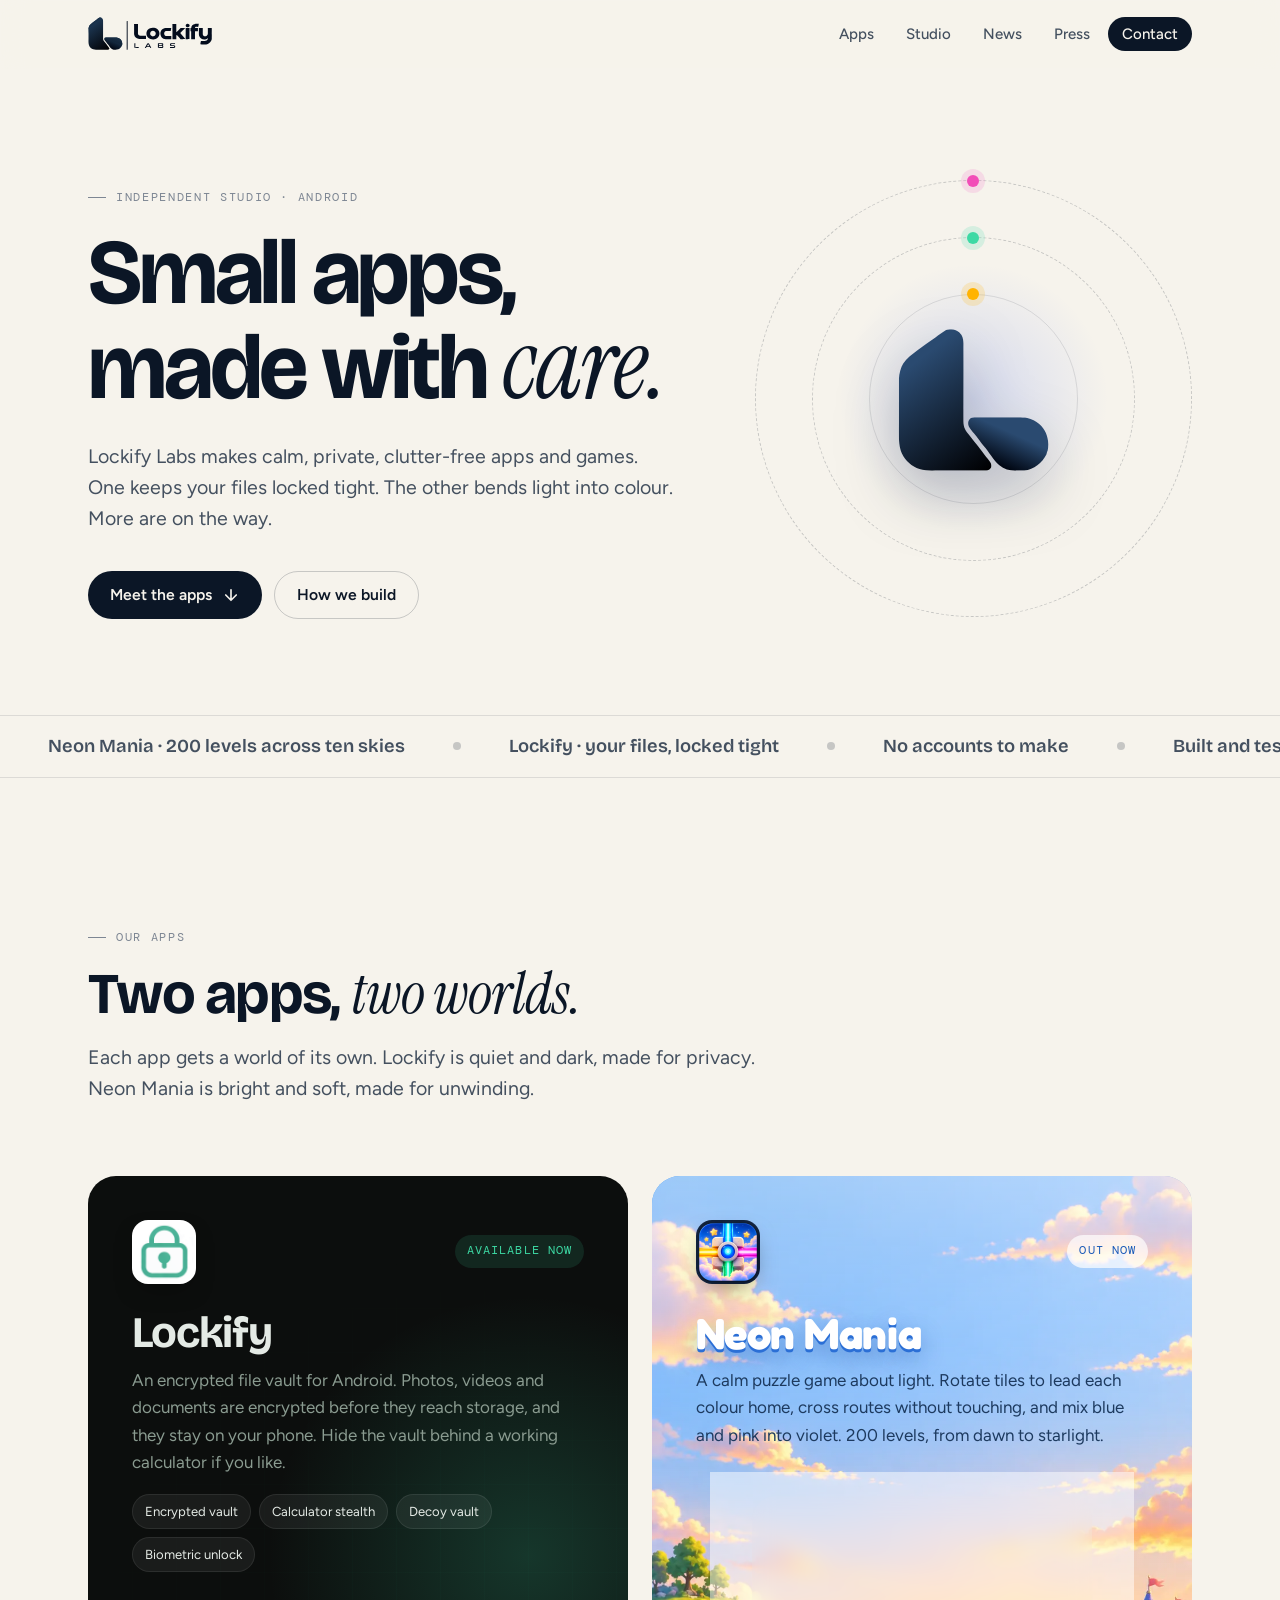
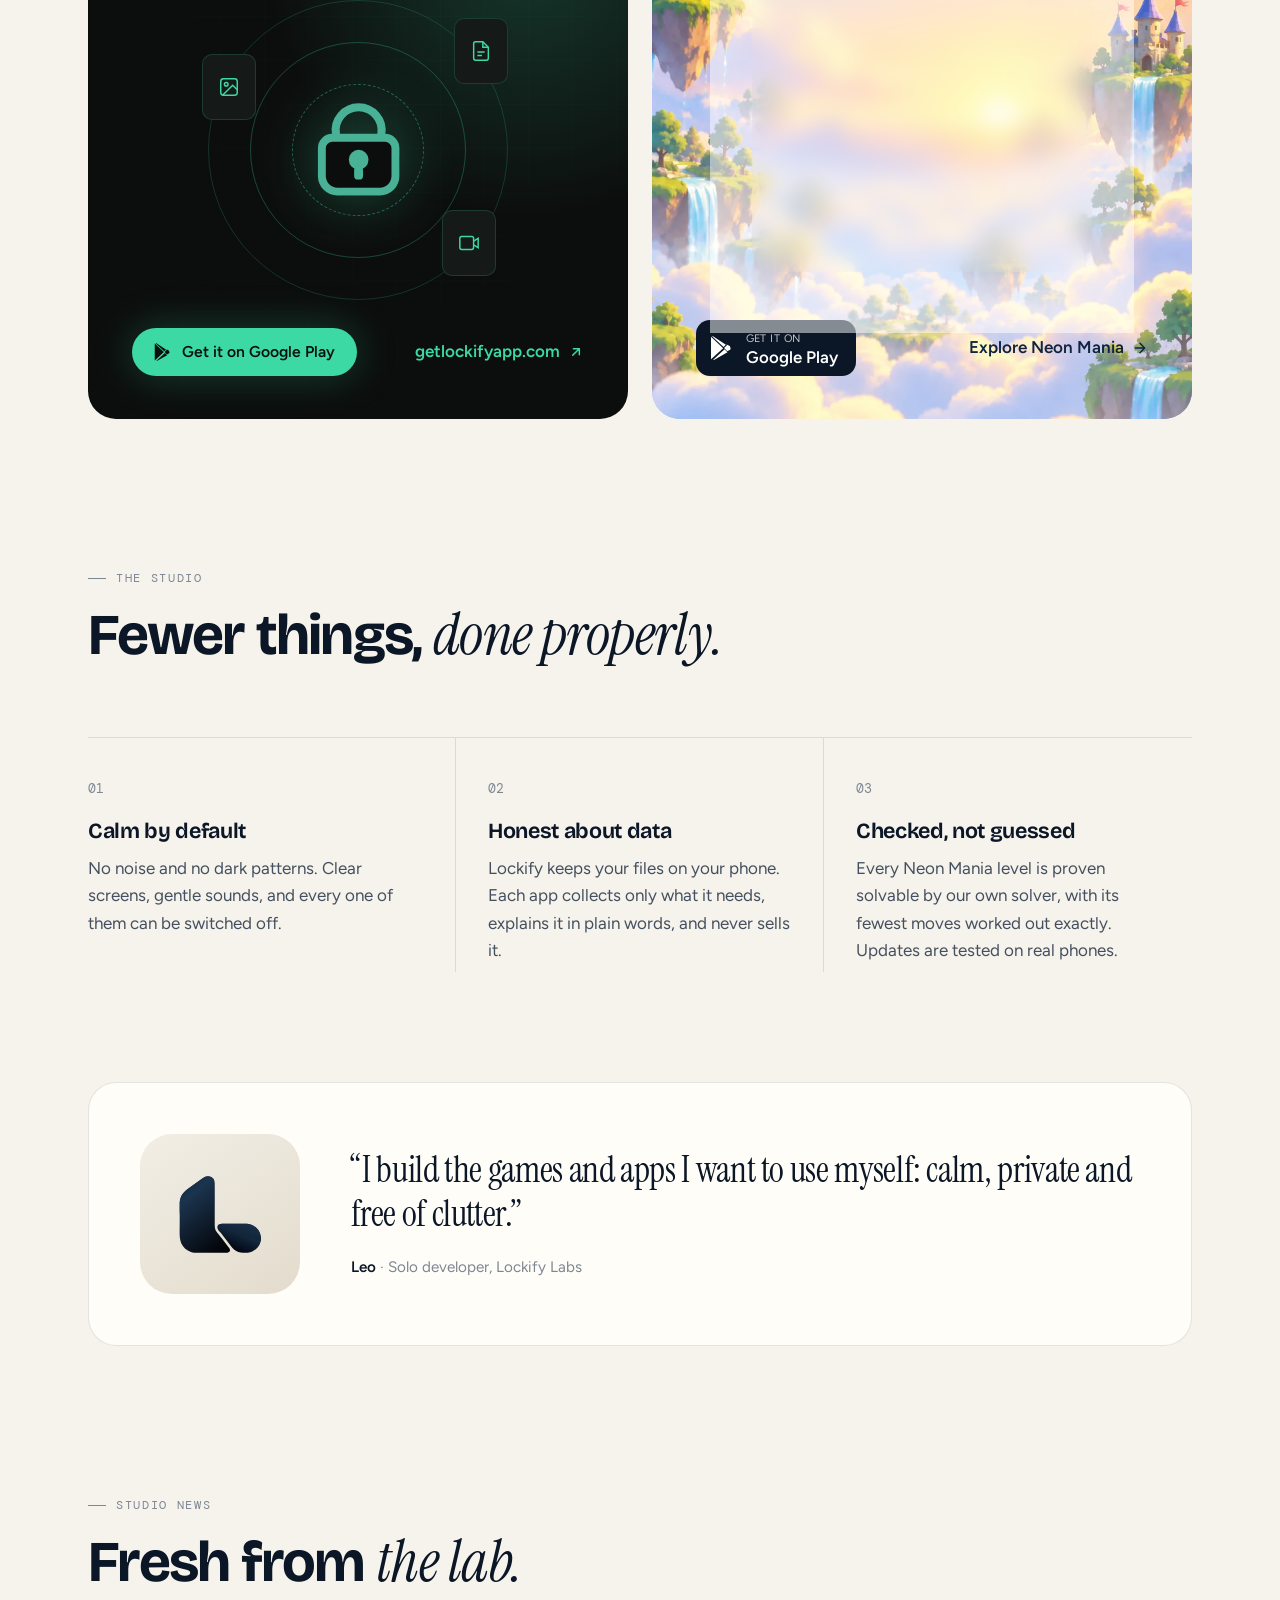
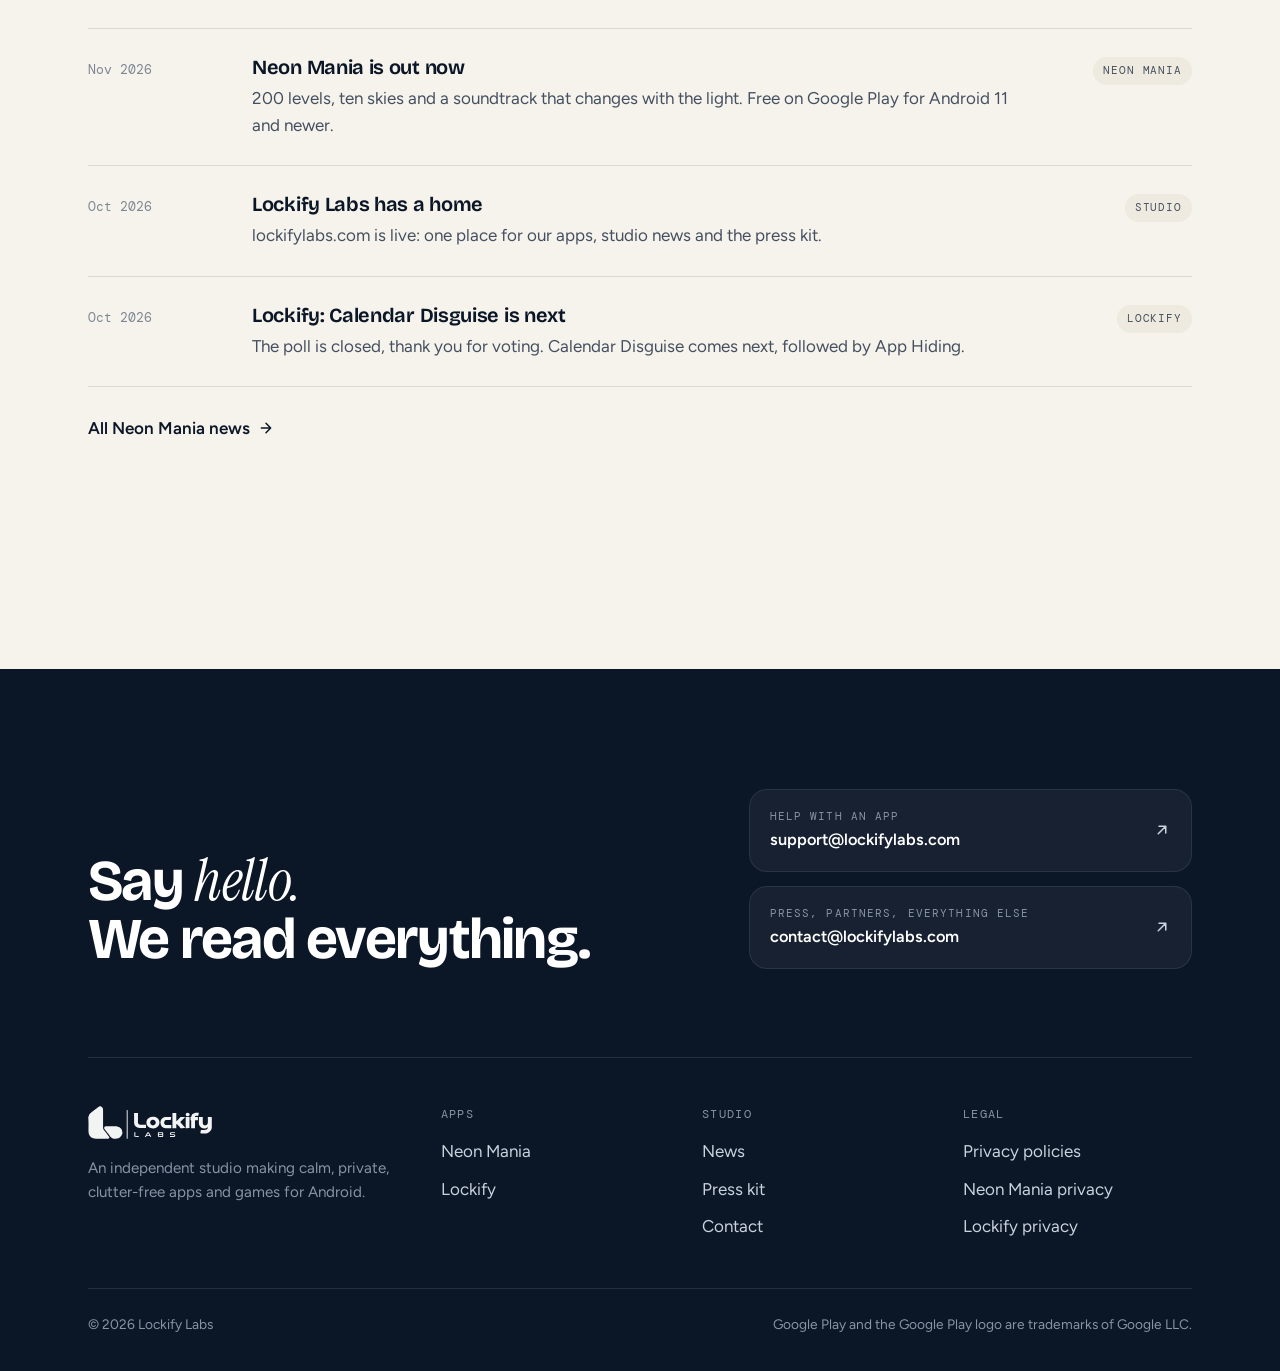
<file: index.html>
<!DOCTYPE html>
<html lang="en">
<head>
  <meta charset="UTF-8">
  <meta name="viewport" content="width=device-width, initial-scale=1.0">
  <title>Lockify Labs — Small apps, made with care</title>
  <meta name="description" content="Lockify Labs is an independent studio making calm, private, clutter-free apps and games for Android: Lockify, the encrypted vault, and Neon Mania, a colour-mixing light puzzle.">
  <meta name="theme-color" content="#F6F3EC">
  <link rel="canonical" href="https://lockifylabs.com/">
  <meta property="og:type" content="website">
  <meta property="og:site_name" content="Lockify Labs">
  <meta property="og:title" content="Lockify Labs — Small apps, made with care">
  <meta property="og:description" content="Calm, private, clutter-free apps and games for Android.">
  <meta property="og:url" content="https://lockifylabs.com/">
  <meta property="og:image" content="https://lockifylabs.com/assets/brand/lockify-labs-logo.png">
  <link rel="icon" type="image/svg+xml" href="/assets/brand/lockify-labs-mark.svg">
  <link rel="preconnect" href="https://fonts.googleapis.com">
  <link rel="preconnect" href="https://fonts.gstatic.com" crossorigin>
  <link href="https://fonts.googleapis.com/css2?family=Bricolage+Grotesque:opsz,wght@12..96,500..800&family=DM+Mono&family=Figtree:wght@400;500;600&family=Fredoka:wght@600;700&family=Instrument+Serif:ital@1&display=swap" rel="stylesheet">
  <link rel="stylesheet" href="/assets/css/site.css">
  <script type="application/ld+json">
  {"@context":"https://schema.org","@type":"Organization","name":"Lockify Labs","url":"https://lockifylabs.com/","logo":"https://lockifylabs.com/assets/brand/lockify-labs-logo.png","email":"contact@lockifylabs.com"}
  </script>
</head>
<body>
<a class="skip" href="#main">Skip to content</a>

<header class="nav">
  <div class="wrap nav-inner">
    <a class="brand" href="/" aria-label="Lockify Labs home"><img src="/assets/brand/lockify-labs-logo-tight.svg" alt="Lockify Labs" width="111" height="30"></a>
    <button class="nav-toggle" aria-label="Menu" aria-expanded="false" aria-controls="nav-links"><span></span></button>
    <ul class="nav-links" id="nav-links">
      <li><a href="/#apps">Apps</a></li>
      <li><a href="/#studio">Studio</a></li>
      <li><a href="/#news">News</a></li>
      <li><a href="/press/">Press</a></li>
      <li><a class="nav-cta" href="/#contact">Contact</a></li>
    </ul>
  </div>
</header>

<main id="main">

  <!-- Hero -->
  <section class="hero">
    <div class="wrap hero-grid">
      <div>
        <span class="eyebrow reveal">Independent studio · Android</span>
        <h1 class="display reveal d1">Small apps,<br>made with <span class="serif">care.</span></h1>
        <p class="lede reveal d2">Lockify Labs makes calm, private, clutter-free apps and games. One keeps your files locked tight. The other bends light into colour. More are on the way.</p>
        <div class="hero-actions reveal d3">
          <a class="btn btn-ink" href="#apps">Meet the apps
            <svg viewBox="0 0 24 24" fill="none" stroke="currentColor" stroke-width="2.2" stroke-linecap="round" stroke-linejoin="round"><path d="M12 5v14M5 12l7 7 7-7"/></svg>
          </a>
          <a class="btn btn-line" href="#studio">How we build</a>
        </div>
      </div>

      <div class="hero-mark" aria-hidden="true">
        <div class="halo"></div>
        <div class="orbit"></div>
        <div class="orbit two"></div>
        <div class="orbit three"></div>
        <svg class="mark" viewBox="0 0 1051 1055">
          <defs>
            <linearGradient id="mk0" gradientUnits="userSpaceOnUse" x1="1028.49" y1="1087.69" x2="594.19" y2="521.70"><stop offset="0" stop-color="#000002"/><stop offset="1" stop-color="#2A4A70"/></linearGradient>
            <linearGradient id="mk2" gradientUnits="userSpaceOnUse" x1="1067.35" y1="1059.38" x2="1145.67" y2="885.54"><stop offset="0" stop-color="#000612"/><stop offset="1" stop-color="#2A4A70"/></linearGradient>
            <linearGradient id="mk-sheen"><stop offset="0" stop-color="#fff" stop-opacity="0"/><stop offset="0.5" stop-color="#fff" stop-opacity="0.6"/><stop offset="1" stop-color="#fff" stop-opacity="0"/></linearGradient>
            <clipPath id="mk-ink"><use href="#mk-stem"/><use href="#mk-foot"/></clipPath>
          </defs>
          <g class="mark-stem">
            <path id="mk-stem" fill="url(#mk0)" transform="matrix(1.14863 0 0 1.14799 -557.088 -277.812)" d="M533.095 712.656C532.249 699.473 532.898 679.278 532.701 665.474C532.347 639.814 532.8 613.919 532.8 588.142C533.745 562.148 542.846 527.49 556.584 505.336C575.148 475.414 607.767 451.951 635.293 431.254C668.02 406.648 700.865 383.639 734.448 360.431C753.456 347.277 771.361 332.744 791.383 321.263C799.783 316.439 813.059 314.814 822.593 315.021C839.217 315.365 855.24 321.874 867.157 333.561C871.412 337.618 874.13 342.048 877.813 345.898L878.661 346.774C891.66 372.167 888.913 388.936 889.08 416.731L889.277 491.06C889.572 601.957 888.529 712.873 889.041 823.78C889.208 860.023 901.922 876.141 923.116 903.198C952.978 941.293 983.911 978.501 1012.02 1017.93C1023.41 1034.03 1049.67 1055.92 1043.56 1077.79C1040.29 1088.08 1026.06 1097.45 1015.64 1096.87C996.498 1097.24 977.746 1097.13 958.778 1097.14L851.429 1097.15L749.418 1097.27C715.175 1097.32 679.001 1099.95 646.363 1088.53C603.758 1073.93 568.787 1042.89 549.198 1002.35C526.477 954.585 532.623 872.902 532.652 819.191L532.721 749.53C532.751 738.955 532.347 722.768 533.095 712.656Z"/>
          </g>
          <g class="mark-foot">
            <path id="mk-foot" fill="url(#mk2)" transform="matrix(1.14863 0 0 1.14799 -557.088 -277.812)" d="M950.239 802.581C963.259 801.567 982.572 802.138 995.995 802.148L1077.57 802.207L1163.1 802.118C1188.88 802.079 1217.55 800.651 1242.48 806.155C1266.9 811.797 1289.55 823.336 1308.46 839.76C1342.29 869.033 1354.71 904.459 1359.37 948.323C1360.75 961.418 1357.05 975.252 1354.81 988.249C1352.91 989.726 1349.96 1003.8 1348.01 1007.66C1324.19 1055.05 1279.55 1090.82 1225.91 1096.4C1213.2 1097.72 1200.43 1096.65 1187.65 1097.35C1150.85 1099.39 1116.71 1092.4 1088.02 1068.01C1055.21 1038.61 1030.07 993.094 1000.61 959.666C992.401 950.352 984.306 937.936 976.525 927.981C966.913 915.624 957.153 903.376 947.245 891.255C930.128 870.667 900.465 842.526 923.58 813.855C930.355 805.456 939.918 803.26 950.239 802.581Z"/>
          </g>
          <!-- The intro's light sweep, laid only over the ink. -->
          <g clip-path="url(#mk-ink)"><g transform="rotate(35 525 527)"><rect class="mark-sheen" x="-900" y="-700" width="420" height="2500" fill="url(#mk-sheen)"/></g></g>
        </svg>
      </div>
    </div>
  </section>

  <div class="ticker" aria-hidden="true">
    <div class="ticker-track">
      <span>Neon Mania · 200 levels across ten skies</span>
      <span>Lockify · your files, locked tight</span>
      <span>No accounts to make</span>
      <span>Built and tested by one developer</span>
      <span>Neon Mania · 200 levels across ten skies</span>
      <span>Lockify · your files, locked tight</span>
      <span>No accounts to make</span>
      <span>Built and tested by one developer</span>
    </div>
  </div>

  <!-- Apps -->
  <section class="section" id="apps">
    <div class="wrap">
      <div class="section-head">
        <span class="eyebrow reveal">Our apps</span>
        <h2 class="h2 reveal d1">Two apps, <span class="serif">two worlds.</span></h2>
        <p class="lede reveal d2">Each app gets a world of its own. Lockify is quiet and dark, made for privacy. Neon Mania is bright and soft, made for unwinding.</p>
      </div>

      <div class="worlds">
        <!-- Lockify -->
        <article class="world world-lockify reveal">
          <div class="world-top">
            <img class="world-icon" src="/assets/img/lockify-icon.png" alt="" width="64" height="64">
            <span class="world-chip">Available now</span>
          </div>
          <h3>Lockify</h3>
          <p>An encrypted file vault for Android. Photos, videos and documents are encrypted before they reach storage, and they stay on your phone. Hide the vault behind a working calculator if you like.</p>
          <div class="tags">
            <span class="tag">Encrypted vault</span>
            <span class="tag">Calculator stealth</span>
            <span class="tag">Decoy vault</span>
            <span class="tag">Biometric unlock</span>
          </div>
          <div class="world-stage" aria-hidden="true">
            <div class="vault">
              <div class="vault-ring"></div>
              <div class="vault-ring r2"></div>
              <div class="vault-ring r3"></div>
              <svg class="vault-lock" viewBox="0 0 88 88" fill="none">
                <g class="shackle"><path d="M27 36.5V31.6a17.73 17.73 0 1 1 35 0v4.9" stroke="#49B195" stroke-width="6.2"/></g>
                <rect x="13" y="31.6" width="63" height="47.5" rx="18.5" fill="#0c0e0d"/>
                <path d="M24.1 34.6H64.9a8 8 0 0 1 8 8V64.1a12 12 0 0 1-12 12H28.1a12 12 0 0 1-12-12V42.6a8 8 0 0 1 8-8Z" stroke="#49B195" stroke-width="6.1"/>
                <circle cx="44.5" cy="51.5" r="7.6" fill="#49B195"/>
                <rect x="41" y="57" width="6.9" height="9.8" rx="3" fill="#49B195"/>
              </svg>
              <div class="vault-file f1"><svg viewBox="0 0 24 24" fill="none" stroke="currentColor" stroke-width="1.6"><rect x="3" y="3" width="18" height="18" rx="3"/><circle cx="9" cy="9" r="2"/><path d="m21 15-5-5L5 21"/></svg></div>
              <div class="vault-file f2"><svg viewBox="0 0 24 24" fill="none" stroke="currentColor" stroke-width="1.6"><path d="M14 2H6a2 2 0 0 0-2 2v16a2 2 0 0 0 2 2h12a2 2 0 0 0 2-2V8z"/><path d="M14 2v6h6M8 13h8M8 17h5"/></svg></div>
              <div class="vault-file f3"><svg viewBox="0 0 24 24" fill="none" stroke="currentColor" stroke-width="1.6"><rect x="2" y="5" width="15" height="14" rx="2"/><path d="m17 10 5-3v10l-5-3"/></svg></div>
            </div>
          </div>
          <div class="world-foot">
            <a class="btn btn-world" href="https://play.google.com/store/apps/details?id=com.leo.lockify&amp;referrer=utm_source%3Dlockifylabs.com" rel="noopener">
              <svg viewBox="0 0 24 24" fill="currentColor"><path d="M3.18 23.76c.37.21.8.22 1.17.02l13.12-7.56-2.9-2.9-11.39 10.44zM20.07 10.3 17.35 8.74l-3.24 3.24 3.24 3.24 2.74-1.58c.78-.45.78-1.89-.02-2.34zM1.01.76C.99.84.98.93.98 1.02v21.96c0 .09.01.18.03.26l12.14-11.11L1.01.76zm15.27 8.28L3.35.47C2.98.27 2.57.29 2.2.5l11.39 10.43 2.69-2.69z"/></svg>
              Get it on Google Play
            </a>
            <a class="arrow-link" href="https://getlockifyapp.com" rel="noopener">getlockifyapp.com
              <svg viewBox="0 0 24 24" fill="none" stroke="currentColor" stroke-width="2.2" stroke-linecap="round" stroke-linejoin="round"><path d="M7 17 17 7M8 7h9v9"/></svg>
            </a>
          </div>
        </article>

        <!-- Neon Mania -->
        <article class="world world-neon reveal d1">
          <div class="sky" style="background-image:url('/assets/img/skies/sunrise.webp')"></div>
          <div class="world-top">
            <img class="world-icon" src="/assets/img/neon-mania-icon.png" alt="" width="64" height="64">
            <span class="world-chip">Out now</span>
          </div>
          <h3>Neon Mania</h3>
          <p>A calm puzzle game about light. Rotate tiles to lead each colour home, cross routes without touching, and mix blue and pink into violet. 200 levels, from dawn to starlight.</p>
          <div class="world-stage">
            <div class="board-card frost">
              <div class="board-status"><span>Try it: tap the tiles</span><span>Moves <b data-moves>0</b></span></div>
              <div id="home-board"></div>
            </div>
          </div>
          <div class="world-foot">
            <a class="play-badge" href="https://play.google.com/store/apps/details?id=com.lockifylabs.neonmania&amp;referrer=utm_source%3Dlockifylabs.com" rel="noopener" aria-label="Get Neon Mania on Google Play">
              <svg viewBox="0 0 24 24" fill="currentColor"><path d="M3.18 23.76c.37.21.8.22 1.17.02l13.12-7.56-2.9-2.9-11.39 10.44zM20.07 10.3 17.35 8.74l-3.24 3.24 3.24 3.24 2.74-1.58c.78-.45.78-1.89-.02-2.34zM1.01.76C.99.84.98.93.98 1.02v21.96c0 .09.01.18.03.26l12.14-11.11L1.01.76zm15.27 8.28L3.35.47C2.98.27 2.57.29 2.2.5l11.39 10.43 2.69-2.69z"/></svg>
              <span><small>Get it on</small><strong>Google Play</strong></span>
            </a>
            <a class="arrow-link" href="/neon-mania/">Explore Neon Mania
              <svg viewBox="0 0 24 24" fill="none" stroke="currentColor" stroke-width="2.2" stroke-linecap="round" stroke-linejoin="round"><path d="M5 12h14M12 5l7 7-7 7"/></svg>
            </a>
          </div>
        </article>
      </div>
    </div>
  </section>

  <!-- Studio -->
  <section class="section" id="studio" style="padding-top:0">
    <div class="wrap">
      <div class="section-head">
        <span class="eyebrow reveal">The studio</span>
        <h2 class="h2 reveal d1">Fewer things, <span class="serif">done properly.</span></h2>
      </div>
      <div class="principles">
        <div class="principle reveal">
          <span class="num">01</span>
          <h3 class="h3">Calm by default</h3>
          <p>No noise and no dark patterns. Clear screens, gentle sounds, and every one of them can be switched off.</p>
        </div>
        <div class="principle reveal d1">
          <span class="num">02</span>
          <h3 class="h3">Honest about data</h3>
          <p>Lockify keeps your files on your phone. Each app collects only what it needs, explains it in plain words, and never sells it.</p>
        </div>
        <div class="principle reveal d2">
          <span class="num">03</span>
          <h3 class="h3">Checked, not guessed</h3>
          <p>Every Neon Mania level is proven solvable by our own solver, with its fewest moves worked out exactly. Updates are tested on real phones.</p>
        </div>
      </div>

      <figure class="maker reveal">
        <div class="maker-mark"><img src="/assets/brand/lockify-labs-mark.svg" alt="" width="90" height="90"></div>
        <div>
          <blockquote>“I build the games and apps I want to use myself: calm, private and free of clutter.”</blockquote>
          <cite><b>Leo</b> · Solo developer, Lockify Labs</cite>
        </div>
      </figure>
    </div>
  </section>

  <!-- News -->
  <section class="section" id="news" style="padding-top:0">
    <div class="wrap">
      <div class="section-head" style="margin-bottom:36px">
        <span class="eyebrow reveal">Studio news</span>
        <h2 class="h2 reveal d1">Fresh from <span class="serif">the lab.</span></h2>
      </div>
      <div class="news-list reveal">
        <article class="news-item">
          <span class="date">Nov 2026</span>
          <div><h3 class="h3">Neon Mania is out now</h3><p>200 levels, ten skies and a soundtrack that changes with the light. Free on Google Play for Android 11 and newer.</p></div>
          <span class="news-badge">Neon Mania</span>
        </article>
        <article class="news-item">
          <span class="date">Oct 2026</span>
          <div><h3 class="h3">Lockify Labs has a home</h3><p>lockifylabs.com is live: one place for our apps, studio news and the press kit.</p></div>
          <span class="news-badge">Studio</span>
        </article>
        <article class="news-item">
          <span class="date">Oct 2026</span>
          <div><h3 class="h3">Lockify: Calendar Disguise is next</h3><p>The poll is closed, thank you for voting. Calendar Disguise comes next, followed by App Hiding.</p></div>
          <span class="news-badge">Lockify</span>
        </article>
      </div>
      <p style="margin-top:28px"><a class="arrow-link" href="/neon-mania/updates/">All Neon Mania news
        <svg viewBox="0 0 24 24" fill="none" stroke="currentColor" stroke-width="2.2" stroke-linecap="round" stroke-linejoin="round"><path d="M5 12h14M12 5l7 7-7 7"/></svg></a></p>
    </div>
  </section>

</main>

<footer class="footer" id="contact">
  <div class="wrap">
    <div class="footer-cta">
      <h2 class="h2">Say <span class="serif">hello.</span><br>We read everything.</h2>
      <div class="mail-list">
        <a class="mail" href="mailto:support@lockifylabs.com"><span><small>Help with an app</small><strong>support@lockifylabs.com</strong></span><svg viewBox="0 0 24 24" fill="none" stroke="currentColor" stroke-width="2" stroke-linecap="round" stroke-linejoin="round"><path d="M7 17 17 7M8 7h9v9"/></svg></a>
        <a class="mail" href="mailto:contact@lockifylabs.com"><span><small>Press, partners, everything else</small><strong>contact@lockifylabs.com</strong></span><svg viewBox="0 0 24 24" fill="none" stroke="currentColor" stroke-width="2" stroke-linecap="round" stroke-linejoin="round"><path d="M7 17 17 7M8 7h9v9"/></svg></a>
      </div>
    </div>
    <div class="footer-grid">
      <div class="footer-brand">
        <img src="/assets/brand/lockify-labs-logo-tight.svg" alt="Lockify Labs" width="125" height="34">
        <p>An independent studio making calm, private, clutter-free apps and games for Android.</p>
      </div>
      <div><h4>Apps</h4><ul><li><a href="/neon-mania/">Neon Mania</a></li><li><a href="https://getlockifyapp.com" rel="noopener">Lockify</a></li></ul></div>
      <div><h4>Studio</h4><ul><li><a href="/neon-mania/updates/">News</a></li><li><a href="/press/">Press kit</a></li><li><a href="mailto:contact@lockifylabs.com">Contact</a></li></ul></div>
      <div><h4>Legal</h4><ul><li><a href="/privacy/">Privacy policies</a></li><li><a href="/neon-mania/privacy/">Neon Mania privacy</a></li><li><a href="https://getlockifyapp.com/privacy.html" rel="noopener">Lockify privacy</a></li></ul></div>
    </div>
    <div class="footer-base"><span>© <span data-year>2026</span> Lockify Labs</span><span>Google Play and the Google Play logo are trademarks of Google LLC.</span></div>
  </div>
</footer>

<script src="/assets/js/site.js"></script>
<script src="/assets/js/board.js"></script>
<script>
  (function () {
    var host = document.getElementById('home-board');
    var counter = document.querySelector('[data-moves]');
    var status = host.parentNode.querySelector('.board-status span');
    NeonBoard.mount(host, NeonPuzzles.mixer, {
      onMove: function (n) { counter.textContent = n; },
      onWin: function (n, min) { status.textContent = n <= min ? 'Perfect! Violet made.' : 'Solved! Violet made.'; }
    });
  })();
</script>
</body>
</html>
</file>
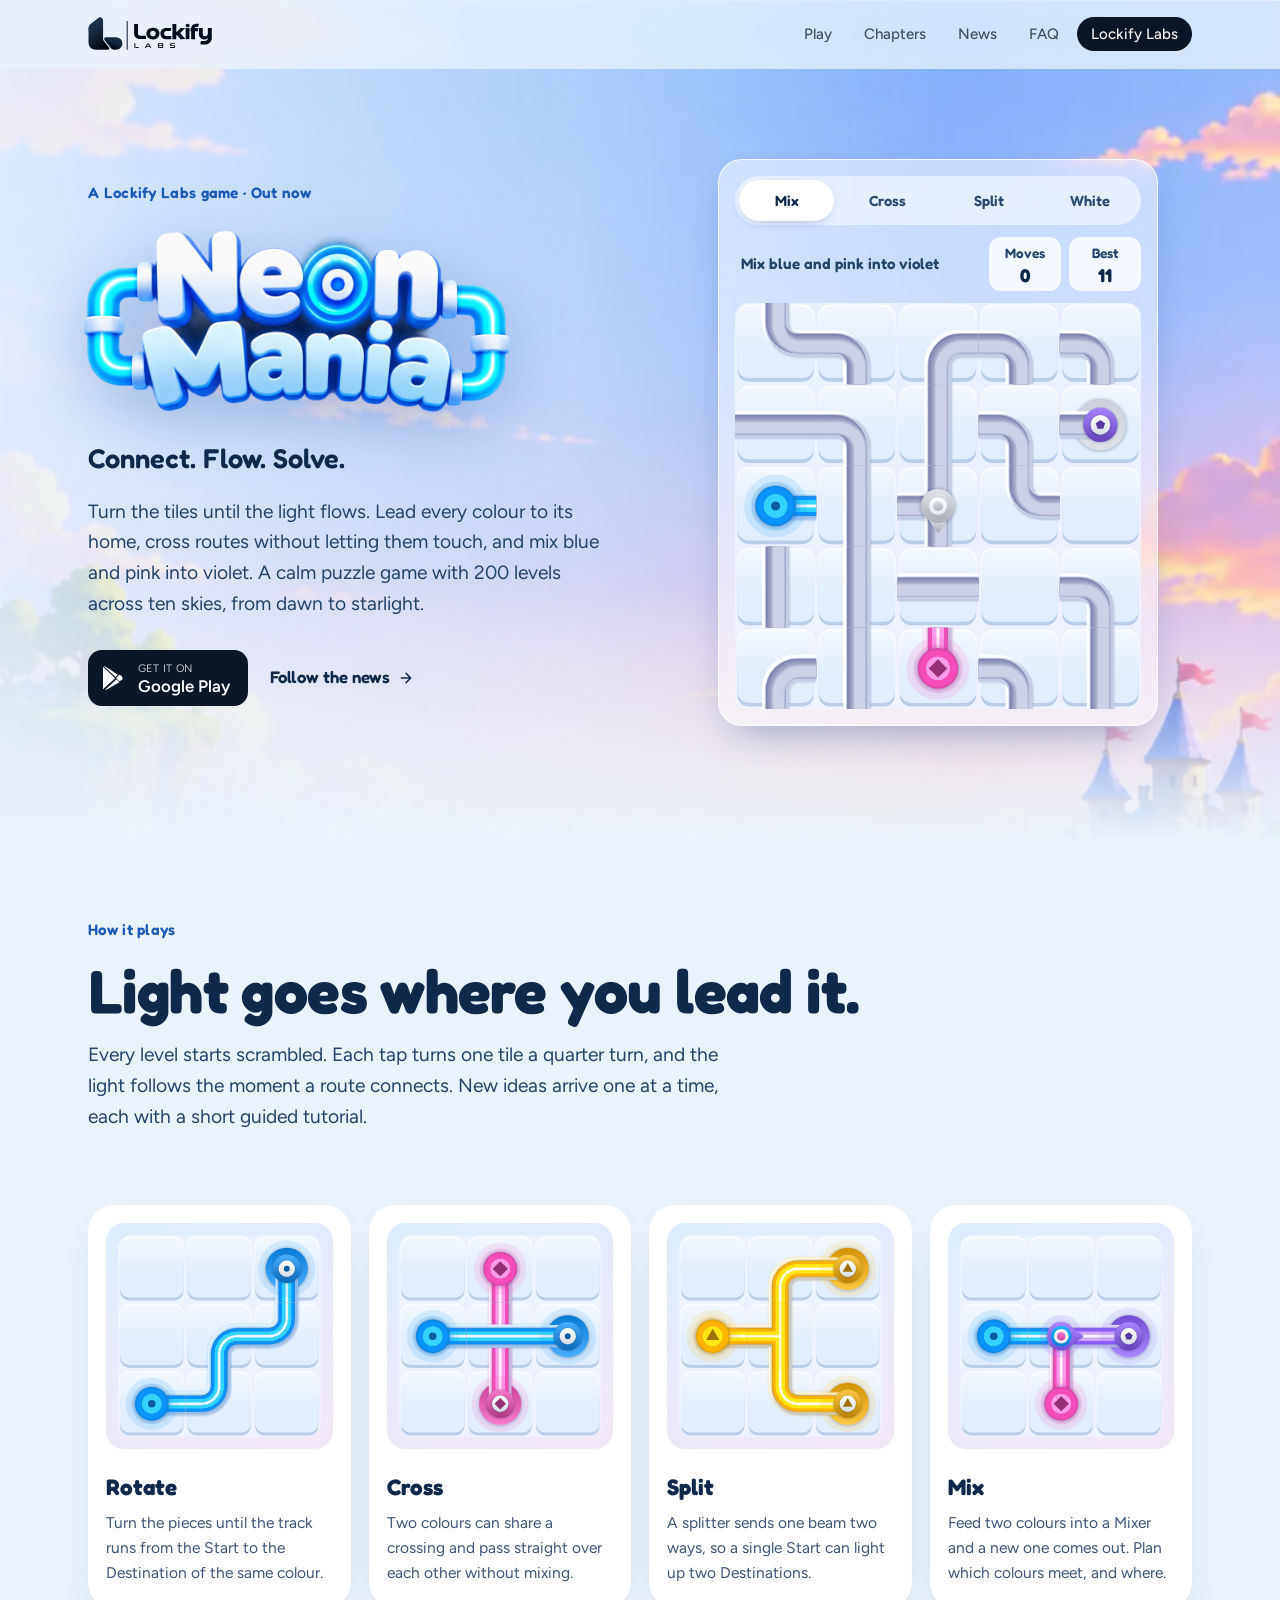
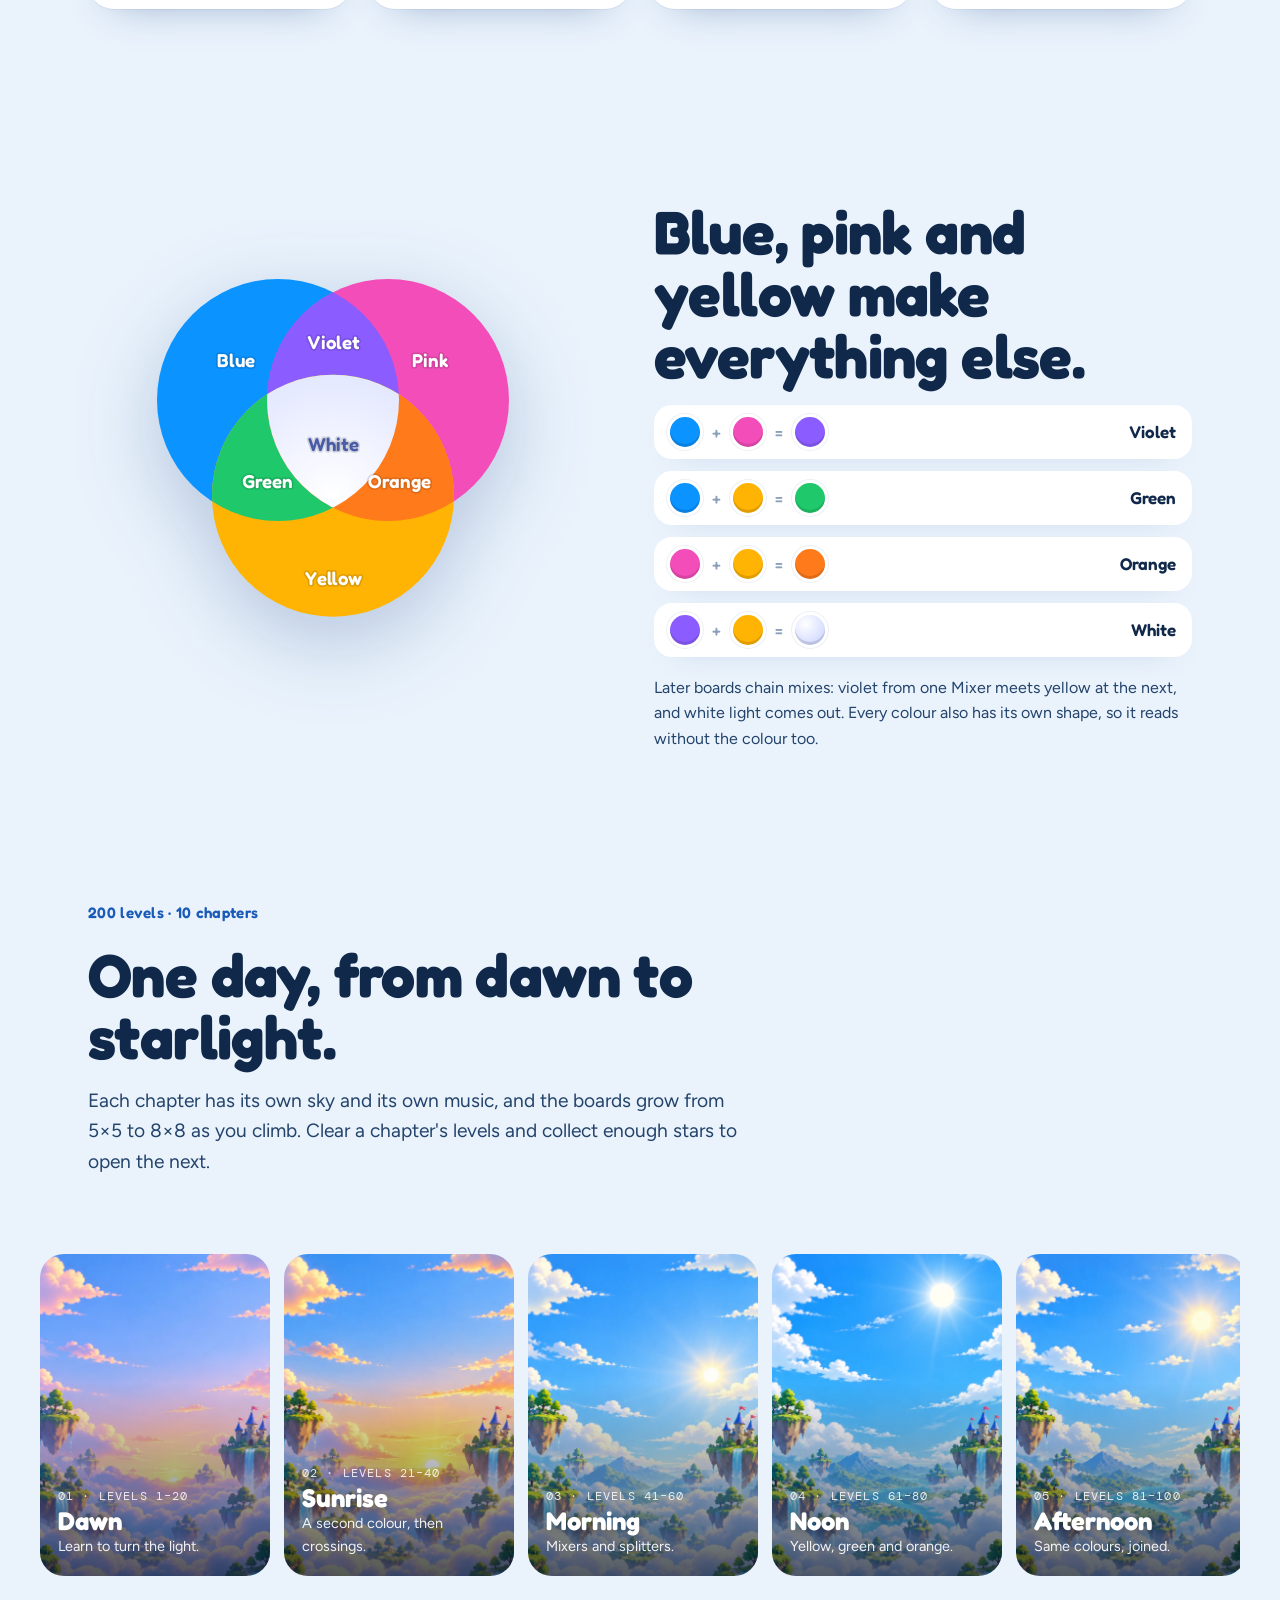
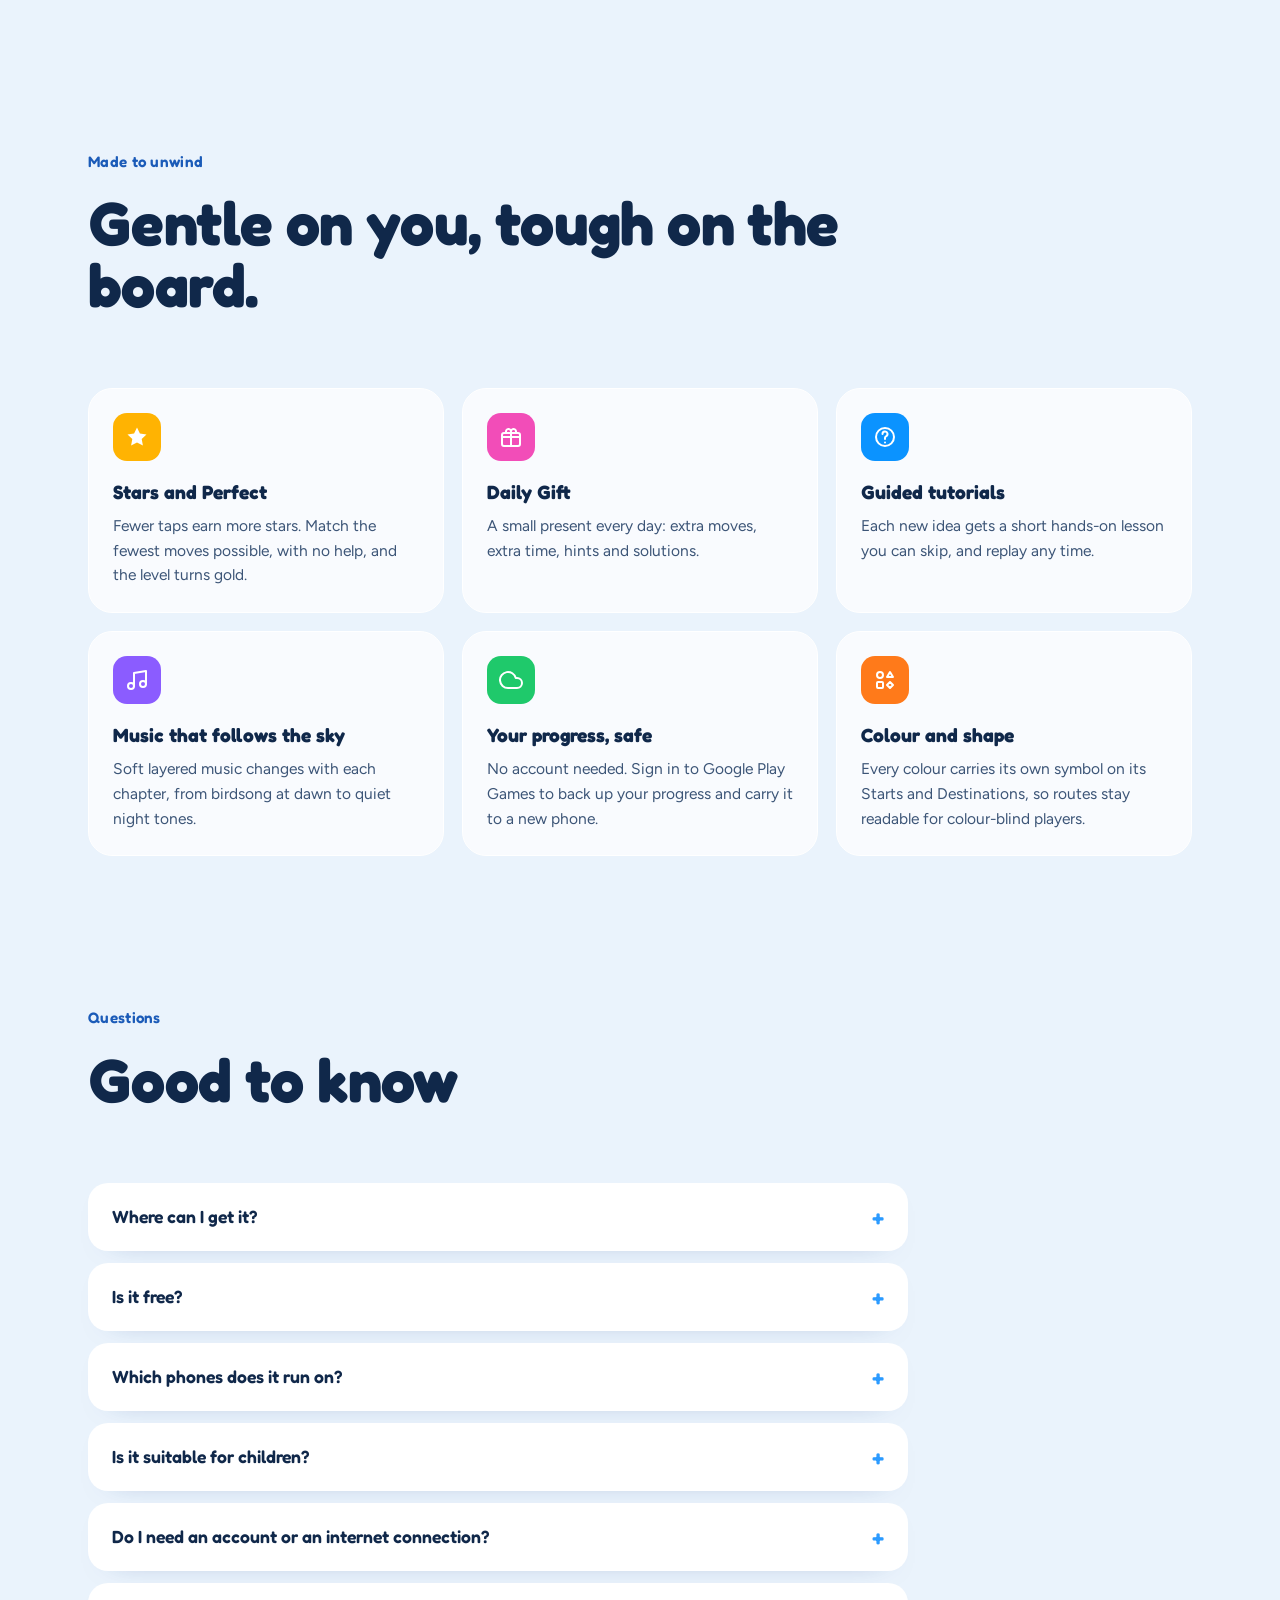
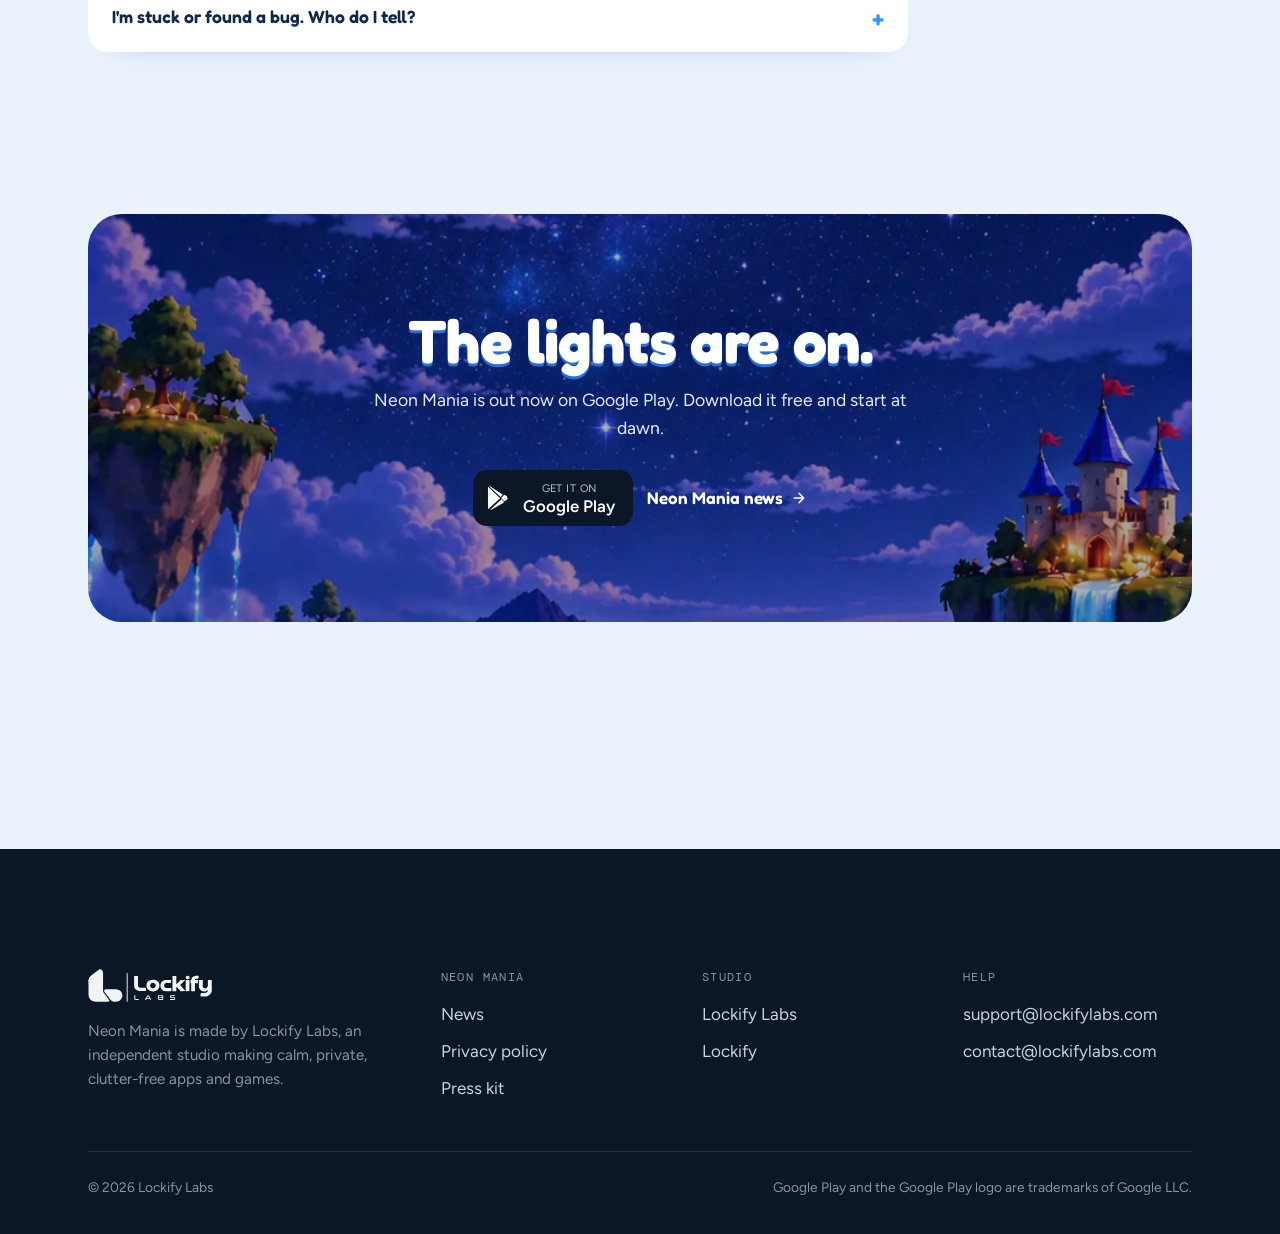
<file: neon-mania/index.html>
<!DOCTYPE html>
<html lang="en">
<head>
  <meta charset="UTF-8">
  <meta name="viewport" content="width=device-width, initial-scale=1.0">
  <title>Neon Mania — A calm puzzle game about light</title>
  <meta name="description" content="Rotate tiles to lead each colour home, cross routes without touching, and mix blue and pink into violet. 200 levels across ten skies. Free on Google Play.">
  <meta name="theme-color" content="#EAF3FC">
  <link rel="canonical" href="https://lockifylabs.com/neon-mania/">
  <meta property="og:type" content="website">
  <meta property="og:site_name" content="Lockify Labs">
  <meta property="og:title" content="Neon Mania — A calm puzzle game about light">
  <meta property="og:description" content="Connect. Flow. Solve. 200 levels across ten skies, free on Google Play.">
  <meta property="og:url" content="https://lockifylabs.com/neon-mania/">
  <meta property="og:image" content="https://lockifylabs.com/assets/img/neon-mania-logo.png">
  <link rel="icon" type="image/png" href="/assets/img/neon-mania-icon.png">
  <link rel="apple-touch-icon" href="/assets/img/neon-mania-icon.png">
  <link rel="preconnect" href="https://fonts.googleapis.com">
  <link rel="preconnect" href="https://fonts.gstatic.com" crossorigin>
  <link href="https://fonts.googleapis.com/css2?family=Bricolage+Grotesque:opsz,wght@12..96,500..800&family=DM+Mono&family=Figtree:wght@400;500;600&family=Fredoka:wght@500;600;700&family=Instrument+Serif:ital@1&display=swap" rel="stylesheet">
  <link rel="stylesheet" href="/assets/css/site.css">
  <link rel="stylesheet" href="/assets/css/neon-mania.css">
  <script type="application/ld+json">
  {"@context":"https://schema.org","@type":"VideoGame","name":"Neon Mania","url":"https://lockifylabs.com/neon-mania/","genre":"Puzzle","gamePlatform":"Android","operatingSystem":"Android 11+","publisher":{"@type":"Organization","name":"Lockify Labs","url":"https://lockifylabs.com/"},"image":"https://lockifylabs.com/assets/img/neon-mania-icon.png","installUrl":"https://play.google.com/store/apps/details?id=com.lockifylabs.neonmania","offers":{"@type":"Offer","price":"0","priceCurrency":"USD"}}
  </script>
</head>
<body class="nm">
<a class="skip" href="#main">Skip to content</a>

<header class="nav">
  <div class="wrap nav-inner">
    <a class="brand" href="/" aria-label="Lockify Labs home"><img src="/assets/brand/lockify-labs-logo-tight.svg" alt="Lockify Labs" width="111" height="30"></a>
    <button class="nav-toggle" aria-label="Menu" aria-expanded="false" aria-controls="nav-links"><span></span></button>
    <ul class="nav-links" id="nav-links">
      <li><a href="#play">Play</a></li>
      <li><a href="#chapters">Chapters</a></li>
      <li><a href="/neon-mania/updates/">News</a></li>
      <li><a href="#faq">FAQ</a></li>
      <li><a class="nav-cta" href="/">Lockify Labs</a></li>
    </ul>
  </div>
</header>

<main id="main">

  <!-- Hero -->
  <section class="nm-hero" id="play">
    <div class="sky"></div>
    <div class="wrap nm-hero-grid">
      <div>
        <span class="nm-eyebrow reveal">A Lockify Labs game · Out now</span>
        <h1><img class="nm-logo reveal d1" src="/assets/img/neon-mania-logo.png" alt="Neon Mania" width="1024" height="500"></h1>
        <p class="nm-tagline reveal d1">Connect. Flow. Solve.</p>
        <p class="nm-lede reveal d2">Turn the tiles until the light flows. Lead every colour to its home, cross routes without letting them touch, and mix blue and pink into violet. A calm puzzle game with 200 levels across ten skies, from dawn to starlight.</p>
        <div class="nm-actions reveal d3">
          <a class="play-badge" href="https://play.google.com/store/apps/details?id=com.lockifylabs.neonmania&amp;referrer=utm_source%3Dlockifylabs.com" rel="noopener" aria-label="Get Neon Mania on Google Play">
            <svg viewBox="0 0 24 24" fill="currentColor"><path d="M3.18 23.76c.37.21.8.22 1.17.02l13.12-7.56-2.9-2.9-11.39 10.44zM20.07 10.3 17.35 8.74l-3.24 3.24 3.24 3.24 2.74-1.58c.78-.45.78-1.89-.02-2.34zM1.01.76C.99.84.98.93.98 1.02v21.96c0 .09.01.18.03.26l12.14-11.11L1.01.76zm15.27 8.28L3.35.47C2.98.27 2.57.29 2.2.5l11.39 10.43 2.69-2.69z"/></svg>
            <span><small>Get it on</small><strong>Google Play</strong></span>
          </a>
          <a class="arrow-link" href="/neon-mania/updates/">Follow the news
            <svg viewBox="0 0 24 24" fill="none" stroke="currentColor" stroke-width="2.2" stroke-linecap="round" stroke-linejoin="round"><path d="M5 12h14M12 5l7 7-7 7"/></svg></a>
        </div>
      </div>

      <div class="play-card frost reveal d2">
        <div class="play-tabs" role="tablist" aria-label="Puzzles">
          <button role="tab" aria-selected="true" data-puzzle="mixer">Mix</button>
          <button role="tab" aria-selected="false" data-puzzle="crossing">Cross</button>
          <button role="tab" aria-selected="false" data-puzzle="splitter">Split</button>
          <button role="tab" aria-selected="false" data-puzzle="white">White</button>
        </div>
        <div class="play-hud">
          <span class="play-hint" data-hint>Tap a tile to turn it</span>
          <span class="hud-box">Moves<b data-moves>0</b></span>
          <span class="hud-box">Best<b data-best>0</b></span>
        </div>
        <div id="play-board"></div>
        <div class="play-win" data-win aria-live="polite">
          <span><span class="stars" data-stars>★★★</span> <span data-win-text>Solved!</span></span>
          <button class="gloss" data-next>Next</button>
        </div>
      </div>
    </div>
  </section>

  <!-- Mechanics -->
  <section class="section" style="padding-top:clamp(40px,6vw,80px)">
    <div class="wrap">
      <div class="section-head">
        <span class="nm-eyebrow reveal">How it plays</span>
        <h2 class="nm-title dark reveal d1">Light goes where you lead it.</h2>
        <p class="nm-lede reveal d2">Every level starts scrambled. Each tap turns one tile a quarter turn, and the light follows the moment a route connects. New ideas arrive one at a time, each with a short guided tutorial.</p>
      </div>
      <div class="mech-grid">
        <article class="mech reveal"><div class="mech-board" data-mini="route"></div><h3>Rotate</h3><p>Turn the pieces until the track runs from the Start to the Destination of the same colour.</p></article>
        <article class="mech reveal d1"><div class="mech-board" data-mini="cross"></div><h3>Cross</h3><p>Two colours can share a crossing and pass straight over each other without mixing.</p></article>
        <article class="mech reveal d2"><div class="mech-board" data-mini="split"></div><h3>Split</h3><p>A splitter sends one beam two ways, so a single Start can light up two Destinations.</p></article>
        <article class="mech reveal d3"><div class="mech-board" data-mini="mix"></div><h3>Mix</h3><p>Feed two colours into a Mixer and a new one comes out. Plan which colours meet, and where.</p></article>
      </div>
    </div>
  </section>

  <!-- Colour wheel -->
  <section class="section" style="padding-top:0">
    <div class="wrap wheel">
      <svg class="venn reveal" viewBox="0 0 400 400" aria-hidden="true">
        <defs>
          <clipPath id="cv-b"><circle cx="150" cy="150" r="110"/></clipPath>
          <clipPath id="cv-p"><circle cx="250" cy="150" r="110"/></clipPath>
          <clipPath id="cv-y"><circle cx="200" cy="237" r="110"/></clipPath>
          <radialGradient id="cv-w"><stop offset="0" stop-color="#fff"/><stop offset="1" stop-color="#E4E8FF"/></radialGradient>
        </defs>
        <circle cx="150" cy="150" r="110" fill="#0B93FF"/>
        <circle cx="250" cy="150" r="110" fill="#F24DB8"/>
        <circle cx="200" cy="237" r="110" fill="#FFB302"/>
        <g clip-path="url(#cv-b)"><circle cx="250" cy="150" r="110" fill="#8B5CFF"/><circle cx="200" cy="237" r="110" fill="#1FC96B"/></g>
        <g clip-path="url(#cv-p)"><circle cx="200" cy="237" r="110" fill="#FF7A1A"/></g>
        <g clip-path="url(#cv-b)"><g clip-path="url(#cv-p)"><circle cx="200" cy="237" r="110" fill="url(#cv-w)"/></g></g>
        <g class="venn-labels" font-family="Fredoka, sans-serif" font-weight="600" font-size="17" fill="#fff" text-anchor="middle">
          <text x="112" y="120">Blue</text><text x="288" y="120">Pink</text><text x="200" y="318">Yellow</text>
          <text x="200" y="104">Violet</text><text x="140" y="230">Green</text><text x="260" y="230">Orange</text>
          <text x="200" y="196" fill="#4A5BA8">White</text>
        </g>
      </svg>
      <div>
        <span class="nm-eyebrow reveal">Seven colours, one wheel</span>
        <h2 class="nm-title dark reveal d1" style="margin:14px 0 18px">Blue, pink and yellow make everything else.</h2>
        <div class="recipes">
          <div class="recipe reveal"><i class="c-blue"></i><span class="op">+</span><i class="c-pink"></i><span class="op">=</span><i class="c-violet"></i><span class="name">Violet</span></div>
          <div class="recipe reveal d1"><i class="c-blue"></i><span class="op">+</span><i class="c-yellow"></i><span class="op">=</span><i class="c-green"></i><span class="name">Green</span></div>
          <div class="recipe reveal d2"><i class="c-pink"></i><span class="op">+</span><i class="c-yellow"></i><span class="op">=</span><i class="c-orange"></i><span class="name">Orange</span></div>
          <div class="recipe reveal d3"><i class="c-violet"></i><span class="op">+</span><i class="c-yellow"></i><span class="op">=</span><i class="c-white"></i><span class="name">White</span></div>
        </div>
        <p class="nm-lede reveal" style="margin-top:18px;font-size:1rem">Later boards chain mixes: violet from one Mixer meets yellow at the next, and white light comes out. Every colour also has its own shape, so it reads without the colour too.</p>
      </div>
    </div>
  </section>

  <!-- Chapters -->
  <section class="section" id="chapters" style="padding-top:0">
    <div class="wrap">
      <div class="section-head">
        <span class="nm-eyebrow reveal">200 levels · 10 chapters</span>
        <h2 class="nm-title dark reveal d1">One day, from dawn to starlight.</h2>
        <p class="nm-lede reveal d2">Each chapter has its own sky and its own music, and the boards grow from 5×5 to 8×8 as you climb. Clear a chapter's levels and collect enough stars to open the next.</p>
      </div>
      <div class="chapters reveal" tabindex="0" aria-label="Chapters">
        <article class="chapter"><img src="/assets/img/skies/dawn.webp" alt="" loading="lazy"><span class="n">01 · LEVELS 1–20</span><h3>Dawn</h3><p>Learn to turn the light.</p></article>
        <article class="chapter"><img src="/assets/img/skies/sunrise.webp" alt="" loading="lazy"><span class="n">02 · LEVELS 21–40</span><h3>Sunrise</h3><p>A second colour, then crossings.</p></article>
        <article class="chapter"><img src="/assets/img/skies/morning.webp" alt="" loading="lazy"><span class="n">03 · LEVELS 41–60</span><h3>Morning</h3><p>Mixers and splitters.</p></article>
        <article class="chapter"><img src="/assets/img/skies/noon.webp" alt="" loading="lazy"><span class="n">04 · LEVELS 61–80</span><h3>Noon</h3><p>Yellow, green and orange.</p></article>
        <article class="chapter"><img src="/assets/img/skies/afternoon.webp" alt="" loading="lazy"><span class="n">05 · LEVELS 81–100</span><h3>Afternoon</h3><p>Same colours, joined.</p></article>
        <article class="chapter"><img src="/assets/img/skies/golden-hour.webp" alt="" loading="lazy"><span class="n">06 · LEVELS 101–120</span><h3>Golden Hour</h3><p>Bigger boards, white light.</p></article>
        <article class="chapter"><img src="/assets/img/skies/sunset.webp" alt="" loading="lazy"><span class="n">07 · LEVELS 121–140</span><h3>Sunset</h3><p>Build white from scratch.</p></article>
        <article class="chapter"><img src="/assets/img/skies/dusk.webp" alt="" loading="lazy"><span class="n">08 · LEVELS 141–160</span><h3>Dusk</h3><p>Onto the 8×8 boards.</p></article>
        <article class="chapter"><img src="/assets/img/skies/night.webp" alt="" loading="lazy"><span class="n">09 · LEVELS 161–180</span><h3>Night</h3><p>Long chains, many crossings.</p></article>
        <article class="chapter"><img src="/assets/img/skies/starlight.webp" alt="" loading="lazy"><span class="n">10 · LEVELS 181–200</span><h3>Starlight</h3><p>The finale.</p></article>
      </div>
    </div>
  </section>

  <!-- Features -->
  <section class="section" style="padding-top:0">
    <div class="wrap">
      <div class="section-head">
        <span class="nm-eyebrow reveal">Made to unwind</span>
        <h2 class="nm-title dark reveal d1">Gentle on you, tough on the board.</h2>
      </div>
      <div class="feats">
        <div class="feat reveal"><div class="feat-ico" style="background:#FFB302"><svg viewBox="0 0 24 24" fill="currentColor"><path d="M12 2.5l2.9 6 6.6.9-4.8 4.6 1.2 6.5L12 17.4l-5.9 3.1 1.2-6.5L2.5 9.4l6.6-.9z"/></svg></div><h3>Stars and Perfect</h3><p>Fewer taps earn more stars. Match the fewest moves possible, with no help, and the level turns gold.</p></div>
        <div class="feat reveal d1"><div class="feat-ico" style="background:#F24DB8"><svg viewBox="0 0 24 24" fill="none" stroke="currentColor" stroke-width="2" stroke-linecap="round" stroke-linejoin="round"><rect x="3" y="8" width="18" height="13" rx="2"/><path d="M12 8v13M3 12h18M7.5 8a2.5 2.5 0 1 1 4.5-1.5A2.5 2.5 0 1 1 16.5 8"/></svg></div><h3>Daily Gift</h3><p>A small present every day: extra moves, extra time, hints and solutions.</p></div>
        <div class="feat reveal d2"><div class="feat-ico" style="background:#0B93FF"><svg viewBox="0 0 24 24" fill="none" stroke="currentColor" stroke-width="2" stroke-linecap="round" stroke-linejoin="round"><circle cx="12" cy="12" r="9"/><path d="M9.5 9a2.5 2.5 0 1 1 3.5 2.3c-.6.3-1 .9-1 1.6V14M12 17.5h.01"/></svg></div><h3>Guided tutorials</h3><p>Each new idea gets a short hands-on lesson you can skip, and replay any time.</p></div>
        <div class="feat reveal"><div class="feat-ico" style="background:#8B5CFF"><svg viewBox="0 0 24 24" fill="none" stroke="currentColor" stroke-width="2" stroke-linecap="round" stroke-linejoin="round"><path d="M9 18V5l12-2v13"/><circle cx="6" cy="18" r="3"/><circle cx="18" cy="16" r="3"/></svg></div><h3>Music that follows the sky</h3><p>Soft layered music changes with each chapter, from birdsong at dawn to quiet night tones.</p></div>
        <div class="feat reveal d1"><div class="feat-ico" style="background:#1FC96B"><svg viewBox="0 0 24 24" fill="none" stroke="currentColor" stroke-width="2" stroke-linecap="round" stroke-linejoin="round"><path d="M18 10h-1.26A8 8 0 1 0 9 20h9a5 5 0 0 0 0-10z"/></svg></div><h3>Your progress, safe</h3><p>No account needed. Sign in to Google Play Games to back up your progress and carry it to a new phone.</p></div>
        <div class="feat reveal d2"><div class="feat-ico" style="background:#FF7A1A"><svg viewBox="0 0 24 24" fill="none" stroke="currentColor" stroke-width="2" stroke-linecap="round" stroke-linejoin="round"><circle cx="7" cy="7" r="3"/><path d="M17 4l3 5h-6z"/><rect x="4" y="14" width="6" height="6" rx="1"/><path d="M17 14l3 3-3 3-3-3z"/></svg></div><h3>Colour and shape</h3><p>Every colour carries its own symbol on its Starts and Destinations, so routes stay readable for colour-blind players.</p></div>
      </div>
    </div>
  </section>

  <!-- FAQ -->
  <section class="section" id="faq" style="padding-top:0">
    <div class="wrap">
      <div class="section-head">
        <span class="nm-eyebrow reveal">Questions</span>
        <h2 class="nm-title dark reveal d1">Good to know</h2>
      </div>
      <div class="faq reveal">
        <details><summary>Where can I get it?</summary><p>Neon Mania is out now, free on <a href="https://play.google.com/store/apps/details?id=com.lockifylabs.neonmania&amp;referrer=utm_source%3Dlockifylabs.com" rel="noopener">Google Play</a>. The <a href="/neon-mania/updates/">news page</a> has the latest on new chapters, events and fixes.</p></details>
        <details><summary>Is it free?</summary><p>Yes, it is free to play. You can watch an optional ad for extra items, there are occasional ads between levels, and item packs are available to buy. Neon Mania Plus is a one-time purchase that removes the ads between levels.</p></details>
        <details><summary>Which phones does it run on?</summary><p>Android phones and tablets running Android 11 or newer. An iPhone version is not planned yet.</p></details>
        <details><summary>Is it suitable for children?</summary><p>Yes. Neon Mania is made for all ages. Younger players never see personalised ads, and children under 13 only see ads suitable for them. The <a href="/neon-mania/privacy/">privacy policy</a> has the details.</p></details>
        <details><summary>Do I need an account or an internet connection?</summary><p>No account is needed, and the levels play offline. Ads, purchases and the optional Google Play Games cloud save need a connection.</p></details>
        <details><summary>I'm stuck or found a bug. Who do I tell?</summary><p>Write to <a href="mailto:support@lockifylabs.com">support@lockifylabs.com</a>, or use Settings → Send Feedback in the game, which fills in your phone and game version for us.</p></details>
      </div>
    </div>
  </section>

  <!-- CTA -->
  <section class="section" style="padding-top:0">
    <div class="wrap">
      <div class="nm-cta reveal">
        <img src="/assets/img/skies/starlight.webp" alt="" loading="lazy">
        <h2 class="nm-title">The lights are on.</h2>
        <p>Neon Mania is out now on Google Play. Download it free and start at dawn.</p>
        <div class="row">
          <a class="play-badge" href="https://play.google.com/store/apps/details?id=com.lockifylabs.neonmania&amp;referrer=utm_source%3Dlockifylabs.com" rel="noopener" aria-label="Get Neon Mania on Google Play">
            <svg viewBox="0 0 24 24" fill="currentColor"><path d="M3.18 23.76c.37.21.8.22 1.17.02l13.12-7.56-2.9-2.9-11.39 10.44zM20.07 10.3 17.35 8.74l-3.24 3.24 3.24 3.24 2.74-1.58c.78-.45.78-1.89-.02-2.34zM1.01.76C.99.84.98.93.98 1.02v21.96c0 .09.01.18.03.26l12.14-11.11L1.01.76zm15.27 8.28L3.35.47C2.98.27 2.57.29 2.2.5l11.39 10.43 2.69-2.69z"/></svg>
            <span><small>Get it on</small><strong>Google Play</strong></span>
          </a>
          <a class="arrow-link" href="/neon-mania/updates/">Neon Mania news
            <svg viewBox="0 0 24 24" fill="none" stroke="currentColor" stroke-width="2.2" stroke-linecap="round" stroke-linejoin="round"><path d="M5 12h14M12 5l7 7-7 7"/></svg></a>
        </div>
      </div>
    </div>
  </section>

</main>

<footer class="footer" id="contact">
  <div class="wrap">
    <div class="footer-grid" style="padding-top:0">
      <div class="footer-brand">
        <img src="/assets/brand/lockify-labs-logo-tight.svg" alt="Lockify Labs" width="125" height="34">
        <p>Neon Mania is made by Lockify Labs, an independent studio making calm, private, clutter-free apps and games.</p>
      </div>
      <div><h4>Neon Mania</h4><ul><li><a href="/neon-mania/updates/">News</a></li><li><a href="/neon-mania/privacy/">Privacy policy</a></li><li><a href="/press/#neon-mania">Press kit</a></li></ul></div>
      <div><h4>Studio</h4><ul><li><a href="/">Lockify Labs</a></li><li><a href="https://getlockifyapp.com" rel="noopener">Lockify</a></li></ul></div>
      <div><h4>Help</h4><ul><li><a href="mailto:support@lockifylabs.com">support@lockifylabs.com</a></li><li><a href="mailto:contact@lockifylabs.com">contact@lockifylabs.com</a></li></ul></div>
    </div>
    <div class="footer-base"><span>© <span data-year>2026</span> Lockify Labs</span><span>Google Play and the Google Play logo are trademarks of Google LLC.</span></div>
  </div>
</footer>

<script src="/assets/js/site.js"></script>
<script src="/assets/js/board.js"></script>
<script>
  (function () {
    var N = 0, E = 1, S = 2, W = 3;
    var minis = {
      route: { rows: 3, cols: 3, solved: true, fill: 0, cells: [[2, 0, 'start', [E], 'blue'], [2, 1, 'curve', [W, N]], [1, 1, 'curve', [S, E]], [1, 2, 'curve', [W, N]], [0, 2, 'dest', [S], 'blue']] },
      cross: { rows: 3, cols: 3, solved: true, fill: 0, cells: [[1, 0, 'start', [E], 'blue'], [1, 1, 'cross'], [1, 2, 'dest', [W], 'blue'], [0, 1, 'start', [S], 'pink'], [2, 1, 'dest', [N], 'pink']] },
      split: { rows: 3, cols: 3, solved: true, fill: 0, cells: [[1, 0, 'start', [E], 'yellow'], [1, 1, 'splitter', [W, N, S]], [0, 1, 'curve', [S, E]], [0, 2, 'dest', [W], 'yellow'], [2, 1, 'curve', [N, E]], [2, 2, 'dest', [W], 'yellow']] },
      mix: { rows: 3, cols: 3, solved: true, fill: 0, cells: [[1, 0, 'start', [E], 'blue'], [2, 1, 'start', [N], 'pink'], [1, 1, 'mixer', [W, S, E]], [1, 2, 'dest', [W], 'violet']] }
    };
    document.querySelectorAll('[data-mini]').forEach(function (host) {
      var p = minis[host.getAttribute('data-mini')];
      p.label = host.parentNode.querySelector('h3').textContent + ' example';
      NeonBoard.mount(host, p, { interactive: false });
    });

    var order = ['mixer', 'crossing', 'splitter', 'white'];
    var hints = {
      mixer: 'Mix blue and pink into violet',
      crossing: 'Cross the two routes',
      splitter: 'Light both destinations',
      white: 'Violet and yellow make white'
    };
    var host = document.getElementById('play-board');
    var tabs = document.querySelectorAll('.play-tabs button');
    var movesEl = document.querySelector('[data-moves]');
    var bestEl = document.querySelector('[data-best]');
    var hintEl = document.querySelector('[data-hint]');
    var win = document.querySelector('[data-win]');
    var winText = document.querySelector('[data-win-text]');
    var starsEl = document.querySelector('[data-stars]');
    var current = 'mixer';

    // The game's own star rule (LevelThresholds): gold = min + max(2, 15%), silver = min + max(5, 40%).
    function stars(moves, min) {
      if (moves <= min + Math.max(2, Math.ceil(min * 0.15))) return 3;
      if (moves <= min + Math.max(5, Math.ceil(min * 0.4))) return 2;
      return 1;
    }

    function load(name) {
      current = name;
      tabs.forEach(function (t) { t.setAttribute('aria-selected', t.getAttribute('data-puzzle') === name ? 'true' : 'false'); });
      win.classList.remove('show');
      host.classList.remove('nb-won');
      hintEl.textContent = hints[name];
      movesEl.textContent = '0';
      var board = NeonBoard.mount(host, NeonPuzzles[name], {
        onMove: function (n) { movesEl.textContent = n; },
        onWin: function (n, min) {
          var s = stars(n, min);
          starsEl.innerHTML = '★★★'.slice(0, s) + '<span class="off">' + '★★★'.slice(0, 3 - s) + '</span>';
          winText.textContent = n <= min ? 'Perfect!' : 'Solved in ' + n + ' moves';
          win.classList.add('show');
        }
      });
      bestEl.textContent = board.minMoves;
    }

    tabs.forEach(function (t) { t.addEventListener('click', function () { load(t.getAttribute('data-puzzle')); }); });
    document.querySelector('[data-next]').addEventListener('click', function () {
      load(order[(order.indexOf(current) + 1) % order.length]);
    });
    load('mixer');
  })();
</script>
</body>
</html>
</file>
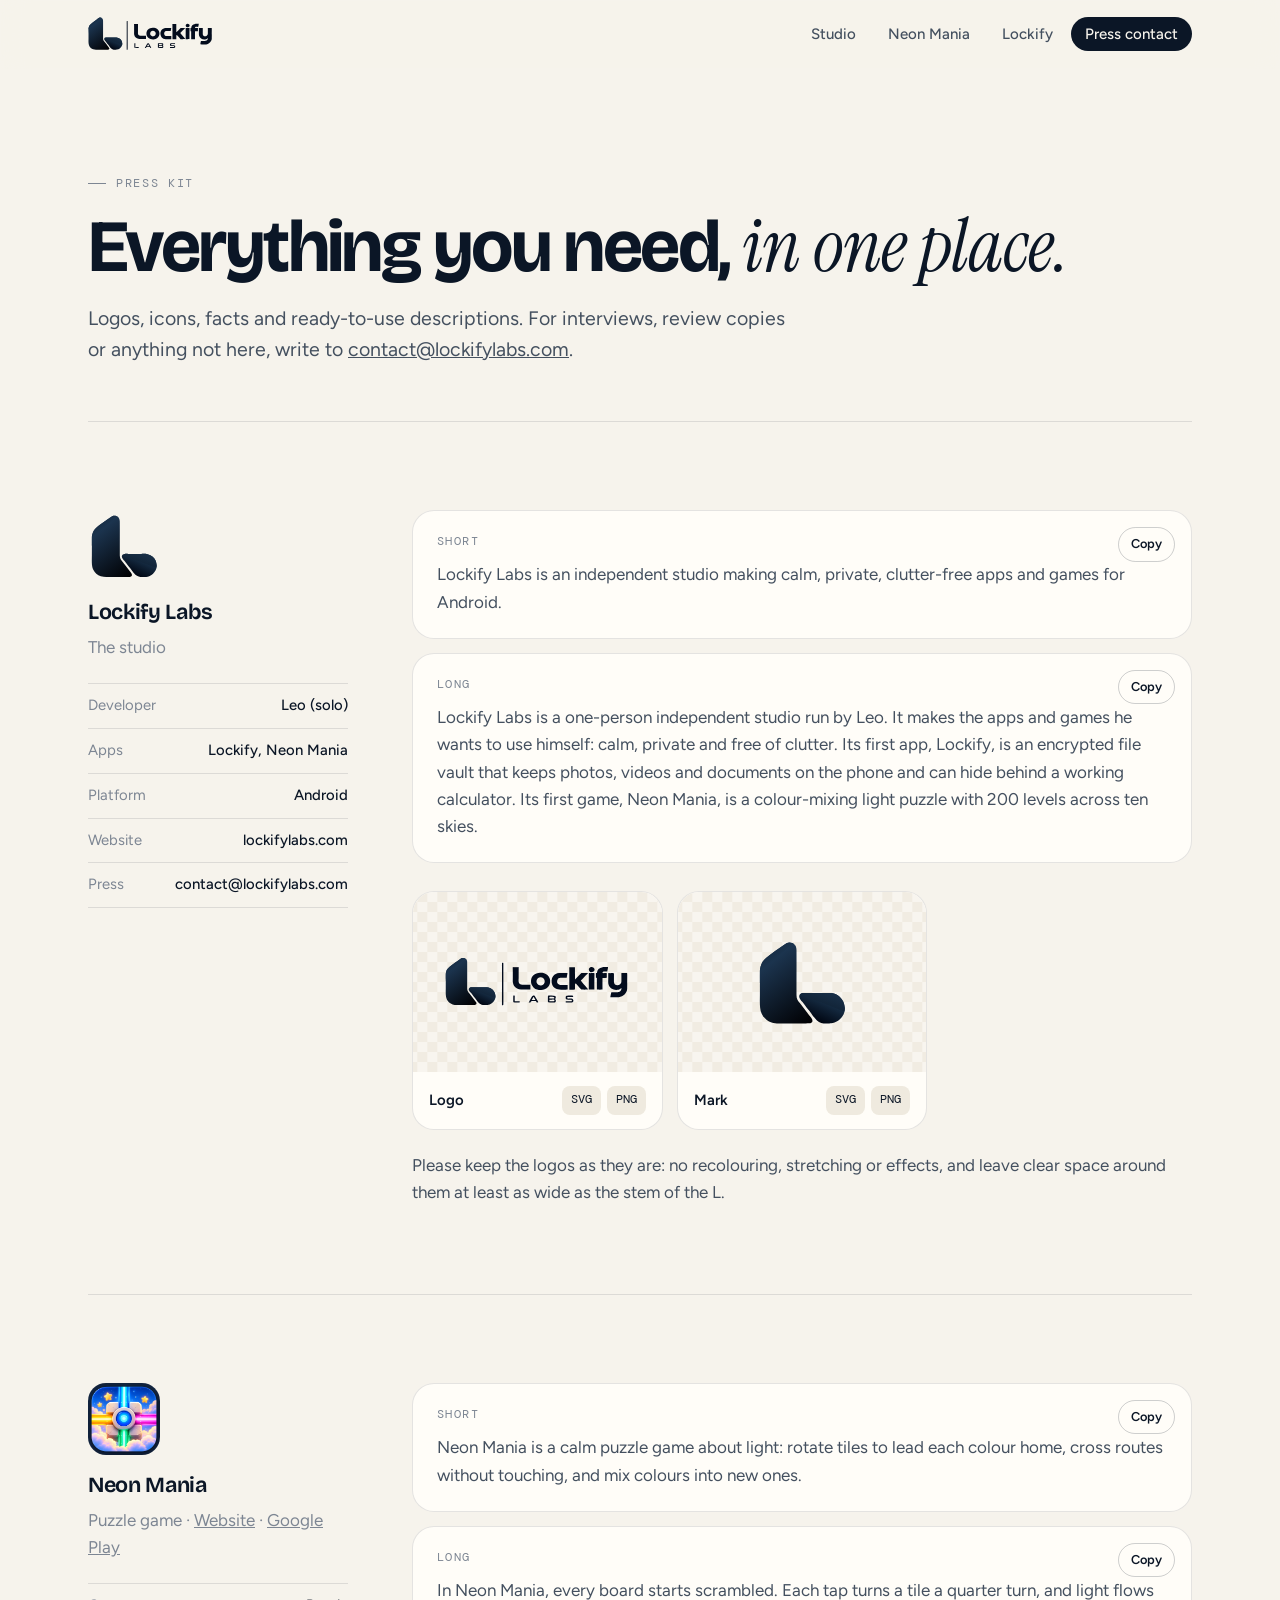
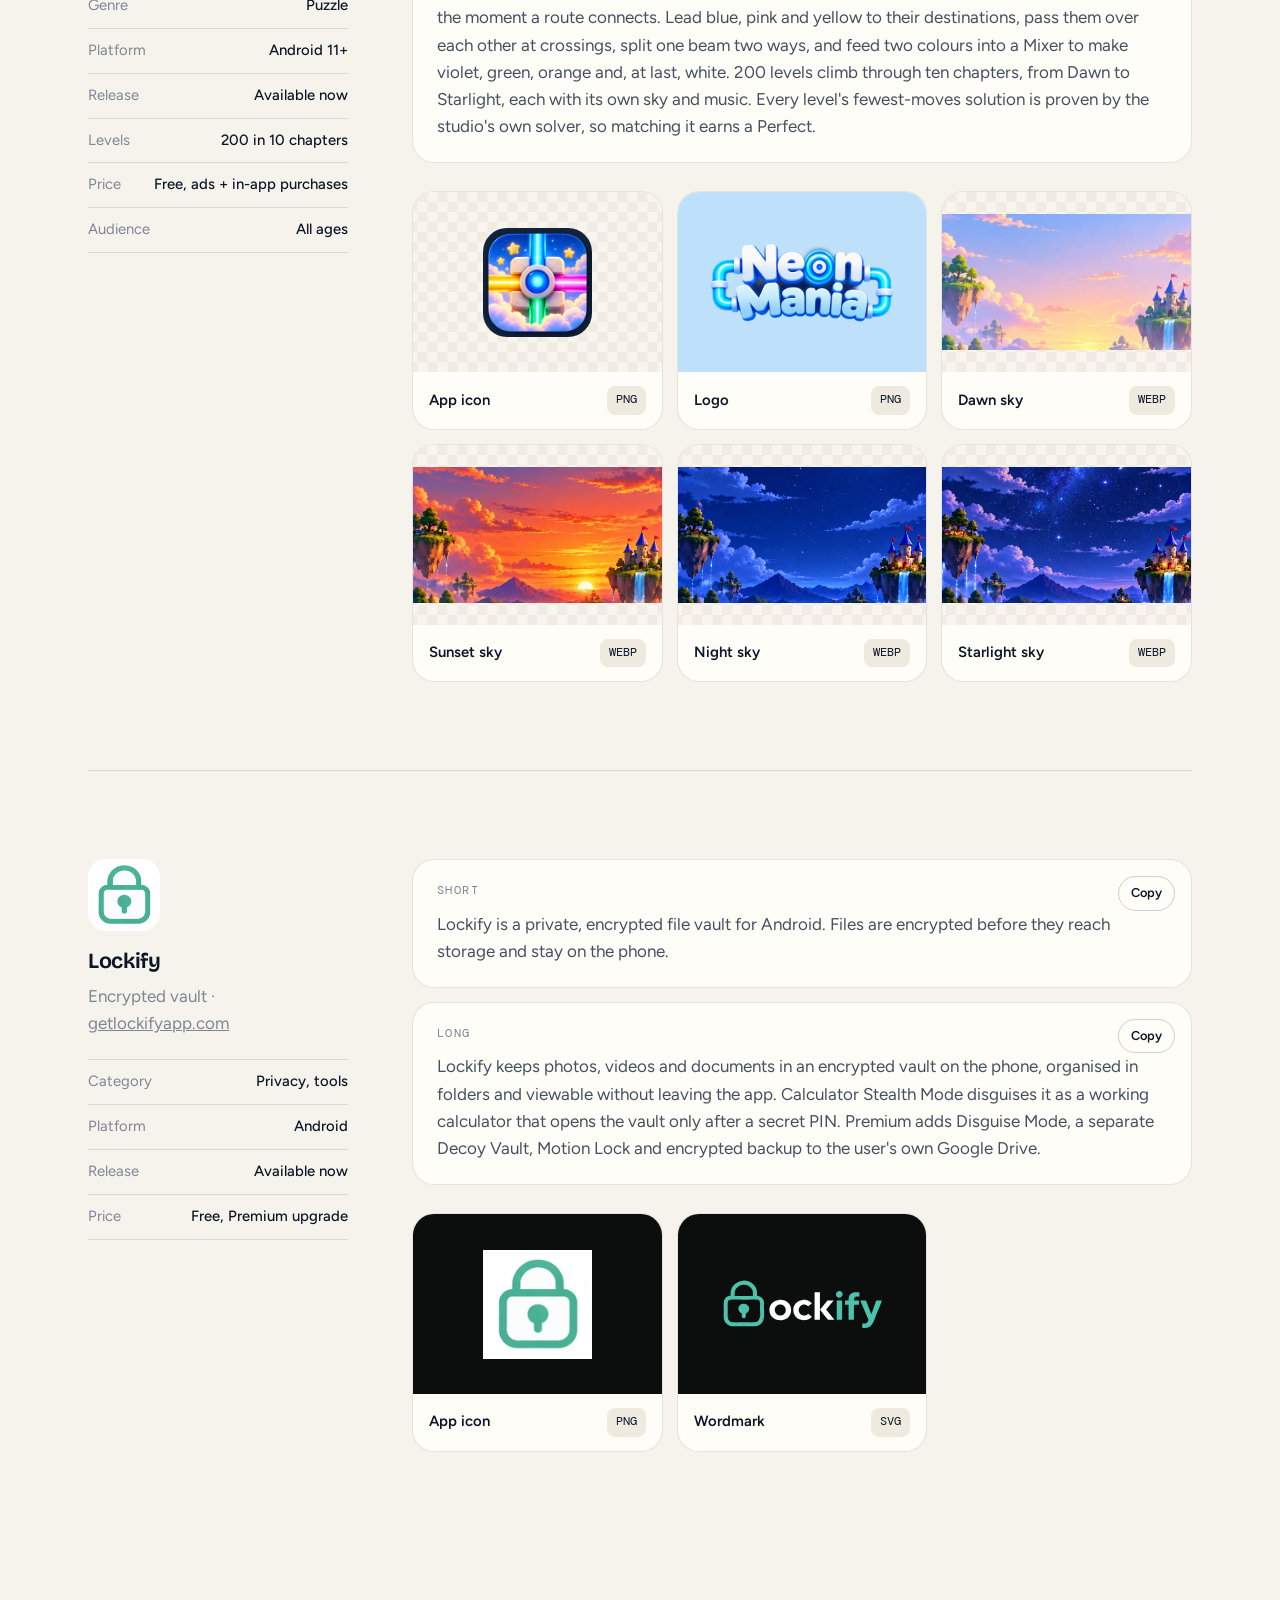
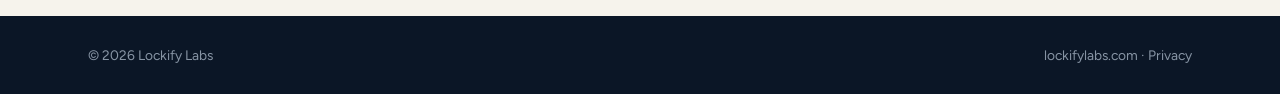
<file: press/index.html>
<!DOCTYPE html>
<html lang="en">
<head>
  <meta charset="UTF-8">
  <meta name="viewport" content="width=device-width, initial-scale=1.0">
  <title>Press Kit — Lockify Labs</title>
  <meta name="description" content="Logos, icons, facts and descriptions for Lockify Labs, Neon Mania and Lockify.">
  <meta name="theme-color" content="#F6F3EC">
  <link rel="canonical" href="https://lockifylabs.com/press/">
  <link rel="icon" type="image/svg+xml" href="/assets/brand/lockify-labs-mark.svg">
  <link rel="preconnect" href="https://fonts.googleapis.com">
  <link rel="preconnect" href="https://fonts.gstatic.com" crossorigin>
  <link href="https://fonts.googleapis.com/css2?family=Bricolage+Grotesque:opsz,wght@12..96,500..800&family=DM+Mono&family=Figtree:wght@400;500;600&family=Instrument+Serif:ital@1&display=swap" rel="stylesheet">
  <link rel="stylesheet" href="/assets/css/site.css">
  <style>
    .kit { display: grid; grid-template-columns: 260px 1fr; gap: clamp(28px, 5vw, 72px); padding: clamp(48px, 7vw, 88px) 0; border-top: 1px solid var(--line); }
    .kit-side { position: sticky; top: 96px; align-self: start; }
    .kit-side img { width: 72px; height: 72px; border-radius: 18px; margin-bottom: 18px; }
    .kit-side h2 { margin-bottom: 8px; }
    .facts { display: grid; gap: 0; margin-top: 22px; border-top: 1px solid var(--line); }
    .facts div { display: flex; justify-content: space-between; gap: 12px; padding: 10px 0; border-bottom: 1px solid var(--line); font-size: 0.93rem; }
    .facts dt { color: var(--ink-3); }
    .facts dd { text-align: right; font-weight: 500; }
    .blurb { background: var(--card); border: 1px solid var(--line); border-radius: 22px; padding: 22px 24px; margin-bottom: 14px; position: relative; }
    .blurb h3 { font-family: var(--font-mono); font-weight: 400; font-size: 0.72rem; letter-spacing: 0.12em; text-transform: uppercase; color: var(--ink-3); margin-bottom: 10px; }
    .blurb p { color: var(--ink-2); }
    .copy { position: absolute; top: 16px; right: 16px; font-size: 0.8rem; font-weight: 600; padding: 6px 12px; border-radius: 999px; border: 1px solid var(--line-2); transition: background 0.2s; }
    .copy:hover { background: var(--paper-2); }
    .assets { display: grid; grid-template-columns: repeat(auto-fill, minmax(200px, 1fr)); gap: 14px; margin-top: 28px; }
    .asset { background: var(--card); border: 1px solid var(--line); border-radius: 22px; overflow: hidden; display: flex; flex-direction: column; }
    .asset-prev { height: 180px; display: grid; place-items: center; padding: 22px; background: repeating-conic-gradient(#F1ECE2 0% 25%, #F8F5EF 0% 50%) 50% / 20px 20px; }
    .asset-prev.dark { background: #0C0E0D; }
    .asset-prev.sky { padding: 0; }
    .asset-prev img { max-width: 100%; max-height: 136px; object-fit: contain; }
    .asset-prev.sky img { width: 100%; height: 100%; object-fit: cover; }
    .asset-meta { padding: 14px 16px; display: flex; justify-content: space-between; align-items: center; gap: 8px; }
    .asset-meta b { font-weight: 600; font-size: 0.93rem; }
    .asset-meta span { display: flex; gap: 6px; }
    .asset-meta a { font-family: var(--font-mono); font-size: 0.72rem; padding: 5px 9px; border-radius: 8px; background: var(--paper-2); }
    .asset-meta a:hover { background: var(--paper-3); }
    .guide { color: var(--ink-2); margin-top: 22px; }
    @media (max-width: 860px) { .kit { grid-template-columns: 1fr; } .kit-side { position: static; } }
  </style>
</head>
<body>
<a class="skip" href="#main">Skip to content</a>
<header class="nav">
  <div class="wrap nav-inner">
    <a class="brand" href="/" aria-label="Lockify Labs home"><img src="/assets/brand/lockify-labs-logo-tight.svg" alt="Lockify Labs" width="111" height="30"></a>
    <button class="nav-toggle" aria-label="Menu" aria-expanded="false" aria-controls="nav-links"><span></span></button>
    <ul class="nav-links" id="nav-links">
      <li><a href="#studio">Studio</a></li>
      <li><a href="#neon-mania">Neon Mania</a></li>
      <li><a href="#lockify">Lockify</a></li>
      <li><a class="nav-cta" href="mailto:contact@lockifylabs.com">Press contact</a></li>
    </ul>
  </div>
</header>

<main id="main" class="wrap">
  <div class="page-head">
    <span class="eyebrow">Press kit</span>
    <h1 class="display">Everything you need, <span class="serif">in one place.</span></h1>
    <p class="lede" style="margin-top:20px">Logos, icons, facts and ready-to-use descriptions. For interviews, review copies or anything not here, write to <a href="mailto:contact@lockifylabs.com" style="text-decoration:underline">contact@lockifylabs.com</a>.</p>
  </div>

  <!-- Studio -->
  <section class="kit" id="studio">
    <aside class="kit-side">
      <img src="/assets/brand/lockify-labs-mark.svg" alt="" style="border-radius:0">
      <h2 class="h3">Lockify Labs</h2>
      <p class="muted">The studio</p>
      <dl class="facts">
        <div><dt>Developer</dt><dd>Leo (solo)</dd></div>
        <div><dt>Apps</dt><dd>Lockify, Neon Mania</dd></div>
        <div><dt>Platform</dt><dd>Android</dd></div>
        <div><dt>Website</dt><dd>lockifylabs.com</dd></div>
        <div><dt>Press</dt><dd>contact@lockifylabs.com</dd></div>
      </dl>
    </aside>
    <div>
      <div class="blurb"><h3>Short</h3><p>Lockify Labs is an independent studio making calm, private, clutter-free apps and games for Android.</p><button class="copy">Copy</button></div>
      <div class="blurb"><h3>Long</h3><p>Lockify Labs is a one-person independent studio run by Leo. It makes the apps and games he wants to use himself: calm, private and free of clutter. Its first app, Lockify, is an encrypted file vault that keeps photos, videos and documents on the phone and can hide behind a working calculator. Its first game, Neon Mania, is a colour-mixing light puzzle with 200 levels across ten skies.</p><button class="copy">Copy</button></div>
      <div class="assets">
        <div class="asset"><div class="asset-prev"><img src="/assets/brand/lockify-labs-logo-tight.svg" alt="Lockify Labs logo" style="width:90%;height:auto"></div><div class="asset-meta"><b>Logo</b><span><a href="/assets/brand/lockify-labs-logo.svg" download>SVG</a><a href="/assets/brand/lockify-labs-logo.png" download>PNG</a></span></div></div>
        <div class="asset"><div class="asset-prev"><img src="/assets/brand/lockify-labs-mark.svg" alt="Lockify Labs mark" style="height:70%"></div><div class="asset-meta"><b>Mark</b><span><a href="/assets/brand/lockify-labs-mark.svg" download>SVG</a><a href="/assets/brand/lockify-labs-mark.png" download>PNG</a></span></div></div>
      </div>
      <p class="guide">Please keep the logos as they are: no recolouring, stretching or effects, and leave clear space around them at least as wide as the stem of the L.</p>
    </div>
  </section>

  <!-- Neon Mania -->
  <section class="kit" id="neon-mania">
    <aside class="kit-side">
      <img src="/assets/img/neon-mania-icon.png" alt="">
      <h2 class="h3">Neon Mania</h2>
      <p class="muted">Puzzle game · <a href="/neon-mania/" style="text-decoration:underline">Website</a> · <a href="https://play.google.com/store/apps/details?id=com.lockifylabs.neonmania&amp;referrer=utm_source%3Dlockifylabs.com" rel="noopener" style="text-decoration:underline">Google Play</a></p>
      <dl class="facts">
        <div><dt>Genre</dt><dd>Puzzle</dd></div>
        <div><dt>Platform</dt><dd>Android 11+</dd></div>
        <div><dt>Release</dt><dd>Available now</dd></div>
        <div><dt>Levels</dt><dd>200 in 10 chapters</dd></div>
        <div><dt>Price</dt><dd>Free, ads + in-app purchases</dd></div>
        <div><dt>Audience</dt><dd>All ages</dd></div>
      </dl>
    </aside>
    <div>
      <div class="blurb"><h3>Short</h3><p>Neon Mania is a calm puzzle game about light: rotate tiles to lead each colour home, cross routes without touching, and mix colours into new ones.</p><button class="copy">Copy</button></div>
      <div class="blurb"><h3>Long</h3><p>In Neon Mania, every board starts scrambled. Each tap turns a tile a quarter turn, and light flows the moment a route connects. Lead blue, pink and yellow to their destinations, pass them over each other at crossings, split one beam two ways, and feed two colours into a Mixer to make violet, green, orange and, at last, white. 200 levels climb through ten chapters, from Dawn to Starlight, each with its own sky and music. Every level's fewest-moves solution is proven by the studio's own solver, so matching it earns a Perfect.</p><button class="copy">Copy</button></div>
      <div class="assets">
        <div class="asset"><div class="asset-prev"><img src="/assets/img/neon-mania-icon.png" alt="Neon Mania icon" style="height:80%;border-radius:22%"></div><div class="asset-meta"><b>App icon</b><span><a href="/assets/img/neon-mania-icon.png" download>PNG</a></span></div></div>
        <div class="asset"><div class="asset-prev" style="background:#BFE0FA"><img src="/assets/img/neon-mania-logo.png" alt="Neon Mania logo" style="width:92%;height:auto"></div><div class="asset-meta"><b>Logo</b><span><a href="/assets/img/neon-mania-logo.png" download>PNG</a></span></div></div>
        <div class="asset"><div class="asset-prev sky"><img src="/assets/img/skies/dawn.webp" alt="Dawn chapter sky" loading="lazy"></div><div class="asset-meta"><b>Dawn sky</b><span><a href="/assets/img/skies/dawn.webp" download>WEBP</a></span></div></div>
        <div class="asset"><div class="asset-prev sky"><img src="/assets/img/skies/sunset.webp" alt="Sunset chapter sky" loading="lazy"></div><div class="asset-meta"><b>Sunset sky</b><span><a href="/assets/img/skies/sunset.webp" download>WEBP</a></span></div></div>
        <div class="asset"><div class="asset-prev sky"><img src="/assets/img/skies/night.webp" alt="Night chapter sky" loading="lazy"></div><div class="asset-meta"><b>Night sky</b><span><a href="/assets/img/skies/night.webp" download>WEBP</a></span></div></div>
        <div class="asset"><div class="asset-prev sky"><img src="/assets/img/skies/starlight.webp" alt="Starlight chapter sky" loading="lazy"></div><div class="asset-meta"><b>Starlight sky</b><span><a href="/assets/img/skies/starlight.webp" download>WEBP</a></span></div></div>
      </div>
    </div>
  </section>

  <!-- Lockify -->
  <section class="kit" id="lockify">
    <aside class="kit-side">
      <img src="/assets/img/lockify-icon.png" alt="">
      <h2 class="h3">Lockify</h2>
      <p class="muted">Encrypted vault · <a href="https://getlockifyapp.com" rel="noopener" style="text-decoration:underline">getlockifyapp.com</a></p>
      <dl class="facts">
        <div><dt>Category</dt><dd>Privacy, tools</dd></div>
        <div><dt>Platform</dt><dd>Android</dd></div>
        <div><dt>Release</dt><dd>Available now</dd></div>
        <div><dt>Price</dt><dd>Free, Premium upgrade</dd></div>
      </dl>
    </aside>
    <div>
      <div class="blurb"><h3>Short</h3><p>Lockify is a private, encrypted file vault for Android. Files are encrypted before they reach storage and stay on the phone.</p><button class="copy">Copy</button></div>
      <div class="blurb"><h3>Long</h3><p>Lockify keeps photos, videos and documents in an encrypted vault on the phone, organised in folders and viewable without leaving the app. Calculator Stealth Mode disguises it as a working calculator that opens the vault only after a secret PIN. Premium adds Disguise Mode, a separate Decoy Vault, Motion Lock and encrypted backup to the user's own Google Drive.</p><button class="copy">Copy</button></div>
      <div class="assets">
        <div class="asset"><div class="asset-prev dark"><img src="/assets/img/lockify-icon.png" alt="Lockify icon" style="height:80%"></div><div class="asset-meta"><b>App icon</b><span><a href="/assets/img/lockify-icon.png" download>PNG</a></span></div></div>
        <div class="asset"><div class="asset-prev dark"><img src="/assets/img/lockify-wordmark.svg" alt="Lockify wordmark" style="width:80%;height:auto"></div><div class="asset-meta"><b>Wordmark</b><span><a href="/assets/img/lockify-wordmark.svg" download>SVG</a></span></div></div>
      </div>
    </div>
  </section>
</main>

<footer class="footer slim"><div class="wrap"><div class="footer-base"><span>© <span data-year>2026</span> Lockify Labs</span><span><a href="/">lockifylabs.com</a> · <a href="/privacy/">Privacy</a></span></div></div></footer>
<script src="/assets/js/site.js"></script>
<script>
  document.querySelectorAll('.copy').forEach(function (b) {
    b.addEventListener('click', function () {
      var text = b.parentNode.querySelector('p').textContent;
      (navigator.clipboard ? navigator.clipboard.writeText(text) : Promise.reject()).then(function () {
        b.textContent = 'Copied';
        setTimeout(function () { b.textContent = 'Copy'; }, 1600);
      }, function () { b.textContent = 'Select the text'; });
    });
  });
</script>
</body>
</html>
</file>
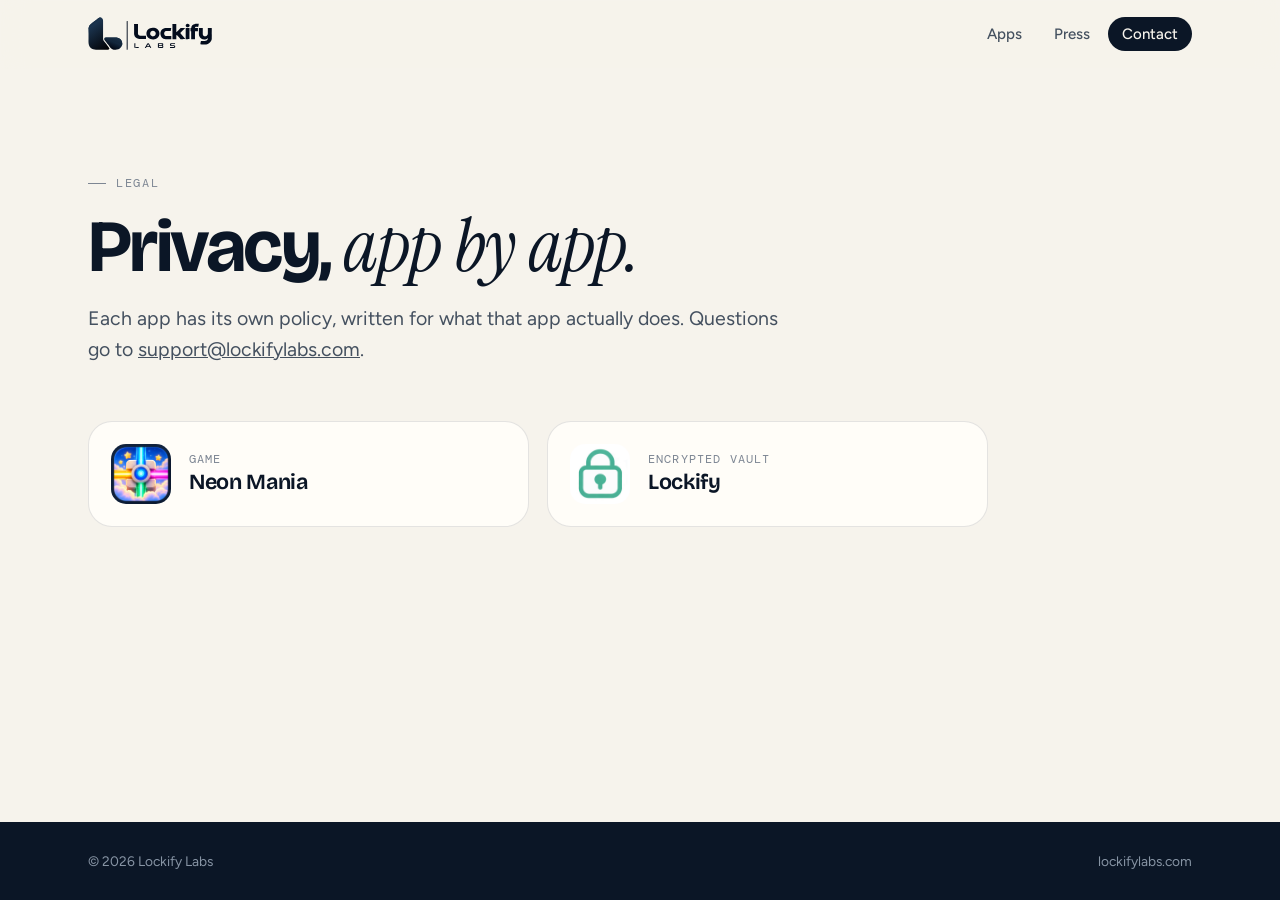
<file: privacy/index.html>
<!DOCTYPE html>
<html lang="en">
<head>
  <meta charset="UTF-8">
  <meta name="viewport" content="width=device-width, initial-scale=1.0">
  <title>Privacy — Lockify Labs</title>
  <meta name="description" content="Privacy policies for Lockify Labs apps: Neon Mania and Lockify.">
  <meta name="theme-color" content="#F6F3EC">
  <link rel="canonical" href="https://lockifylabs.com/privacy/">
  <link rel="icon" type="image/svg+xml" href="/assets/brand/lockify-labs-mark.svg">
  <link rel="preconnect" href="https://fonts.googleapis.com">
  <link rel="preconnect" href="https://fonts.gstatic.com" crossorigin>
  <link href="https://fonts.googleapis.com/css2?family=Bricolage+Grotesque:opsz,wght@12..96,500..800&family=DM+Mono&family=Figtree:wght@400;500;600&family=Instrument+Serif:ital@1&display=swap" rel="stylesheet">
  <link rel="stylesheet" href="/assets/css/site.css">
  <style>
    .policies { display: grid; grid-template-columns: 1fr 1fr; gap: 18px; max-width: 900px; padding-bottom: 60px; }
    .policy { display: flex; align-items: center; gap: 18px; background: var(--card); border: 1px solid var(--line); border-radius: 24px; padding: 22px; transition: transform 0.3s var(--ease), border-color 0.2s; }
    .policy:hover { transform: translateY(-3px); border-color: var(--line-2); }
    .policy img { width: 60px; height: 60px; border-radius: 15px; }
    .policy small { display: block; font-family: var(--font-mono); font-size: 0.72rem; letter-spacing: 0.1em; text-transform: uppercase; color: var(--ink-3); }
    @media (max-width: 640px) { .policies { grid-template-columns: 1fr; } }
  </style>
</head>
<body>
<a class="skip" href="#main">Skip to content</a>
<header class="nav">
  <div class="wrap nav-inner">
    <a class="brand" href="/" aria-label="Lockify Labs home"><img src="/assets/brand/lockify-labs-logo-tight.svg" alt="Lockify Labs" width="111" height="30"></a>
    <button class="nav-toggle" aria-label="Menu" aria-expanded="false" aria-controls="nav-links"><span></span></button>
    <ul class="nav-links" id="nav-links">
      <li><a href="/#apps">Apps</a></li>
      <li><a href="/press/">Press</a></li>
      <li><a class="nav-cta" href="/#contact">Contact</a></li>
    </ul>
  </div>
</header>
<main id="main" class="wrap">
  <div class="page-head">
    <span class="eyebrow">Legal</span>
    <h1 class="display">Privacy, <span class="serif">app by app.</span></h1>
    <p class="lede" style="margin-top:20px">Each app has its own policy, written for what that app actually does. Questions go to <a href="mailto:support@lockifylabs.com" style="text-decoration:underline">support@lockifylabs.com</a>.</p>
  </div>
  <div class="policies">
    <a class="policy" href="/neon-mania/privacy/"><img src="/assets/img/neon-mania-icon.png" alt=""><span><small>Game</small><span class="h3">Neon Mania</span></span></a>
    <a class="policy" href="https://getlockifyapp.com/privacy.html" rel="noopener"><img src="/assets/img/lockify-icon.png" alt=""><span><small>Encrypted vault</small><span class="h3">Lockify</span></span></a>
  </div>
</main>
<footer class="footer slim"><div class="wrap"><div class="footer-base"><span>© <span data-year>2026</span> Lockify Labs</span><span><a href="/">lockifylabs.com</a></span></div></div></footer>
<script src="/assets/js/site.js"></script>
</body>
</html>
</file>
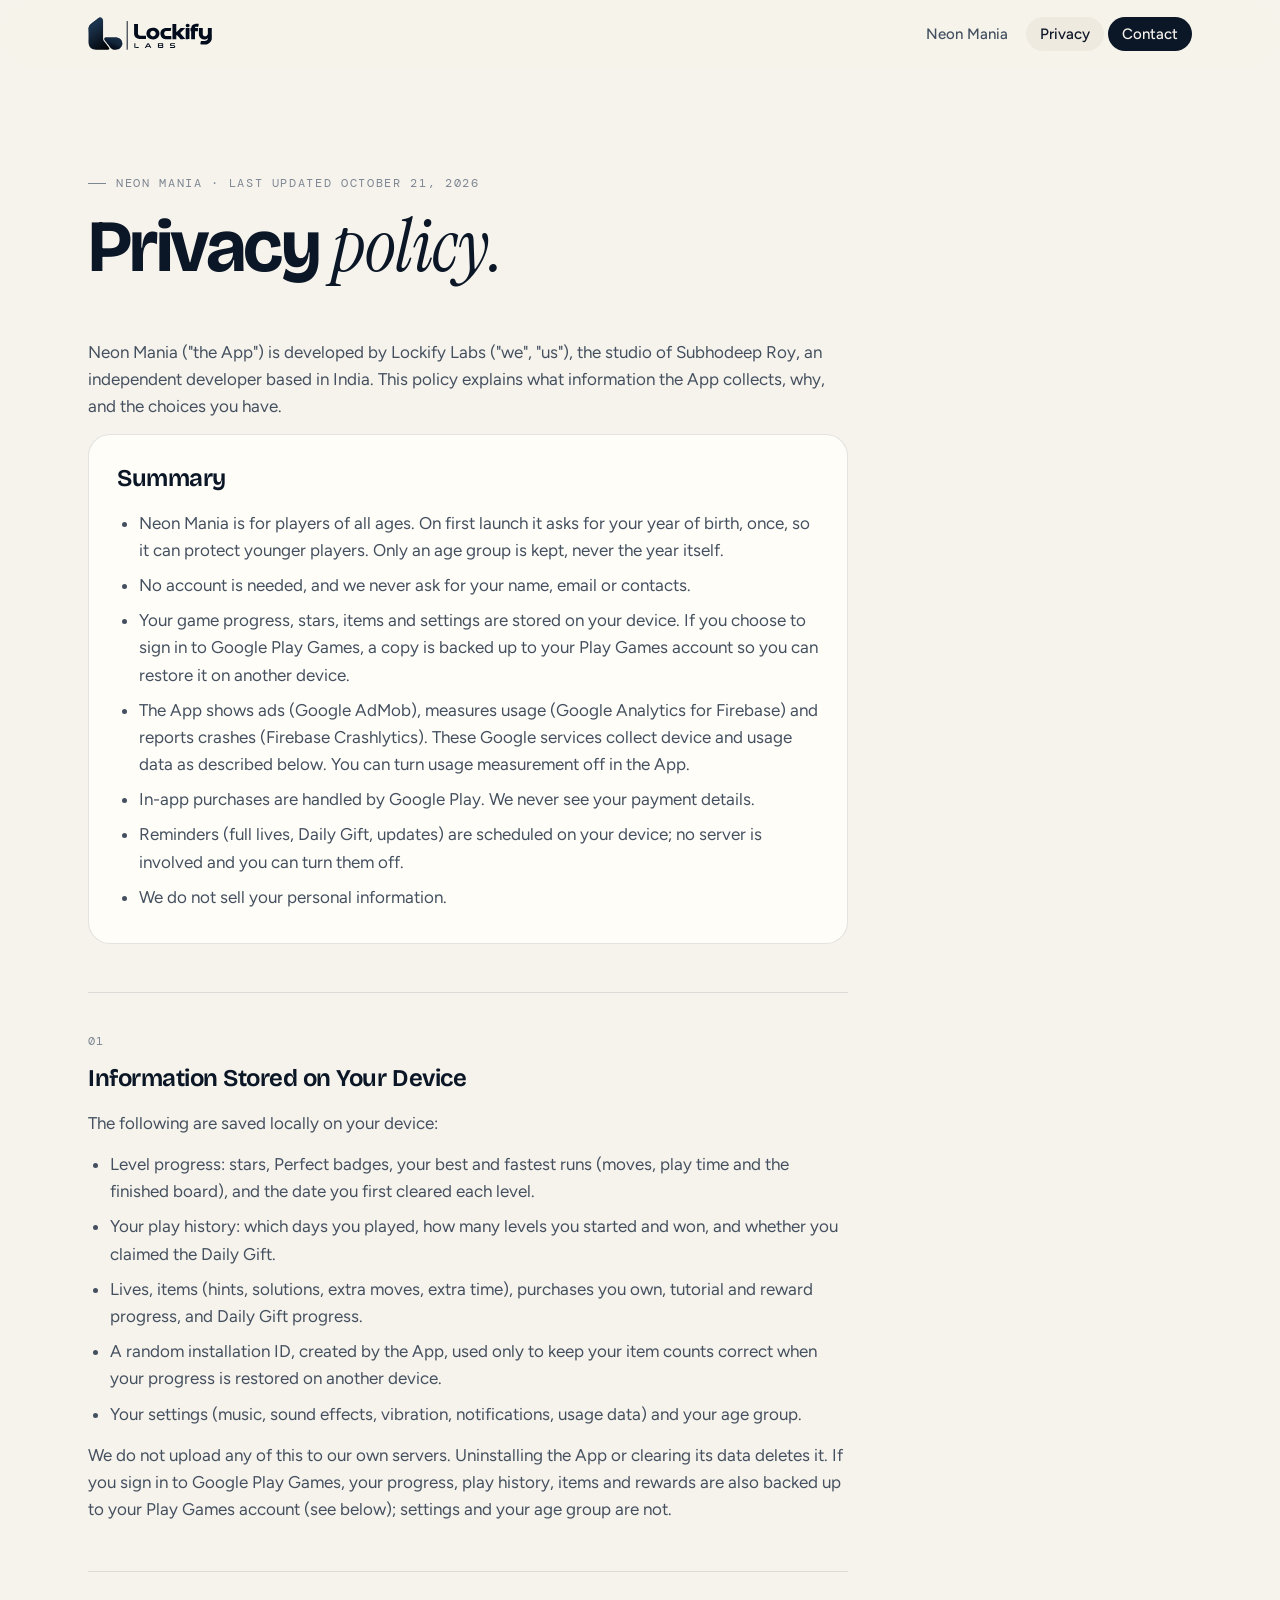
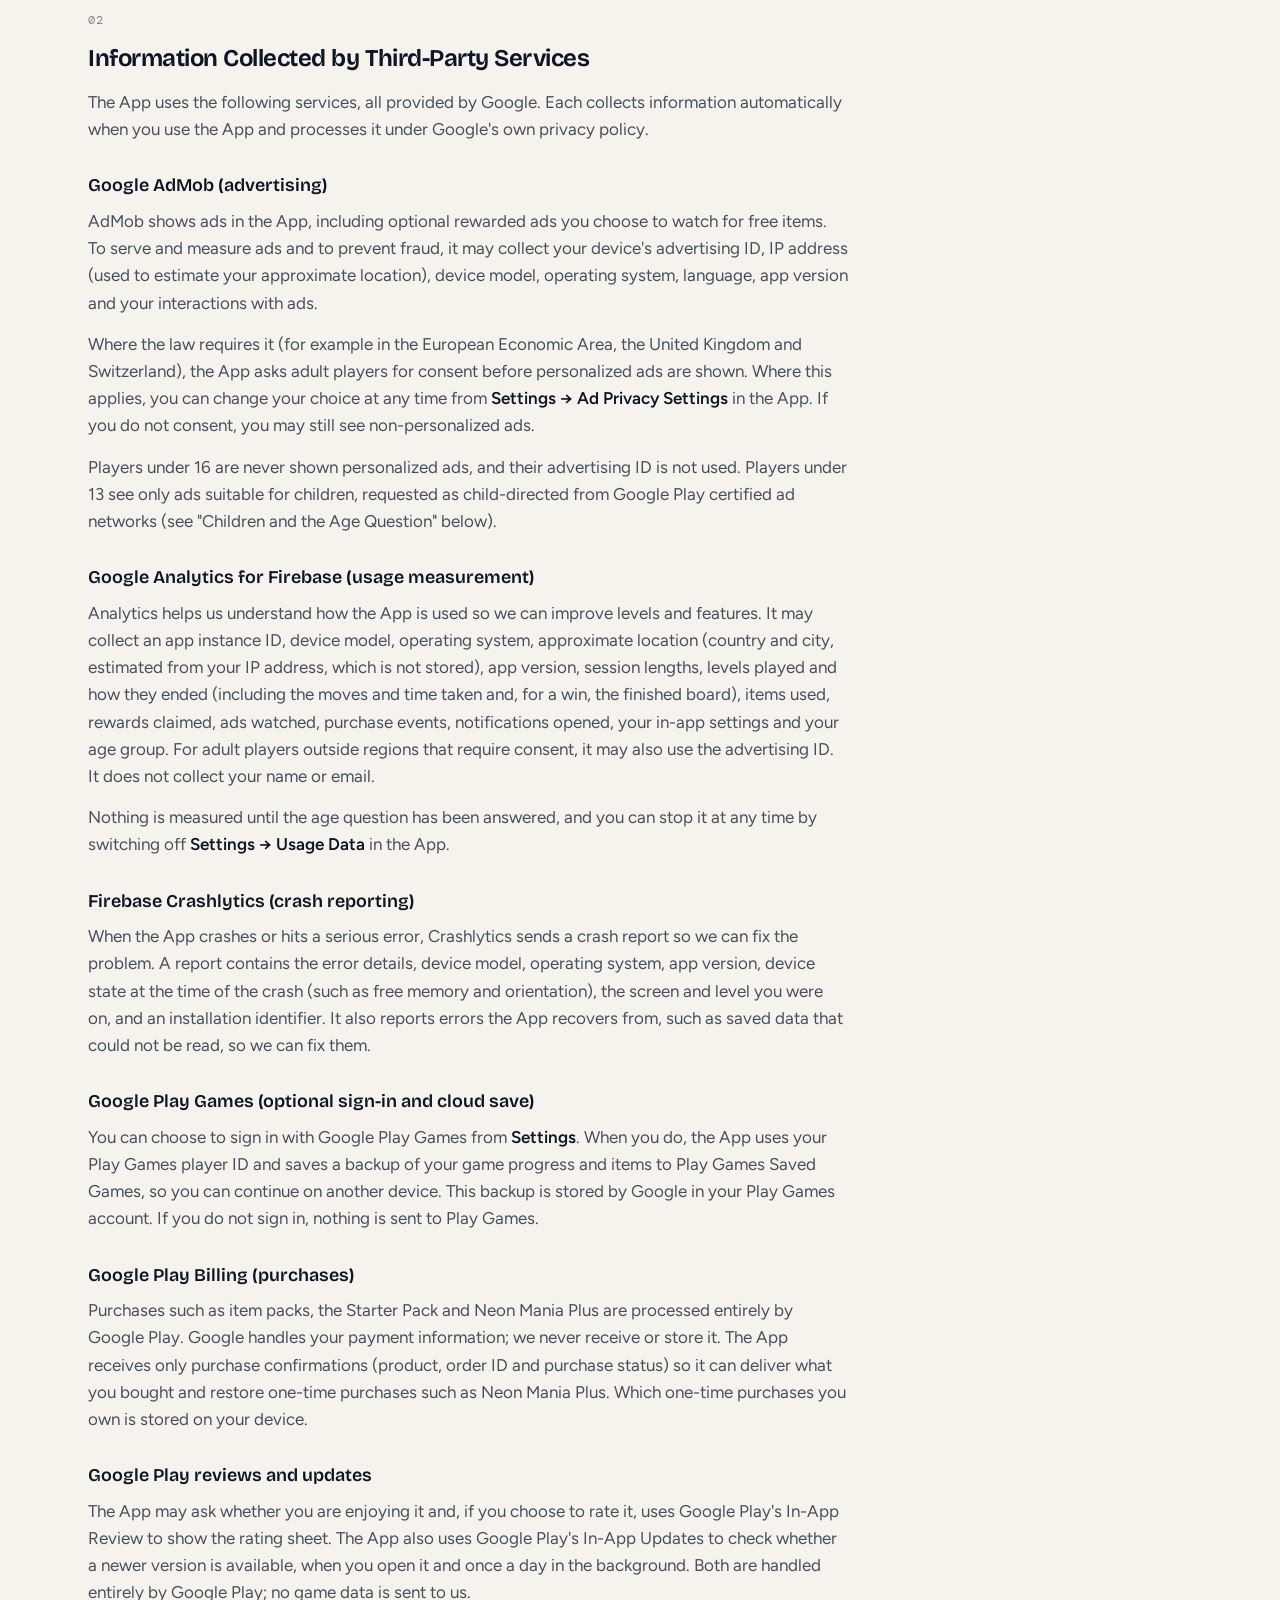
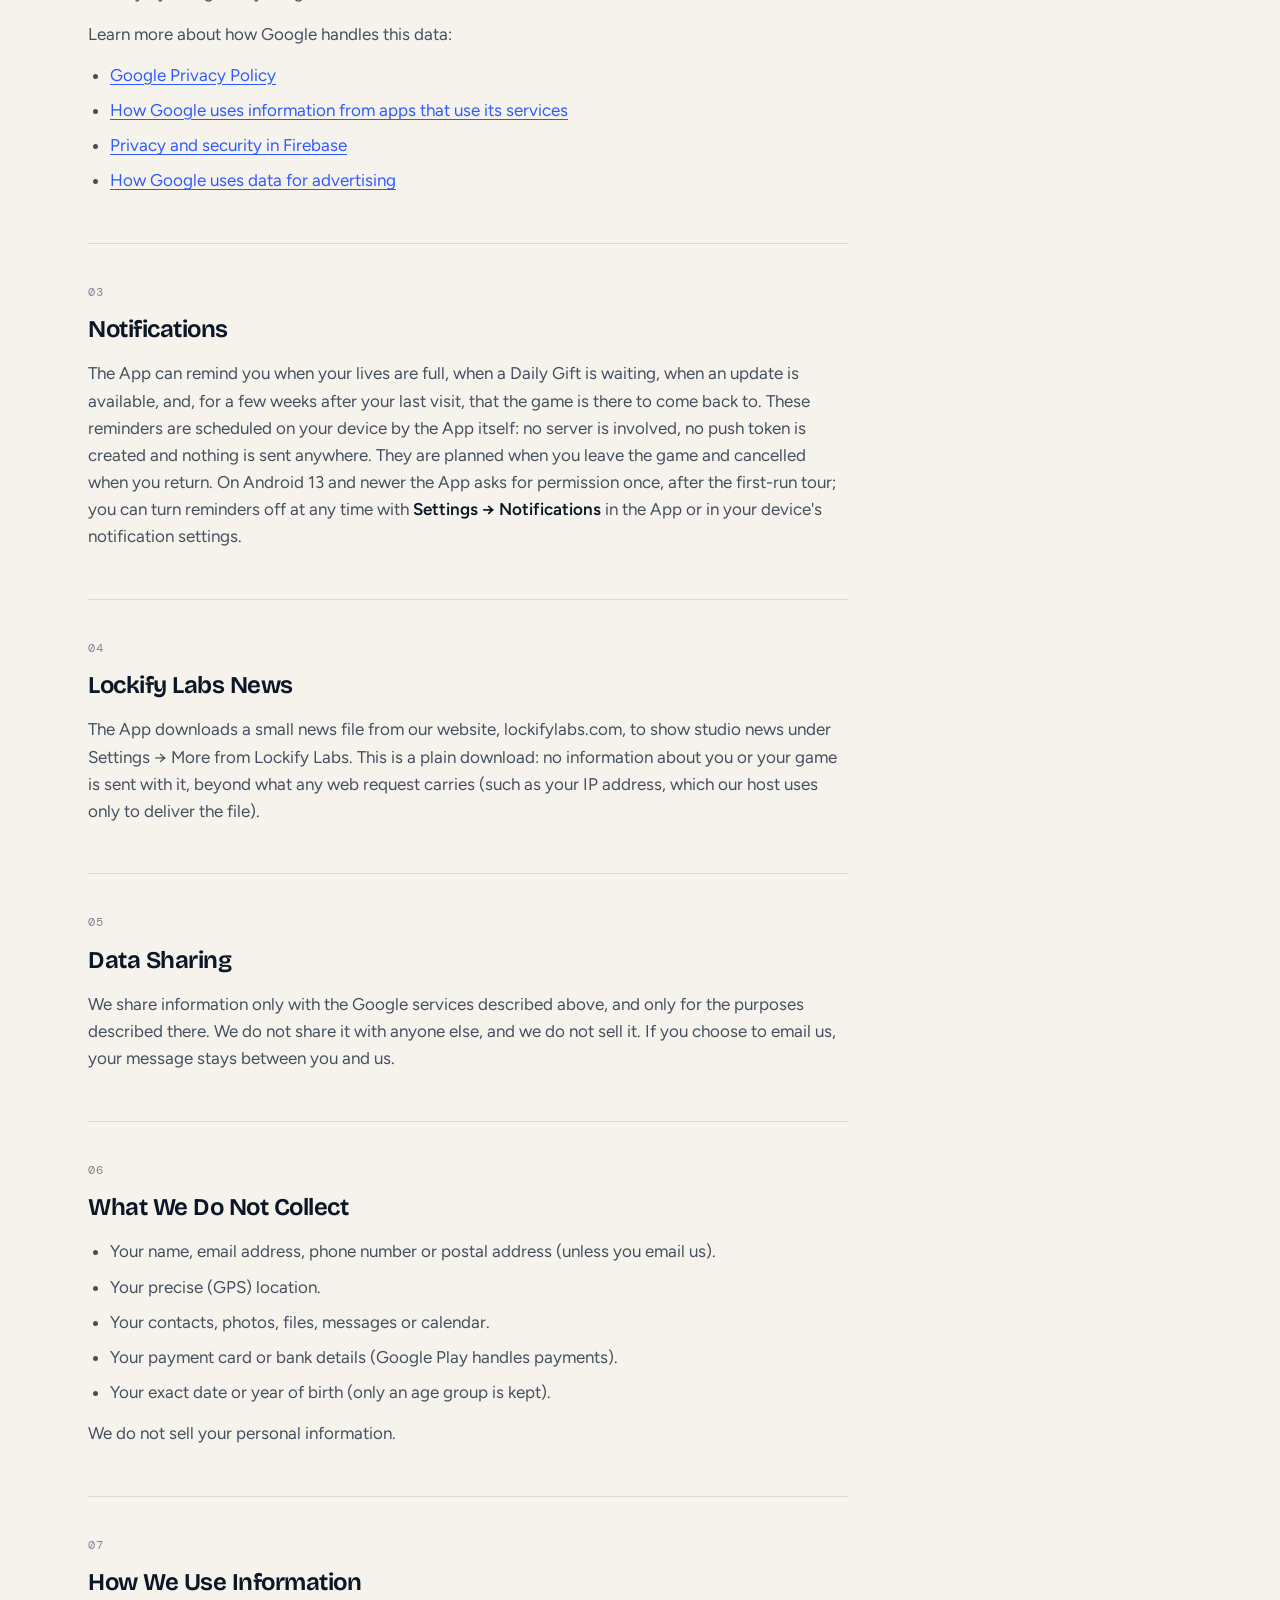
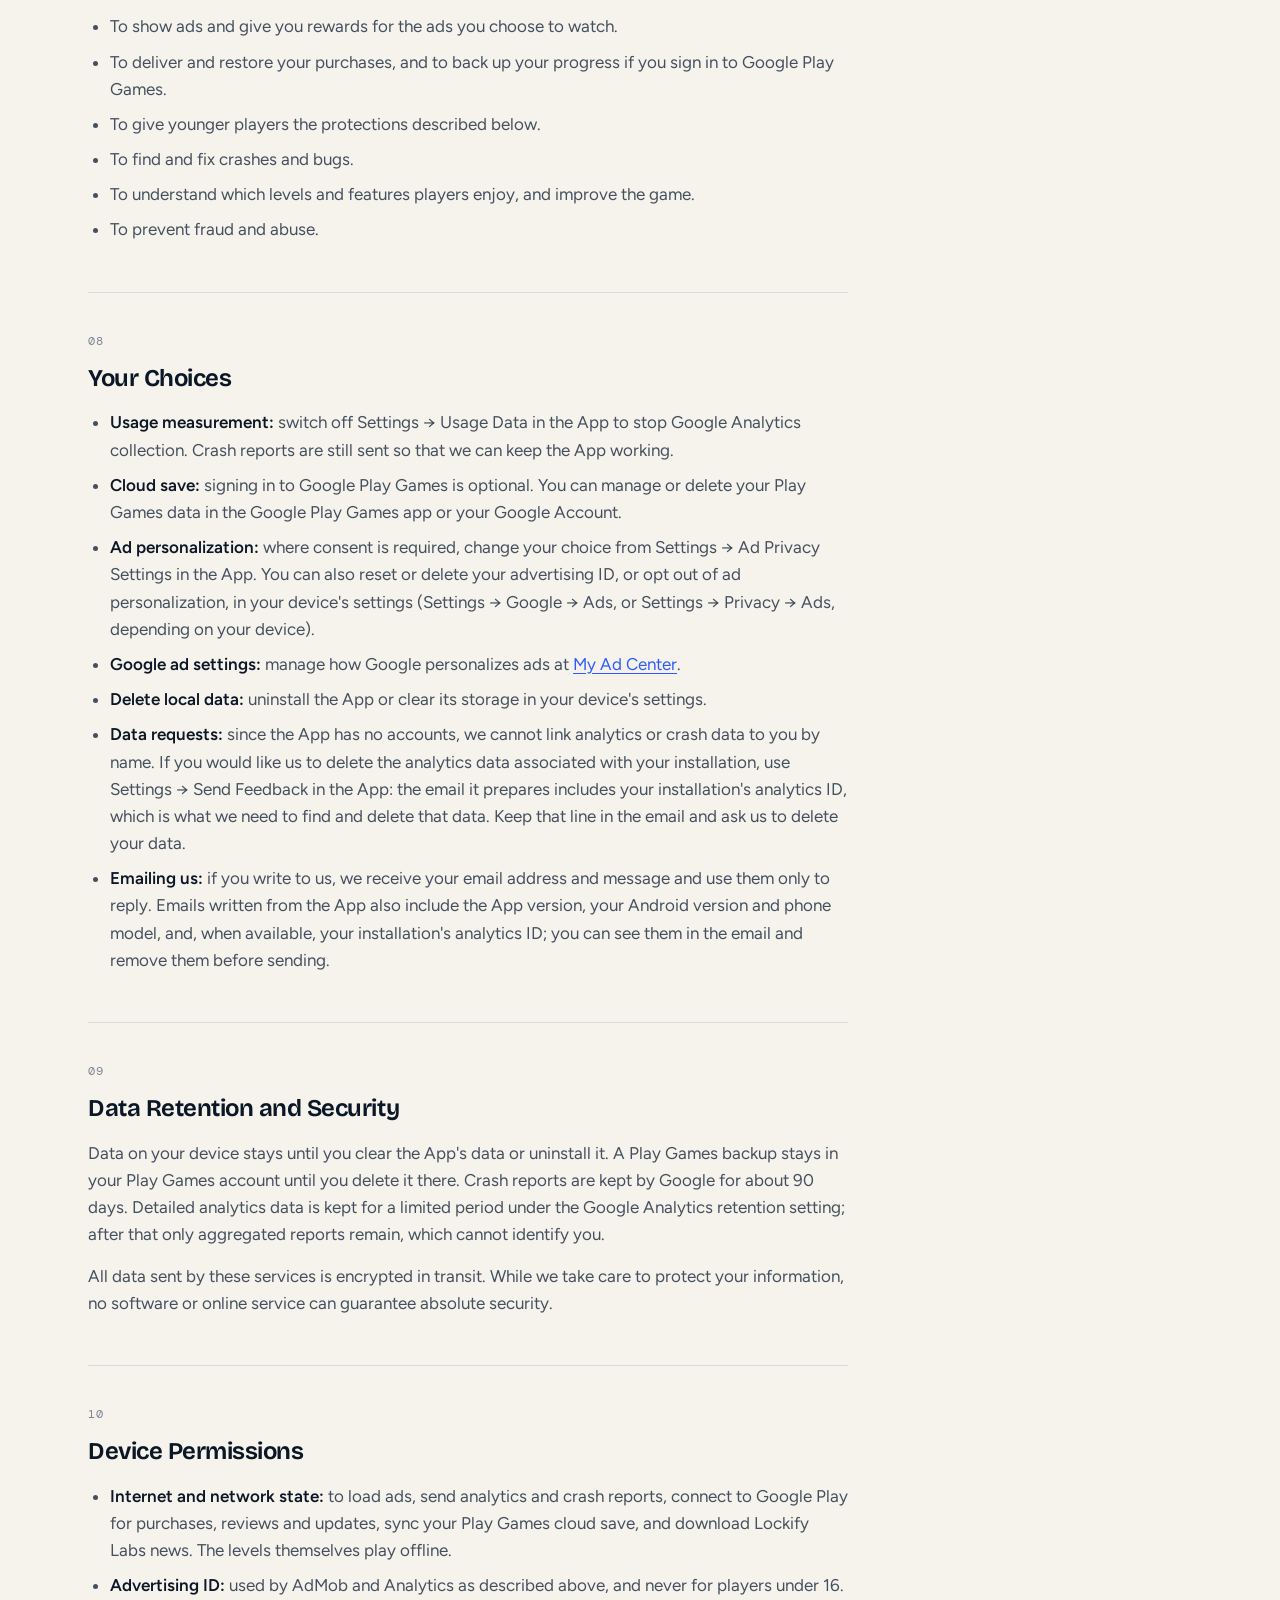
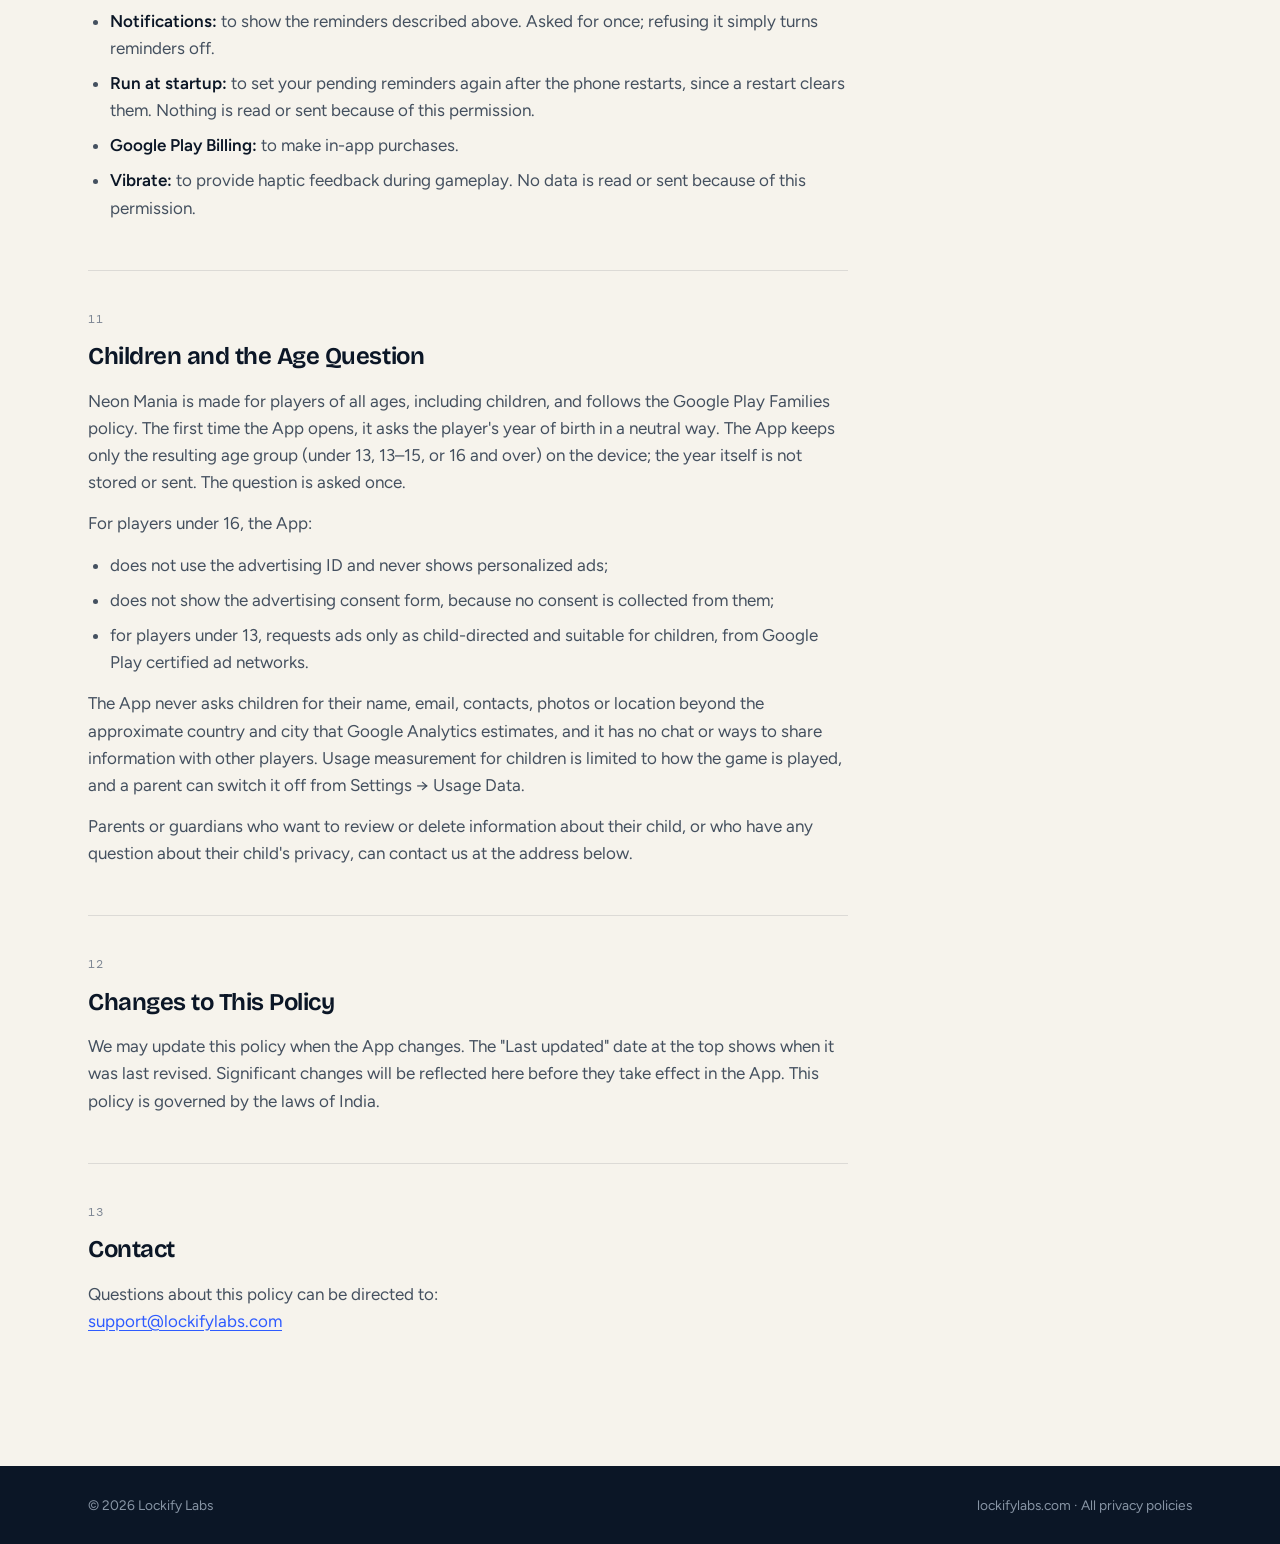
<file: neon-mania/privacy/index.html>
<!DOCTYPE html>
<html lang="en">
<head>
  <meta charset="UTF-8">
  <meta name="viewport" content="width=device-width, initial-scale=1.0">
  <title>Neon Mania — Privacy Policy</title>
  <meta name="description" content="What Neon Mania collects, why, and the choices you have.">
  <meta name="theme-color" content="#F6F3EC">
  <link rel="canonical" href="https://lockifylabs.com/neon-mania/privacy/">
  <link rel="icon" type="image/png" href="/assets/img/neon-mania-icon.png">
  <link rel="preconnect" href="https://fonts.googleapis.com">
  <link rel="preconnect" href="https://fonts.gstatic.com" crossorigin>
  <link href="https://fonts.googleapis.com/css2?family=Bricolage+Grotesque:opsz,wght@12..96,500..800&family=DM+Mono&family=Figtree:wght@400;500;600&family=Instrument+Serif:ital@1&display=swap" rel="stylesheet">
  <link rel="stylesheet" href="/assets/css/site.css">
</head>
<body>
<a class="skip" href="#main">Skip to content</a>

<header class="nav">
  <div class="wrap nav-inner">
    <a class="brand" href="/" aria-label="Lockify Labs home"><img src="/assets/brand/lockify-labs-logo-tight.svg" alt="Lockify Labs" width="111" height="30"></a>
    <button class="nav-toggle" aria-label="Menu" aria-expanded="false" aria-controls="nav-links"><span></span></button>
    <ul class="nav-links" id="nav-links">
      <li><a href="/neon-mania/">Neon Mania</a></li>
      <li><a href="/privacy/" aria-current="page">Privacy</a></li>
      <li><a class="nav-cta" href="mailto:support@lockifylabs.com">Contact</a></li>
    </ul>
  </div>
</header>

<main id="main" class="wrap">
  <div class="page-head">
    <span class="eyebrow">Neon Mania · Last updated October 21, 2026</span>
    <h1 class="display">Privacy <span class="serif">policy.</span></h1>
  </div>

  <div class="prose numbered">
    <p>Neon Mania ("the App") is developed by Lockify Labs ("we", "us"), the studio of Subhodeep Roy, an independent developer based in India. This policy explains what information the App collects, why, and the choices you have.</p>

    <div class="summary-card">
      <h2 style="margin-top:0">Summary</h2>
      <ul>
        <li>Neon Mania is for players of all ages. On first launch it asks for your year of birth, once, so it can protect younger players. Only an age group is kept, never the year itself.</li>
        <li>No account is needed, and we never ask for your name, email or contacts.</li>
        <li>Your game progress, stars, items and settings are stored on your device. If you choose to sign in to Google Play Games, a copy is backed up to your Play Games account so you can restore it on another device.</li>
        <li>The App shows ads (Google AdMob), measures usage (Google Analytics for Firebase) and reports crashes (Firebase Crashlytics). These Google services collect device and usage data as described below. You can turn usage measurement off in the App.</li>
        <li>In-app purchases are handled by Google Play. We never see your payment details.</li>
        <li>Reminders (full lives, Daily Gift, updates) are scheduled on your device; no server is involved and you can turn them off.</li>
        <li>We do not sell your personal information.</li>
      </ul>
    </div>

    <h2>Information Stored on Your Device</h2>
    <p>The following are saved locally on your device:</p>
    <ul>
      <li>Level progress: stars, Perfect badges, your best and fastest runs (moves, play time and the finished board), and the date you first cleared each level.</li>
      <li>Your play history: which days you played, how many levels you started and won, and whether you claimed the Daily Gift.</li>
      <li>Lives, items (hints, solutions, extra moves, extra time), purchases you own, tutorial and reward progress, and Daily Gift progress.</li>
      <li>A random installation ID, created by the App, used only to keep your item counts correct when your progress is restored on another device.</li>
      <li>Your settings (music, sound effects, vibration, notifications, usage data) and your age group.</li>
    </ul>
    <p>We do not upload any of this to our own servers. Uninstalling the App or clearing its data deletes it. If you sign in to Google Play Games, your progress, play history, items and rewards are also backed up to your Play Games account (see below); settings and your age group are not.</p>

    <h2>Information Collected by Third-Party Services</h2>
    <p>The App uses the following services, all provided by Google. Each collects information automatically when you use the App and processes it under Google's own privacy policy.</p>

    <h3>Google AdMob (advertising)</h3>
    <p>AdMob shows ads in the App, including optional rewarded ads you choose to watch for free items. To serve and measure ads and to prevent fraud, it may collect your device's advertising ID, IP address (used to estimate your approximate location), device model, operating system, language, app version and your interactions with ads.</p>
    <p>Where the law requires it (for example in the European Economic Area, the United Kingdom and Switzerland), the App asks adult players for consent before personalized ads are shown. Where this applies, you can change your choice at any time from <strong>Settings → Ad Privacy Settings</strong> in the App. If you do not consent, you may still see non-personalized ads.</p>
    <p>Players under 16 are never shown personalized ads, and their advertising ID is not used. Players under 13 see only ads suitable for children, requested as child-directed from Google Play certified ad networks (see "Children and the Age Question" below).</p>

    <h3>Google Analytics for Firebase (usage measurement)</h3>
    <p>Analytics helps us understand how the App is used so we can improve levels and features. It may collect an app instance ID, device model, operating system, approximate location (country and city, estimated from your IP address, which is not stored), app version, session lengths, levels played and how they ended (including the moves and time taken and, for a win, the finished board), items used, rewards claimed, ads watched, purchase events, notifications opened, your in-app settings and your age group. For adult players outside regions that require consent, it may also use the advertising ID. It does not collect your name or email.</p>
    <p>Nothing is measured until the age question has been answered, and you can stop it at any time by switching off <strong>Settings → Usage Data</strong> in the App.</p>

    <h3>Firebase Crashlytics (crash reporting)</h3>
    <p>When the App crashes or hits a serious error, Crashlytics sends a crash report so we can fix the problem. A report contains the error details, device model, operating system, app version, device state at the time of the crash (such as free memory and orientation), the screen and level you were on, and an installation identifier. It also reports errors the App recovers from, such as saved data that could not be read, so we can fix them.</p>

    <h3>Google Play Games (optional sign-in and cloud save)</h3>
    <p>You can choose to sign in with Google Play Games from <strong>Settings</strong>. When you do, the App uses your Play Games player ID and saves a backup of your game progress and items to Play Games Saved Games, so you can continue on another device. This backup is stored by Google in your Play Games account. If you do not sign in, nothing is sent to Play Games.</p>

    <h3>Google Play Billing (purchases)</h3>
    <p>Purchases such as item packs, the Starter Pack and Neon Mania Plus are processed entirely by Google Play. Google handles your payment information; we never receive or store it. The App receives only purchase confirmations (product, order ID and purchase status) so it can deliver what you bought and restore one-time purchases such as Neon Mania Plus. Which one-time purchases you own is stored on your device.</p>

    <h3>Google Play reviews and updates</h3>
    <p>The App may ask whether you are enjoying it and, if you choose to rate it, uses Google Play's In-App Review to show the rating sheet. The App also uses Google Play's In-App Updates to check whether a newer version is available, when you open it and once a day in the background. Both are handled entirely by Google Play; no game data is sent to us.</p>

    <p>Learn more about how Google handles this data:</p>
    <ul>
      <li><a href="https://policies.google.com/privacy">Google Privacy Policy</a></li>
      <li><a href="https://policies.google.com/technologies/partner-sites">How Google uses information from apps that use its services</a></li>
      <li><a href="https://firebase.google.com/support/privacy">Privacy and security in Firebase</a></li>
      <li><a href="https://policies.google.com/technologies/ads">How Google uses data for advertising</a></li>
    </ul>

    <h2>Notifications</h2>
    <p>The App can remind you when your lives are full, when a Daily Gift is waiting, when an update is available, and, for a few weeks after your last visit, that the game is there to come back to. These reminders are scheduled on your device by the App itself: no server is involved, no push token is created and nothing is sent anywhere. They are planned when you leave the game and cancelled when you return. On Android 13 and newer the App asks for permission once, after the first-run tour; you can turn reminders off at any time with <strong>Settings → Notifications</strong> in the App or in your device's notification settings.</p>

    <h2>Lockify Labs News</h2>
    <p>The App downloads a small news file from our website, lockifylabs.com, to show studio news under Settings → More from Lockify Labs. This is a plain download: no information about you or your game is sent with it, beyond what any web request carries (such as your IP address, which our host uses only to deliver the file).</p>

    <h2>Data Sharing</h2>
    <p>We share information only with the Google services described above, and only for the purposes described there. We do not share it with anyone else, and we do not sell it. If you choose to email us, your message stays between you and us.</p>

    <h2>What We Do Not Collect</h2>
    <ul>
      <li>Your name, email address, phone number or postal address (unless you email us).</li>
      <li>Your precise (GPS) location.</li>
      <li>Your contacts, photos, files, messages or calendar.</li>
      <li>Your payment card or bank details (Google Play handles payments).</li>
      <li>Your exact date or year of birth (only an age group is kept).</li>
    </ul>
    <p>We do not sell your personal information.</p>

    <h2>How We Use Information</h2>
    <ul>
      <li>To show ads and give you rewards for the ads you choose to watch.</li>
      <li>To deliver and restore your purchases, and to back up your progress if you sign in to Google Play Games.</li>
      <li>To give younger players the protections described below.</li>
      <li>To find and fix crashes and bugs.</li>
      <li>To understand which levels and features players enjoy, and improve the game.</li>
      <li>To prevent fraud and abuse.</li>
    </ul>

    <h2>Your Choices</h2>
    <ul>
      <li><strong>Usage measurement:</strong> switch off Settings → Usage Data in the App to stop Google Analytics collection. Crash reports are still sent so that we can keep the App working.</li>
      <li><strong>Cloud save:</strong> signing in to Google Play Games is optional. You can manage or delete your Play Games data in the Google Play Games app or your Google Account.</li>
      <li><strong>Ad personalization:</strong> where consent is required, change your choice from Settings → Ad Privacy Settings in the App. You can also reset or delete your advertising ID, or opt out of ad personalization, in your device's settings (Settings → Google → Ads, or Settings → Privacy → Ads, depending on your device).</li>
      <li><strong>Google ad settings:</strong> manage how Google personalizes ads at <a href="https://myadcenter.google.com">My Ad Center</a>.</li>
      <li><strong>Delete local data:</strong> uninstall the App or clear its storage in your device's settings.</li>
      <li><strong>Data requests:</strong> since the App has no accounts, we cannot link analytics or crash data to you by name. If you would like us to delete the analytics data associated with your installation, use Settings → Send Feedback in the App: the email it prepares includes your installation's analytics ID, which is what we need to find and delete that data. Keep that line in the email and ask us to delete your data.</li>
      <li><strong>Emailing us:</strong> if you write to us, we receive your email address and message and use them only to reply. Emails written from the App also include the App version, your Android version and phone model, and, when available, your installation's analytics ID; you can see them in the email and remove them before sending.</li>
    </ul>

    <h2>Data Retention and Security</h2>
    <p>Data on your device stays until you clear the App's data or uninstall it. A Play Games backup stays in your Play Games account until you delete it there. Crash reports are kept by Google for about 90 days. Detailed analytics data is kept for a limited period under the Google Analytics retention setting; after that only aggregated reports remain, which cannot identify you.</p>
    <p>All data sent by these services is encrypted in transit. While we take care to protect your information, no software or online service can guarantee absolute security.</p>

    <h2>Device Permissions</h2>
    <ul>
      <li><strong>Internet and network state:</strong> to load ads, send analytics and crash reports, connect to Google Play for purchases, reviews and updates, sync your Play Games cloud save, and download Lockify Labs news. The levels themselves play offline.</li>
      <li><strong>Advertising ID:</strong> used by AdMob and Analytics as described above, and never for players under 16.</li>
      <li><strong>Notifications:</strong> to show the reminders described above. Asked for once; refusing it simply turns reminders off.</li>
      <li><strong>Run at startup:</strong> to set your pending reminders again after the phone restarts, since a restart clears them. Nothing is read or sent because of this permission.</li>
      <li><strong>Google Play Billing:</strong> to make in-app purchases.</li>
      <li><strong>Vibrate:</strong> to provide haptic feedback during gameplay. No data is read or sent because of this permission.</li>
    </ul>

    <h2>Children and the Age Question</h2>
    <p>Neon Mania is made for players of all ages, including children, and follows the Google Play Families policy. The first time the App opens, it asks the player's year of birth in a neutral way. The App keeps only the resulting age group (under 13, 13–15, or 16 and over) on the device; the year itself is not stored or sent. The question is asked once.</p>
    <p>For players under 16, the App:</p>
    <ul>
      <li>does not use the advertising ID and never shows personalized ads;</li>
      <li>does not show the advertising consent form, because no consent is collected from them;</li>
      <li>for players under 13, requests ads only as child-directed and suitable for children, from Google Play certified ad networks.</li>
    </ul>
    <p>The App never asks children for their name, email, contacts, photos or location beyond the approximate country and city that Google Analytics estimates, and it has no chat or ways to share information with other players. Usage measurement for children is limited to how the game is played, and a parent can switch it off from Settings → Usage Data.</p>
    <p>Parents or guardians who want to review or delete information about their child, or who have any question about their child's privacy, can contact us at the address below.</p>

    <h2>Changes to This Policy</h2>
    <p>We may update this policy when the App changes. The "Last updated" date at the top shows when it was last revised. Significant changes will be reflected here before they take effect in the App. This policy is governed by the laws of India.</p>

    <h2>Contact</h2>
    <p>Questions about this policy can be directed to:<br><a href="mailto:support@lockifylabs.com">support@lockifylabs.com</a></p>
  </div>
</main>

<footer class="footer slim">
  <div class="wrap">
    <div class="footer-base"><span>© <span data-year>2026</span> Lockify Labs</span><span><a href="/">lockifylabs.com</a> · <a href="/privacy/">All privacy policies</a></span></div>
  </div>
</footer>
<script src="/assets/js/site.js"></script>
</body>
</html>
</file>
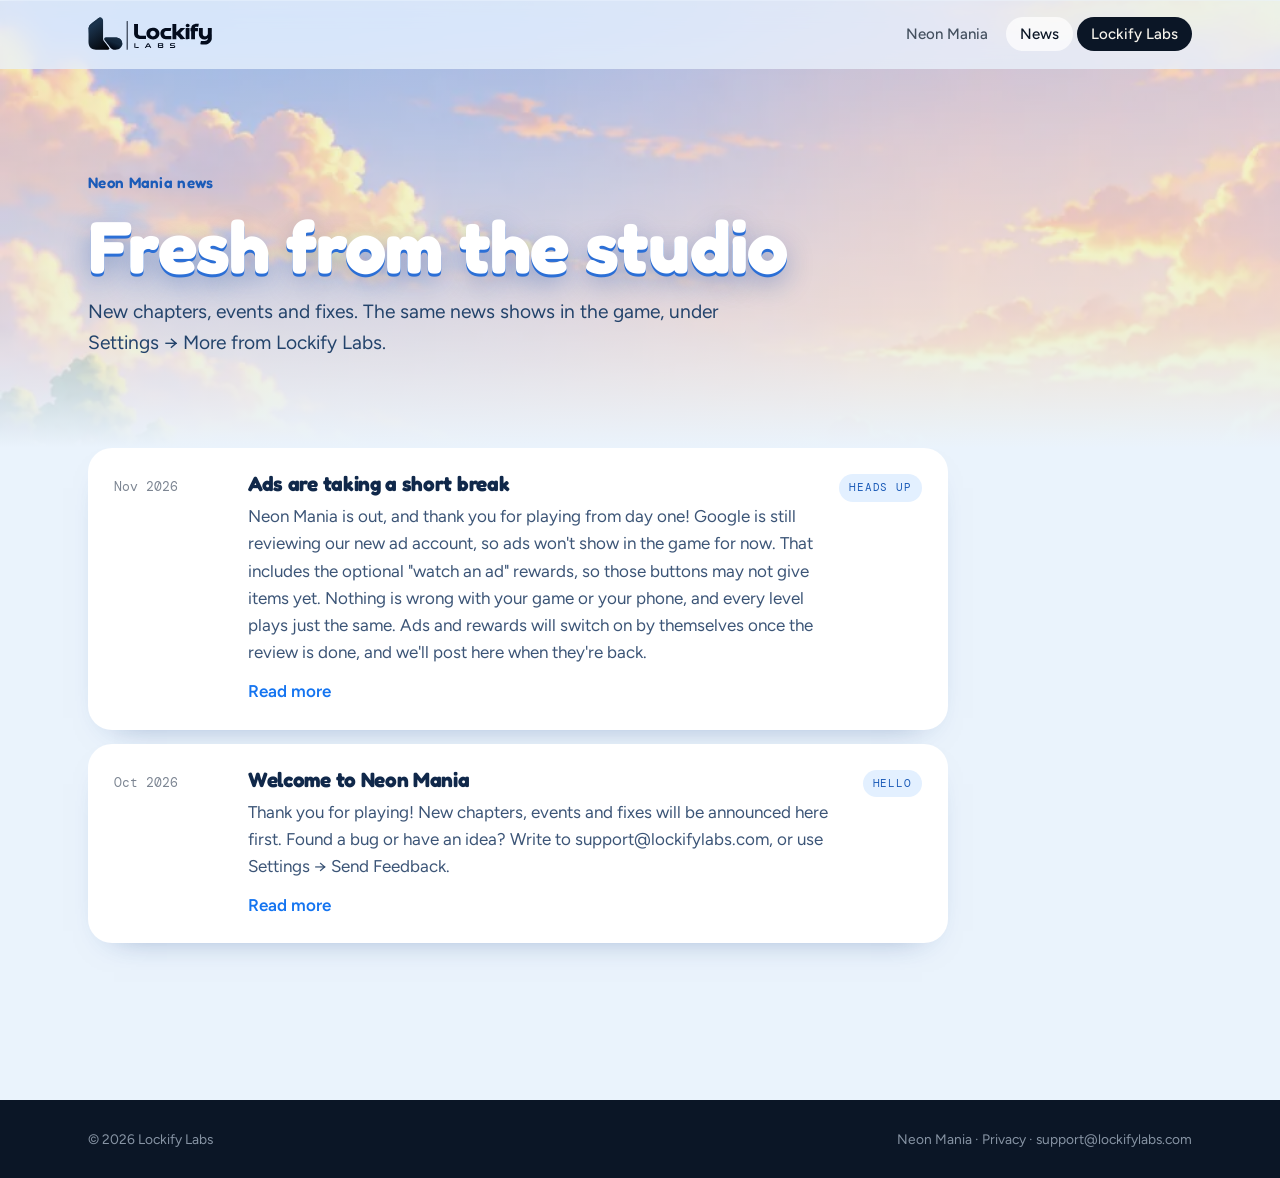
<file: neon-mania/updates/index.html>
<!DOCTYPE html>
<html lang="en">
<head>
  <meta charset="UTF-8">
  <meta name="viewport" content="width=device-width, initial-scale=1.0">
  <title>Neon Mania News — Lockify Labs</title>
  <meta name="description" content="New chapters, events and updates for Neon Mania, straight from Lockify Labs.">
  <meta name="theme-color" content="#EAF3FC">
  <link rel="canonical" href="https://lockifylabs.com/neon-mania/updates/">
  <link rel="icon" type="image/png" href="/assets/img/neon-mania-icon.png">
  <link rel="preconnect" href="https://fonts.googleapis.com">
  <link rel="preconnect" href="https://fonts.gstatic.com" crossorigin>
  <link href="https://fonts.googleapis.com/css2?family=Bricolage+Grotesque:opsz,wght@12..96,500..800&family=DM+Mono&family=Figtree:wght@400;500;600&family=Fredoka:wght@500;600;700&family=Instrument+Serif:ital@1&display=swap" rel="stylesheet">
  <link rel="stylesheet" href="/assets/css/site.css">
  <link rel="stylesheet" href="/assets/css/neon-mania.css">
  <style>
    .news-hero { position: relative; overflow: hidden; isolation: isolate; margin-top: -68px; padding: calc(68px + clamp(48px, 8vw, 100px)) 0 clamp(48px, 7vw, 90px); }
    .news-hero .sky { position: absolute; inset: 0; z-index: -2; background: #9DB9E8 url('/assets/img/skies/golden-hour.webp') center 35% / cover no-repeat; }
    .news-hero::after { content: ''; position: absolute; inset: 0; z-index: -1; background: linear-gradient(180deg, rgba(234, 243, 252, 0.4) 0%, rgba(234, 243, 252, 0.7) 70%, #EAF3FC 100%); }
    main { min-height: 75vh; }
    .feed { max-width: 860px; padding-bottom: 80px; }
    .feed .news-list { border-top: 0; display: grid; gap: 14px; }
    .feed .news-item { background: #fff; border: 0; border-radius: 24px; padding: 24px 26px; grid-template-columns: 110px 1fr auto; box-shadow: 0 14px 34px -26px rgba(20, 60, 130, 0.6); }
    .feed .news-item h3 { font-family: var(--font-game); font-weight: 700; font-size: 1.3rem; color: #10284A; }
    .feed .news-item p { color: #3C5577; white-space: pre-line; }
    .feed .news-badge { background: #E3F0FF; color: #1B5BB8; }
    .feed .arrow-link { display: inline-flex; color: #1474F0; }
    @media (max-width: 640px) { .feed .news-item { grid-template-columns: 1fr; } }
  </style>
</head>
<body class="nm">
<a class="skip" href="#main">Skip to content</a>
<header class="nav">
  <div class="wrap nav-inner">
    <a class="brand" href="/" aria-label="Lockify Labs home"><img src="/assets/brand/lockify-labs-logo-tight.svg" alt="Lockify Labs" width="111" height="30"></a>
    <button class="nav-toggle" aria-label="Menu" aria-expanded="false" aria-controls="nav-links"><span></span></button>
    <ul class="nav-links" id="nav-links">
      <li><a href="/neon-mania/">Neon Mania</a></li>
      <li><a href="/neon-mania/updates/" aria-current="page">News</a></li>
      <li><a class="nav-cta" href="/">Lockify Labs</a></li>
    </ul>
  </div>
</header>

<main id="main">
  <section class="news-hero">
    <div class="sky"></div>
    <div class="wrap">
      <span class="nm-eyebrow">Neon Mania news</span>
      <h1 class="nm-title" style="margin:12px 0 14px;font-size:clamp(2.6rem,6vw,4.6rem)">Fresh from the studio</h1>
      <p class="nm-lede">New chapters, events and fixes. The same news shows in the game, under Settings → More from Lockify Labs.</p>
    </div>
  </section>
  <section class="wrap">
    <div class="feed">
      <div class="news-list" data-news="/neon-mania/dev-updates.json" data-full>
        <article class="news-item">
          <span class="date">Nov 2026</span>
          <div><h3>Ads are taking a short break</h3><p>Google is still reviewing our new ad account, so ads and the optional ad rewards won’t show in the game for now. Every level plays just the same, and we’ll post here when they’re back.</p></div>
          <span class="news-badge">Heads up</span>
        </article>
        <article class="news-item">
          <span class="date">Oct 2026</span>
          <div><h3>Welcome to Neon Mania</h3><p>New chapters, events and fixes will be announced here first.</p></div>
          <span class="news-badge">Hello</span>
        </article>
      </div>
    </div>
  </section>
</main>

<footer class="footer slim"><div class="wrap"><div class="footer-base"><span>© <span data-year>2026</span> Lockify Labs</span><span><a href="/neon-mania/">Neon Mania</a> · <a href="/neon-mania/privacy/">Privacy</a> · <a href="mailto:support@lockifylabs.com">support@lockifylabs.com</a></span></div></div></footer>
<script src="/assets/js/site.js"></script>
</body>
</html>
</file>
<file: assets/css/site.css>
/* Lockify Labs — studio styles shared by every page. */

:root {
  --paper: #F6F3EC;
  --paper-2: #EFEADF;
  --paper-3: #E6DFD1;
  --card: #FFFDF8;
  --ink: #0B1626;
  --ink-2: #44505F;
  --ink-3: #7D8693;
  --line: rgba(11, 22, 38, 0.11);
  --line-2: rgba(11, 22, 38, 0.2);
  --navy: #1C3550;
  --navy-2: #2E5079;
  --accent: #2E5BFF;

  --lockify-bg: #0C0E0D;
  --lockify-card: #151917;
  --lockify-teal: #3DD9A4;
  --lockify-text: #E4EAE5;
  --lockify-muted: #8A9B90;

  --nm-blue: #0B93FF;
  --nm-pink: #F24DB8;
  --nm-yellow: #FFB302;
  --nm-green: #1FC96B;
  --nm-orange: #FF7A1A;
  --nm-violet: #8B5CFF;

  --font-display: 'Bricolage Grotesque', 'Figtree', system-ui, sans-serif;
  --font-serif: 'Instrument Serif', Georgia, serif;
  --font-body: 'Figtree', system-ui, -apple-system, sans-serif;
  --font-mono: 'DM Mono', ui-monospace, monospace;
  --font-game: 'Fredoka', 'Figtree', system-ui, sans-serif;

  --wrap: 1200px;
  --gutter: clamp(16px, 4vw, 48px);
  --radius: 28px;
  --radius-sm: 16px;
  --ease: cubic-bezier(0.22, 1, 0.36, 1);
}

*, *::before, *::after { box-sizing: border-box; margin: 0; padding: 0; }
html { scroll-behavior: smooth; -webkit-text-size-adjust: 100%; }
body {
  background: var(--paper);
  color: var(--ink);
  font-family: var(--font-body);
  font-size: 17px;
  line-height: 1.6;
  -webkit-font-smoothing: antialiased;
  overflow-x: hidden;
  /* A short page still fills the screen, so its footer sits at the bottom rather than mid-page. */
  min-height: 100vh;
  min-height: 100dvh;
  display: flex;
  flex-direction: column;
}
/* Flex items with auto side margins (.wrap) would shrink to their content without a width. */
body > header, body > main, body > footer { width: 100%; }
body > main { flex: 1 0 auto; }
img, svg { display: block; max-width: 100%; }
a { color: inherit; text-decoration: none; }
button { font: inherit; color: inherit; background: none; border: 0; cursor: pointer; }
::selection { background: var(--navy); color: var(--paper); }
:focus-visible { outline: 2px solid var(--accent); outline-offset: 3px; border-radius: 6px; }

.wrap { max-width: var(--wrap); margin: 0 auto; padding: 0 var(--gutter); }
.skip { position: absolute; left: -999px; top: 8px; background: var(--ink); color: var(--paper); padding: 8px 14px; border-radius: 8px; z-index: 100; }
.skip:focus { left: 8px; }

/* ── Type ── */
.eyebrow {
  font-family: var(--font-mono);
  font-size: 0.74rem;
  letter-spacing: 0.14em;
  text-transform: uppercase;
  color: var(--ink-3);
  display: inline-flex;
  align-items: center;
  gap: 10px;
}
.eyebrow::before { content: ''; width: 18px; height: 1px; background: currentColor; }
.display {
  font-family: var(--font-display);
  font-weight: 700;
  font-size: clamp(2.6rem, 7.2vw, 6.4rem);
  line-height: 0.96;
  letter-spacing: -0.035em;
}
.h2 {
  font-family: var(--font-display);
  font-weight: 700;
  font-size: clamp(2rem, 4.6vw, 3.6rem);
  line-height: 1.02;
  letter-spacing: -0.03em;
}
.h3 { font-family: var(--font-display); font-weight: 650; font-size: 1.35rem; letter-spacing: -0.015em; line-height: 1.2; }
.serif { font-family: var(--font-serif); font-style: italic; font-weight: 400; letter-spacing: -0.01em; }
.lede { font-size: clamp(1.05rem, 1.6vw, 1.22rem); color: var(--ink-2); max-width: 36em; }
.muted { color: var(--ink-3); }

/* ── Nav ── */
.nav {
  position: sticky; top: 0; z-index: 50;
  background: color-mix(in srgb, var(--paper) 82%, transparent);
  backdrop-filter: saturate(1.4) blur(14px);
  -webkit-backdrop-filter: saturate(1.4) blur(14px);
  border-bottom: 1px solid transparent;
  transition: border-color 0.3s;
}
.nav.scrolled { border-color: var(--line); }
.nav-inner { display: flex; align-items: center; justify-content: space-between; gap: 16px; height: 68px; }
.brand { display: flex; align-items: center; gap: 10px; flex-shrink: 0; }
.brand img { height: 34px; width: auto; }
.nav-links { display: flex; align-items: center; gap: 4px; list-style: none; }
.nav-links a {
  font-size: 0.94rem; font-weight: 500; color: var(--ink-2);
  padding: 8px 14px; border-radius: 999px; transition: background 0.2s, color 0.2s;
}
.nav-links a:hover, .nav-links a[aria-current] { background: var(--paper-2); color: var(--ink); }
.nav-links .nav-cta { background: var(--ink); color: var(--paper); }
.nav-links .nav-cta:hover { background: var(--navy); color: var(--paper); }
.nav-toggle { display: none; width: 42px; height: 42px; border-radius: 12px; align-items: center; justify-content: center; }
.nav-toggle span, .nav-toggle span::before, .nav-toggle span::after {
  display: block; width: 18px; height: 2px; background: var(--ink); border-radius: 2px; position: relative; transition: transform 0.3s var(--ease);
}
.nav-toggle span::before, .nav-toggle span::after { content: ''; position: absolute; left: 0; }
.nav-toggle span::before { top: -6px; }
.nav-toggle span::after { top: 6px; }
.nav.open .nav-toggle span { background: transparent; }
.nav.open .nav-toggle span::before { transform: translateY(6px) rotate(45deg); }
.nav.open .nav-toggle span::after { transform: translateY(-6px) rotate(-45deg); }

@media (max-width: 760px) {
  .nav-toggle { display: inline-flex; }
  .nav-links {
    position: absolute; top: 68px; left: 0; right: 0;
    flex-direction: column; align-items: stretch; gap: 2px;
    padding: 10px var(--gutter) 18px;
    background: var(--paper); border-bottom: 1px solid var(--line);
    display: none;
  }
  .nav.open .nav-links { display: flex; }
  .nav-links a { display: block; padding: 12px 14px; font-size: 1.05rem; }
}

/* ── Buttons ── */
.btn {
  display: inline-flex; align-items: center; justify-content: center; gap: 10px;
  font-weight: 600; font-size: 0.98rem; line-height: 1;
  padding: 15px 22px; border-radius: 999px;
  transition: transform 0.25s var(--ease), background 0.2s, box-shadow 0.25s;
}
.btn svg { width: 18px; height: 18px; flex-shrink: 0; }
.btn:hover { transform: translateY(-2px); }
.btn-ink { background: var(--ink); color: var(--paper); }
.btn-ink:hover { background: var(--navy); box-shadow: 0 10px 30px -12px rgba(11, 22, 38, 0.6); }
.btn-line { border: 1.5px solid var(--line-2); color: var(--ink); }
.btn-line:hover { border-color: var(--ink); }
.btn-soon { background: var(--paper-2); color: var(--ink-2); cursor: default; }
.btn-soon:hover { transform: none; }
.arrow-link { display: inline-flex; align-items: center; gap: 8px; font-weight: 600; }
.arrow-link svg { width: 16px; height: 16px; transition: transform 0.25s var(--ease); }
.arrow-link:hover svg { transform: translateX(4px); }

.play-badge {
  display: inline-flex; align-items: center; gap: 12px;
  background: var(--ink); color: #fff; border-radius: 14px; padding: 10px 18px 10px 14px;
  transition: transform 0.25s var(--ease);
}
.play-badge:hover { transform: translateY(-2px); }
.play-badge svg { width: 24px; height: 24px; }
.play-badge small { display: block; font-size: 0.68rem; letter-spacing: 0.04em; opacity: 0.75; text-transform: uppercase; }
.play-badge strong { display: block; font-size: 1.05rem; font-weight: 600; line-height: 1.1; }
.play-badge.is-soon { background: rgba(255, 255, 255, 0.72); color: var(--ink); cursor: default; }
.play-badge.is-soon:hover { transform: none; }

/* ── Sections ── */
.section { padding: clamp(80px, 12vw, 150px) 0; }
.section-head { display: grid; gap: 18px; margin-bottom: clamp(40px, 6vw, 72px); max-width: 820px; }
.rule { border: 0; border-top: 1px solid var(--line); }

/* ── Home hero ── */
.hero { padding: clamp(48px, 9vw, 110px) 0 clamp(56px, 8vw, 96px); position: relative; overflow-x: clip; }
.hero-grid { display: grid; grid-template-columns: 1.35fr 1fr; gap: clamp(32px, 6vw, 80px); align-items: center; }
.hero h1 { margin: 22px 0 28px; }
.hero h1 .serif { font-size: 1.08em; letter-spacing: -0.02em; }
.hero-actions { display: flex; flex-wrap: wrap; gap: 12px; margin-top: 36px; }
.hero-mark { position: relative; aspect-ratio: 1; max-width: 460px; justify-self: end; width: 100%; }
.hero-mark .halo {
  position: absolute; inset: 6%; border-radius: 50%;
  background: radial-gradient(closest-side, rgba(46, 91, 255, 0.16), rgba(46, 91, 255, 0) 70%);
  animation: breathe 6s ease-in-out infinite;
}
/* Each dot sits on its ring's line at the top (centred on the 1px border), and the ring turns.
   A negative delay sets where on the ring each dot starts. */
.hero-mark .orbit { position: absolute; inset: 0; border-radius: 50%; border: 1px dashed var(--line-2); animation: spin 60s linear infinite -52.5s; }
.hero-mark .orbit::after {
  content: ''; position: absolute; top: -0.5px; left: 50%; width: 12px; height: 12px; border-radius: 50%;
  transform: translate(-50%, -50%);
  background: var(--nm-pink); box-shadow: 0 0 0 6px rgba(242, 77, 184, 0.15);
}
.hero-mark .orbit.two { inset: 13%; animation-duration: 38s; animation-direction: reverse; animation-delay: -19s; }
.hero-mark .orbit.two::after { background: var(--lockify-teal); box-shadow: 0 0 0 6px rgba(61, 217, 164, 0.18); }
.hero-mark .orbit.three { inset: 26%; border-style: solid; border-color: var(--line); animation-duration: 24s; animation-delay: -6s; }
.hero-mark .orbit.three::after { background: var(--nm-yellow); box-shadow: 0 0 0 6px rgba(255, 179, 2, 0.18); }
.hero-mark svg.mark { position: absolute; inset: 31%; width: 38%; height: 38%; overflow: visible; filter: drop-shadow(0 24px 30px rgba(11, 22, 38, 0.25)); }
/* The game's intro entrance (StudioIntro.kt, BuildUp): the stem draws up from the baseline while
   the foot draws out left to right, together in 650 ms, then a soft light sweeps the ink (800 ms). */
.mark-stem { animation: mark-stem 0.65s linear both 0.25s; }
.mark-foot { animation: mark-foot 0.65s linear both 0.25s; }
.mark-sheen { animation: mark-sheen 0.8s ease-in-out both 0.9s; }
@keyframes mark-stem { from { clip-path: inset(100% 0 0 0); } to { clip-path: inset(0 0 0 0); } }
@keyframes mark-foot { from { clip-path: inset(0 100% 0 0); } to { clip-path: inset(0 0 0 0); } }
@keyframes mark-sheen { from { transform: translateX(0); } to { transform: translateX(2300px); } }
@keyframes spin { to { transform: rotate(360deg); } }
@keyframes breathe { 50% { transform: scale(1.06); opacity: 0.8; } }

.ticker { border-block: 1px solid var(--line); overflow: hidden; white-space: nowrap; padding: 16px 0; }
.ticker-track { display: inline-flex; gap: 48px; animation: ticker 36s linear infinite; padding-left: 48px; }
.ticker span { font-family: var(--font-display); font-weight: 600; font-size: 1.15rem; color: var(--ink-2); display: inline-flex; align-items: center; gap: 48px; }
.ticker span::after { content: ''; width: 8px; height: 8px; border-radius: 50%; background: var(--line-2); }
@keyframes ticker { to { transform: translateX(-50%); } }

/* ── App worlds ── */
.worlds { display: grid; grid-template-columns: 1fr 1fr; gap: clamp(16px, 2vw, 24px); }
.world {
  position: relative; border-radius: var(--radius); overflow: hidden;
  min-height: 640px; display: flex; flex-direction: column;
  padding: clamp(26px, 3.4vw, 44px);
  isolation: isolate;
}
.world-top { display: flex; align-items: center; justify-content: space-between; gap: 12px; }
.world-icon { width: 64px; height: 64px; border-radius: 16px; box-shadow: 0 10px 24px -10px rgba(0, 0, 0, 0.5); }
.world-chip {
  font-family: var(--font-mono); font-size: 0.72rem; letter-spacing: 0.1em; text-transform: uppercase;
  padding: 7px 12px; border-radius: 999px;
}
.world h3 { font-size: clamp(2rem, 3.4vw, 2.9rem); line-height: 1; letter-spacing: -0.03em; margin: 28px 0 12px; font-family: var(--font-display); font-weight: 700; }
.world p { max-width: 30em; }
.world-stage { flex: 1; display: grid; place-items: center; padding: 28px 0; min-height: 260px; }
.world-foot { display: flex; flex-wrap: wrap; align-items: center; justify-content: space-between; gap: 14px; }
.tags { display: flex; flex-wrap: wrap; gap: 8px; margin-top: 18px; }
.tag { font-size: 0.82rem; padding: 6px 12px; border-radius: 999px; }

.world-lockify { background: var(--lockify-bg); color: var(--lockify-text); }
.world-lockify::before {
  content: ''; position: absolute; z-index: -1; width: 520px; height: 520px; right: -160px; top: 120px; border-radius: 50%;
  background: radial-gradient(closest-side, rgba(61, 217, 164, 0.2), transparent);
}
.world-lockify::after {
  content: ''; position: absolute; inset: 0; z-index: -1; opacity: 0.35;
  background-image: linear-gradient(rgba(61, 217, 164, 0.07) 1px, transparent 1px), linear-gradient(90deg, rgba(61, 217, 164, 0.07) 1px, transparent 1px);
  background-size: 44px 44px;
  mask-image: radial-gradient(circle at 70% 55%, #000, transparent 70%);
  -webkit-mask-image: radial-gradient(circle at 70% 55%, #000, transparent 70%);
}
.world-lockify .world-chip { background: rgba(61, 217, 164, 0.12); color: var(--lockify-teal); }
.world-lockify p { color: var(--lockify-muted); }
.world-lockify .tag { background: rgba(255, 255, 255, 0.06); color: var(--lockify-text); border: 1px solid rgba(255, 255, 255, 0.08); }
.world-lockify .btn-world { background: var(--lockify-teal); color: #08110D; box-shadow: 0 0 40px rgba(61, 217, 164, 0.25); }
.world-lockify .arrow-link { color: var(--lockify-teal); }

.vault { width: min(300px, 80%); aspect-ratio: 1; position: relative; display: grid; place-items: center; }
.vault-ring { position: absolute; inset: 0; border-radius: 50%; border: 1px solid rgba(61, 217, 164, 0.18); }
.vault-ring.r2 { inset: 14%; border-color: rgba(61, 217, 164, 0.28); }
.vault-ring.r3 { inset: 28%; border: 1px dashed rgba(61, 217, 164, 0.4); animation: spin 30s linear infinite; }
.vault-lock { width: 38%; filter: drop-shadow(0 0 30px rgba(61, 217, 164, 0.35)); }
.vault-lock .shackle { transition: transform 0.6s var(--ease); transform-origin: 62px 36px; }
.world-lockify:hover .vault-lock .shackle { transform: translateY(-6px) rotate(14deg); }
.vault-file {
  position: absolute; width: 54px; height: 66px; border-radius: 10px;
  background: var(--lockify-card); border: 1px solid rgba(61, 217, 164, 0.18);
  display: grid; place-items: center; color: var(--lockify-teal);
  animation: float 6s ease-in-out infinite;
}
.vault-file svg { width: 22px; height: 22px; }
.vault-file.f1 { left: -2%; top: 18%; }
.vault-file.f2 { right: 0; top: 6%; animation-delay: -2s; }
.vault-file.f3 { right: 4%; bottom: 8%; animation-delay: -4s; }
@keyframes float { 50% { transform: translateY(-10px); } }

.world-neon { color: #0E2440; }
.world-neon .sky { position: absolute; inset: 0; z-index: -2; background: #9EC9F2 center / cover no-repeat; }
.world-neon::after {
  content: ''; position: absolute; inset: 0; z-index: -1;
  background: linear-gradient(180deg, rgba(255, 255, 255, 0.55) 0%, rgba(255, 255, 255, 0.1) 45%, rgba(255, 255, 255, 0.35) 100%);
}
.world-neon .world-chip { background: rgba(255, 255, 255, 0.7); color: #1B5BB8; }
.world-neon h3 { font-family: var(--font-game); font-weight: 700; color: #fff; text-shadow: 0 3px 0 #2B6FD6, 0 8px 22px rgba(20, 70, 160, 0.35); letter-spacing: -0.01em; }
.world-neon p { color: #1D3A5F; }
.world-neon .tag { background: rgba(255, 255, 255, 0.66); color: #1D3A5F; }
.world-neon .arrow-link { color: #0E2440; }

.frost {
  background: rgba(255, 255, 255, 0.5);
  border: 1.5px solid rgba(255, 255, 255, 0.8);
  box-shadow: 0 18px 40px -18px rgba(20, 60, 130, 0.45);
  backdrop-filter: blur(10px);
  -webkit-backdrop-filter: blur(10px);
  border-radius: 24px;
}
.board-card { width: min(340px, 100%); padding: 14px; }
.board-status { display: flex; justify-content: space-between; align-items: center; font-family: var(--font-game); font-weight: 600; font-size: 0.95rem; color: #1D3A5F; padding: 2px 6px 10px; }
.board-status b { font-weight: 700; }

/* ── Studio / principles ── */
.principles { display: grid; grid-template-columns: repeat(3, 1fr); border-top: 1px solid var(--line); }
.principle { padding: 36px 32px 8px 0; border-right: 1px solid var(--line); }
.principle + .principle { padding-left: 32px; }
.principle:last-child { border-right: 0; }
.principle .num { font-family: var(--font-mono); font-size: 0.8rem; color: var(--ink-3); }
.principle h3 { margin: 18px 0 10px; }
.principle p { color: var(--ink-2); }

.maker { display: grid; grid-template-columns: auto 1fr; gap: clamp(24px, 4vw, 56px); align-items: center; margin-top: clamp(64px, 9vw, 110px); background: var(--card); border: 1px solid var(--line); border-radius: var(--radius); padding: clamp(26px, 4vw, 52px); }
.maker-mark { width: clamp(96px, 14vw, 160px); aspect-ratio: 1; border-radius: 32px; background: linear-gradient(145deg, #F2EEE5, #E3DCCD); display: grid; place-items: center; }
.maker-mark img { width: 56%; }
.maker blockquote { font-family: var(--font-serif); font-size: clamp(1.5rem, 2.8vw, 2.25rem); line-height: 1.22; letter-spacing: -0.01em; }
.maker cite { display: block; margin-top: 18px; font-style: normal; font-size: 0.95rem; color: var(--ink-3); }
.maker cite b { color: var(--ink); font-weight: 600; }

/* ── News ── */
.news-list { display: grid; gap: 0; border-top: 1px solid var(--line); }
.news-item { display: grid; grid-template-columns: 140px 1fr auto; gap: 24px; align-items: baseline; padding: 26px 0; border-bottom: 1px solid var(--line); }
.news-item .date { font-family: var(--font-mono); font-size: 0.8rem; color: var(--ink-3); }
.news-item h3 { font-size: 1.25rem; }
.news-item p { color: var(--ink-2); margin-top: 6px; max-width: 46em; }
.news-badge { font-family: var(--font-mono); font-size: 0.7rem; letter-spacing: 0.08em; text-transform: uppercase; padding: 5px 10px; border-radius: 999px; background: var(--paper-2); color: var(--ink-2); white-space: nowrap; }

/* ── Footer ── */
.footer { background: var(--ink); color: #C9D2DD; padding: clamp(72px, 10vw, 120px) 0 36px; margin-top: clamp(40px, 6vw, 80px); }
.footer a:hover { color: #fff; }
.footer-cta { display: grid; grid-template-columns: 1.4fr 1fr; gap: 40px; align-items: end; padding-bottom: clamp(48px, 7vw, 88px); border-bottom: 1px solid rgba(255, 255, 255, 0.1); }
.footer-cta .h2 { color: #fff; }
.mail-list { display: grid; gap: 14px; }
.mail { display: flex; justify-content: space-between; align-items: center; gap: 16px; padding: 18px 20px; border-radius: 18px; background: rgba(255, 255, 255, 0.05); border: 1px solid rgba(255, 255, 255, 0.08); transition: background 0.2s; }
.mail:hover { background: rgba(255, 255, 255, 0.09); }
.mail small { display: block; font-family: var(--font-mono); font-size: 0.7rem; letter-spacing: 0.1em; text-transform: uppercase; color: #8794A4; }
.mail strong { color: #fff; font-weight: 600; font-size: 1.02rem; word-break: break-all; }
.mail svg { width: 18px; height: 18px; flex-shrink: 0; }
.footer-grid { display: grid; grid-template-columns: 1.4fr repeat(3, 1fr); gap: 32px; padding: 48px 0; }
.footer-grid h4 { font-family: var(--font-mono); font-weight: 400; font-size: 0.72rem; letter-spacing: 0.12em; text-transform: uppercase; color: #8794A4; margin-bottom: 14px; }
.footer-grid ul { list-style: none; display: grid; gap: 10px; }
.footer-brand img { height: 34px; width: auto; filter: brightness(0) invert(1); opacity: 0.95; }
.footer-brand p { margin-top: 16px; max-width: 22em; color: #8794A4; font-size: 0.95rem; }
.footer.slim { padding: 28px 0; }
.footer.slim .footer-base { border-top: 0; padding-top: 0; }
.footer-base { display: flex; flex-wrap: wrap; justify-content: space-between; gap: 12px; padding-top: 24px; border-top: 1px solid rgba(255, 255, 255, 0.1); font-size: 0.86rem; color: #8794A4; }

/* ── Prose (policies) ── */
.page-head { padding: clamp(48px, 8vw, 96px) 0 clamp(32px, 5vw, 56px); }
.page-head .display { font-size: clamp(2.4rem, 6vw, 4.6rem); margin-top: 18px; }
.prose { max-width: 760px; color: var(--ink-2); padding-bottom: 40px; }
.prose h2 { font-family: var(--font-display); font-weight: 650; color: var(--ink); font-size: 1.5rem; letter-spacing: -0.02em; margin: 48px 0 12px; }
.prose h3 { font-family: var(--font-display); font-weight: 600; color: var(--ink); font-size: 1.12rem; margin: 28px 0 8px; }
.prose p, .prose ul { margin-bottom: 14px; }
.prose ul { padding-left: 22px; }
.prose li { margin-bottom: 8px; }
.prose strong { color: var(--ink); font-weight: 600; }
.prose a { color: var(--accent); text-decoration: underline; text-underline-offset: 3px; }
/* Numbered sections, like the Lockify policy. */
.prose.numbered { counter-reset: section; }
.prose.numbered > h2 { counter-increment: section; padding-top: 40px; border-top: 1px solid var(--line); }
.prose.numbered > h2::before {
  content: counter(section, decimal-leading-zero); display: block; margin-bottom: 8px;
  font-family: var(--font-mono); font-weight: 400; font-size: 0.72rem; letter-spacing: 0.12em; color: var(--ink-3);
}
.summary-card { background: var(--card); border: 1px solid var(--line); border-radius: 22px; padding: 24px 28px; }
.summary-card ul { margin: 0; }

/* ── Reveal ── */
.reveal { opacity: 0; transform: translateY(28px); transition: opacity 0.9s var(--ease), transform 0.9s var(--ease); }
.reveal.in { opacity: 1; transform: none; }
.reveal.d1 { transition-delay: 0.08s; }
.reveal.d2 { transition-delay: 0.16s; }
.reveal.d3 { transition-delay: 0.24s; }

/* ── Neon Mania mini board ── */
/* The game's board panel (boardFrame) behind tiles drawn by board.js after TileDraw.kt. */
.nb svg { width: 100%; height: auto; border-radius: 14px; background: rgba(238, 244, 255, 0.85); }
.nb-spin { transform-box: fill-box; transform-origin: center; transition: transform 0.3s cubic-bezier(0.34, 1.4, 0.5, 1); }
.nb-tap { cursor: pointer; outline: none; }
.nb-tap .nb-face { transition: filter 0.2s; }
.nb-tap:hover .nb-face { filter: brightness(1.04); }
.nb-tap:focus-visible .nb-face { stroke: var(--accent); stroke-width: 4; }
.nb-won .nb-bloom { animation: nb-pulse 1.4s ease-in-out 2; }
@keyframes nb-pulse { 50% { opacity: 0.25; stroke-width: 52; } }

/* ── Responsive ── */
@media (max-width: 980px) {
  .hero-grid { grid-template-columns: 1fr; }
  .hero-mark { justify-self: center; max-width: 340px; order: -1; }
  .worlds { grid-template-columns: 1fr; }
  .world { min-height: 0; }
  .principles { grid-template-columns: 1fr; }
  .principle, .principle + .principle { padding: 28px 0; border-right: 0; border-bottom: 1px solid var(--line); }
  .footer-cta { grid-template-columns: 1fr; }
  .footer-grid { grid-template-columns: 1fr 1fr; }
  .footer-brand { grid-column: 1 / -1; }
}
@media (max-width: 640px) {
  body { font-size: 16px; }
  .hero { padding-top: 28px; }
  .hero-mark { max-width: 220px; }
  .maker { grid-template-columns: 1fr; }
  .news-item { grid-template-columns: 1fr; gap: 8px; }
  .news-badge { justify-self: start; }
  .world-foot .btn { width: 100%; }
  .hero-actions .btn { flex: 1 1 auto; }
}

@media (prefers-reduced-motion: reduce) {
  *, *::before, *::after { animation-duration: 0.01ms !important; animation-iteration-count: 1 !important; transition-duration: 0.01ms !important; scroll-behavior: auto !important; }
  .reveal { opacity: 1; transform: none; }
}
</file>
<file: assets/css/neon-mania.css>
/* Neon Mania's world: chapter skies, Fredoka, frosted panels and the glossy PLAY button. */

.nm { background: #EAF3FC; }
.nm .nav { background: color-mix(in srgb, #EAF3FC 78%, transparent); }
.nm .nav-links a:hover, .nm .nav-links a[aria-current] { background: rgba(255, 255, 255, 0.7); }
@media (max-width: 760px) { .nm .nav-links { background: #EAF3FC; } }

.game { font-family: var(--font-game); }
.nm-title {
  font-family: var(--font-game); font-weight: 700; color: #fff; letter-spacing: -0.01em; line-height: 1.02;
  text-shadow: 0 3px 0 #2B6FD6, 0 10px 26px rgba(20, 70, 160, 0.35);
  font-size: clamp(2.2rem, 5vw, 3.8rem);
}
.nm-title.dark { color: #10284A; text-shadow: none; }
.nm-eyebrow { font-family: var(--font-game); font-weight: 600; font-size: 0.95rem; color: #1B5BB8; letter-spacing: 0.02em; }
.nm-lede { font-size: clamp(1.05rem, 1.5vw, 1.2rem); color: #23436B; max-width: 34em; }

/* Hero */
.nm-hero { position: relative; overflow: hidden; padding: clamp(40px, 7vw, 90px) 0 clamp(70px, 9vw, 120px); isolation: isolate; margin-top: -68px; padding-top: calc(68px + clamp(40px, 7vw, 90px)); }
.nm-hero .sky { position: absolute; inset: 0; z-index: -2; background: #A9D2F5 url('/assets/img/skies/dawn.webp') center 30% / cover no-repeat; }
.nm-hero::after { content: ''; position: absolute; inset: 0; z-index: -1; background: linear-gradient(90deg, rgba(234, 243, 252, 0.88) 0%, rgba(234, 243, 252, 0.55) 45%, rgba(234, 243, 252, 0.05) 75%), linear-gradient(180deg, rgba(234, 243, 252, 0) 70%, #EAF3FC 100%); }
.nm-hero-grid { display: grid; grid-template-columns: 1.05fr 1fr; gap: clamp(32px, 5vw, 72px); align-items: center; }
.nm-logo { width: min(440px, 92%); height: auto; filter: drop-shadow(0 18px 30px rgba(20, 80, 180, 0.3)); margin: 6px 0 4px -2%; }
.nm-tagline { font-family: var(--font-game); font-weight: 600; font-size: clamp(1.3rem, 2.4vw, 1.7rem); color: #10284A; margin: 10px 0 16px; }
.nm-actions { display: flex; flex-wrap: wrap; align-items: center; gap: 14px 22px; margin-top: 30px; }
.nm-actions .arrow-link { color: #10284A; font-family: var(--font-game); font-size: 1.05rem; }

.gloss {
  position: relative; display: inline-flex; align-items: center; justify-content: center; gap: 10px;
  font-family: var(--font-game); font-weight: 700; font-size: 1.05rem; color: #fff; letter-spacing: 0.01em;
  padding: 14px 26px; border-radius: 999px; border: 3px solid #CDEBFF;
  background: linear-gradient(180deg, #5FD0FF 0%, #2C9BFF 45%, #1474F0 55%, #2C9BFF 100%);
  box-shadow: 0 6px 0 #0E58C2, 0 14px 26px -8px rgba(14, 88, 194, 0.6);
  text-shadow: 0 2px 0 rgba(10, 60, 150, 0.35);
  transition: transform 0.2s var(--ease), box-shadow 0.2s;
}
.gloss::before { content: ''; position: absolute; left: 14px; right: 40%; top: 5px; height: 38%; border-radius: 999px; background: rgba(255, 255, 255, 0.45); }
.gloss:hover { transform: translateY(-2px); }
.gloss:active { transform: translateY(3px); box-shadow: 0 3px 0 #0E58C2; }
.gloss[disabled] { opacity: 0.5; pointer-events: none; }

/* Play card */
.play-card { padding: 16px; width: min(440px, 100%); justify-self: center; }
.play-tabs { display: flex; gap: 6px; padding: 4px; background: rgba(255, 255, 255, 0.55); border-radius: 999px; margin-bottom: 12px; }
.play-tabs button {
  flex: 1; font-family: var(--font-game); font-weight: 600; font-size: 0.92rem; color: #2B4A73;
  padding: 9px 6px; border-radius: 999px; transition: background 0.2s, color 0.2s;
}
.play-tabs button[aria-selected="true"] { background: #fff; color: #10284A; box-shadow: 0 4px 12px -6px rgba(20, 60, 130, 0.5); }
.play-hud { display: grid; grid-template-columns: 1fr auto auto; gap: 8px; align-items: center; margin-bottom: 12px; }
.play-hint { font-family: var(--font-game); font-weight: 600; color: #23436B; font-size: 0.95rem; padding-left: 6px; }
.hud-box { font-family: var(--font-game); font-weight: 600; font-size: 0.85rem; color: #23436B; background: rgba(255, 255, 255, 0.8); border-radius: 12px; padding: 6px 12px; text-align: center; min-width: 72px; }
.hud-box b { display: block; font-size: 1.15rem; color: #10284A; line-height: 1.1; }
.play-win {
  display: none; align-items: center; justify-content: space-between; gap: 12px; margin-top: 12px;
  padding: 12px 12px 12px 18px; border-radius: 18px; background: #fff;
  font-family: var(--font-game); font-weight: 600; color: #10284A;
  animation: pop 0.5s var(--ease);
}
.play-win.show { display: flex; }
.play-win .stars { color: #FFB302; letter-spacing: 2px; }
.play-win .stars .off { color: #D3DBE6; }
.play-win .gloss { padding: 10px 18px; font-size: 0.95rem; box-shadow: 0 4px 0 #0E58C2; }
@keyframes pop { from { transform: scale(0.92); opacity: 0; } }

/* Mechanics */
.mech-grid { display: grid; grid-template-columns: repeat(4, 1fr); gap: 18px; }
.mech { background: #fff; border-radius: 26px; padding: 18px 18px 24px; box-shadow: 0 1px 0 rgba(20, 60, 130, 0.06), 0 18px 40px -26px rgba(20, 60, 130, 0.45); }
.mech-board { background: linear-gradient(160deg, #DDEEFE, #F3E7F7); border-radius: 18px; padding: 12px; margin-bottom: 20px; }
.mech h3 { font-family: var(--font-game); font-weight: 700; font-size: 1.4rem; color: #10284A; }
.mech p { color: #3C5577; font-size: 0.97rem; margin-top: 6px; }

/* Colour wheel */
.wheel { display: grid; grid-template-columns: 1fr 1.1fr; gap: clamp(32px, 6vw, 80px); align-items: center; }
.recipes { display: grid; gap: 12px; }
.recipe { display: flex; align-items: center; gap: 12px; background: #fff; border-radius: 18px; padding: 12px 16px; font-family: var(--font-game); font-weight: 600; color: #23436B; box-shadow: 0 10px 30px -24px rgba(20, 60, 130, 0.6); }
.recipe i { width: 30px; height: 30px; border-radius: 50%; flex-shrink: 0; box-shadow: inset 0 -3px 0 rgba(0, 0, 0, 0.12), 0 0 0 3px #fff, 0 0 0 4px rgba(20, 60, 130, 0.08); }
.recipe .op { color: #8AA0BC; font-weight: 500; }
.recipe .name { margin-left: auto; color: #10284A; }
.c-blue { background: var(--nm-blue); } .c-pink { background: var(--nm-pink); } .c-yellow { background: var(--nm-yellow); }
.c-green { background: var(--nm-green); } .c-orange { background: var(--nm-orange); } .c-violet { background: var(--nm-violet); }
.c-white { background: radial-gradient(circle at 35% 30%, #fff, #DCE2FF 60%, #BFC9FF); }
.venn { width: min(440px, 100%); height: auto; justify-self: center; filter: drop-shadow(0 24px 40px rgba(20, 60, 130, 0.25)); }
.venn-labels text { paint-order: stroke; stroke: rgba(0, 0, 0, 0.12); stroke-width: 3px; }

/* Chapters */
.chapters { display: grid; grid-auto-flow: column; grid-auto-columns: minmax(230px, 1fr); gap: 14px; overflow-x: auto; scroll-snap-type: x mandatory; padding: 4px var(--gutter) 24px; margin: 0 calc(var(--gutter) * -1); scrollbar-width: thin; }
.chapter { scroll-snap-align: start; position: relative; border-radius: 24px; overflow: hidden; aspect-ratio: 3 / 4.2; color: #fff; display: flex; flex-direction: column; justify-content: flex-end; padding: 18px; isolation: isolate; }
.chapter img { position: absolute; inset: 0; width: 100%; height: 100%; object-fit: cover; z-index: -2; transition: transform 0.8s var(--ease); }
.chapter:hover img { transform: scale(1.06); }
.chapter::after { content: ''; position: absolute; inset: 0; z-index: -1; background: linear-gradient(180deg, rgba(0, 0, 0, 0) 40%, rgba(8, 20, 45, 0.7) 100%); }
.chapter .n { font-family: var(--font-mono); font-size: 0.72rem; letter-spacing: 0.1em; opacity: 0.85; }
.chapter h3 { font-family: var(--font-game); font-weight: 700; font-size: 1.6rem; line-height: 1.1; text-shadow: 0 2px 10px rgba(0, 0, 0, 0.3); }
.chapter p { font-size: 0.9rem; opacity: 0.92; }

/* Features */
.feats { display: grid; grid-template-columns: repeat(3, 1fr); gap: 18px; }
.feat { background: rgba(255, 255, 255, 0.72); border: 1.5px solid #fff; border-radius: 24px; padding: 24px; }
.feat-ico { width: 48px; height: 48px; border-radius: 14px; display: grid; place-items: center; margin-bottom: 16px; color: #fff; }
.feat-ico svg { width: 24px; height: 24px; }
.feat h3 { font-family: var(--font-game); font-weight: 700; font-size: 1.2rem; color: #10284A; }
.feat p { color: #3C5577; font-size: 0.97rem; margin-top: 6px; }

/* FAQ */
.faq { max-width: 820px; }
.faq details { background: #fff; border-radius: 20px; margin-bottom: 12px; box-shadow: 0 10px 30px -26px rgba(20, 60, 130, 0.6); }
.faq summary { list-style: none; cursor: pointer; display: flex; justify-content: space-between; align-items: center; gap: 16px; padding: 20px 24px; font-family: var(--font-game); font-weight: 600; font-size: 1.1rem; color: #10284A; }
.faq summary::-webkit-details-marker { display: none; }
.faq summary::after { content: '+'; font-size: 1.5rem; line-height: 1; color: #2C9BFF; transition: transform 0.3s var(--ease); }
.faq details[open] summary::after { transform: rotate(45deg); }
.faq details p { padding: 0 24px 22px; color: #3C5577; }
.faq a { color: #1474F0; text-decoration: underline; text-underline-offset: 3px; }

/* CTA band */
.nm-cta { position: relative; border-radius: 34px; overflow: hidden; padding: clamp(48px, 8vw, 96px) clamp(24px, 6vw, 72px); text-align: center; isolation: isolate; color: #fff; }
.nm-cta img { position: absolute; inset: 0; width: 100%; height: 100%; object-fit: cover; z-index: -2; }
.nm-cta::after { content: ''; position: absolute; inset: 0; z-index: -1; background: rgba(10, 18, 50, 0.35); }
.nm-cta p { color: #E3EAFF; max-width: 32em; margin: 14px auto 28px; font-size: 1.1rem; }
.nm-cta .row { display: flex; flex-wrap: wrap; gap: 14px; justify-content: center; align-items: center; }
.nm-cta .play-badge.is-soon { background: rgba(255, 255, 255, 0.92); }
.nm-cta .arrow-link { color: #fff; font-family: var(--font-game); }

@media (max-width: 980px) {
  .nm-hero-grid, .wheel { grid-template-columns: 1fr; }
  .nm-hero::after { background: linear-gradient(180deg, rgba(234, 243, 252, 0.8) 0%, rgba(234, 243, 252, 0.4) 60%, #EAF3FC 100%); }
  .mech-grid { grid-template-columns: 1fr 1fr; }
  .feats { grid-template-columns: 1fr 1fr; }
  .venn { width: min(300px, 80%); }
}
@media (max-width: 640px) {
  .mech-grid, .feats { grid-template-columns: 1fr; }
  .play-hud { grid-template-columns: 1fr 1fr; }
  .play-hint { grid-column: 1 / -1; }
  .play-tabs button { font-size: 0.85rem; }
}
</file>
